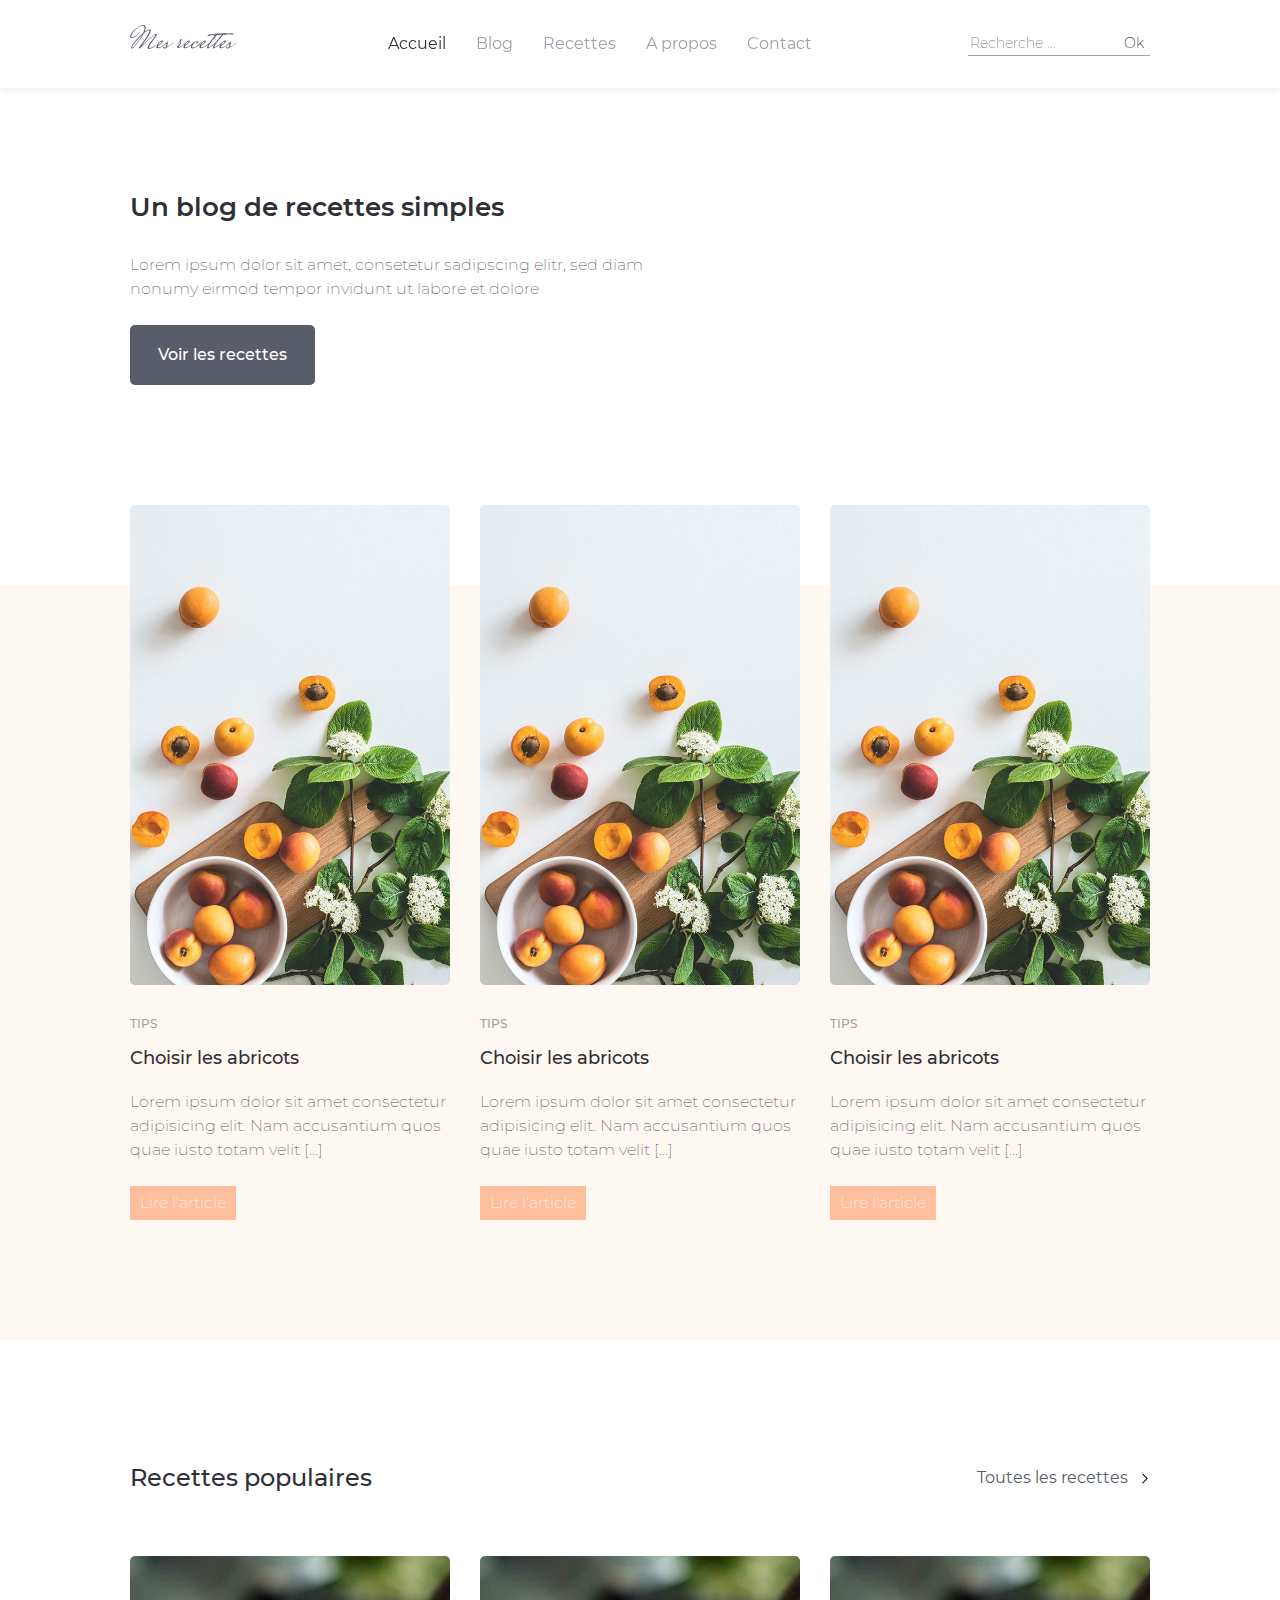
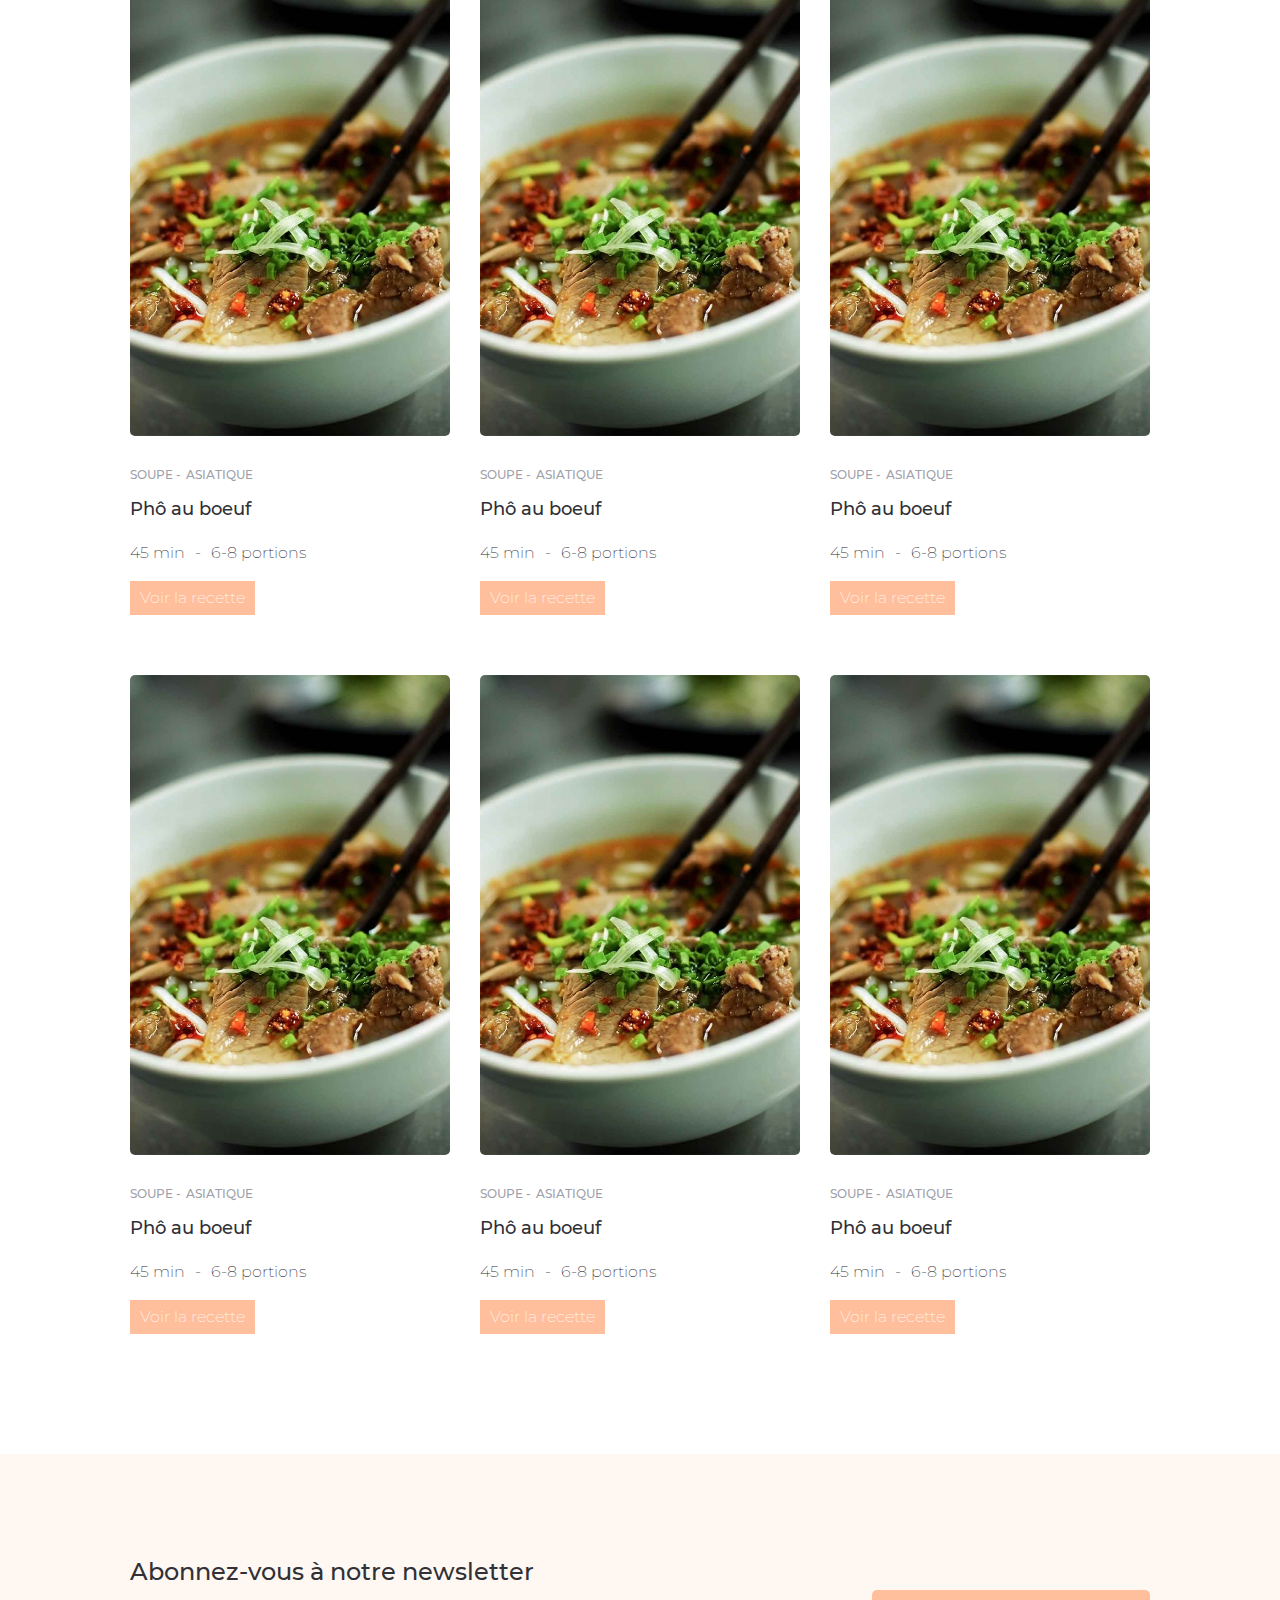
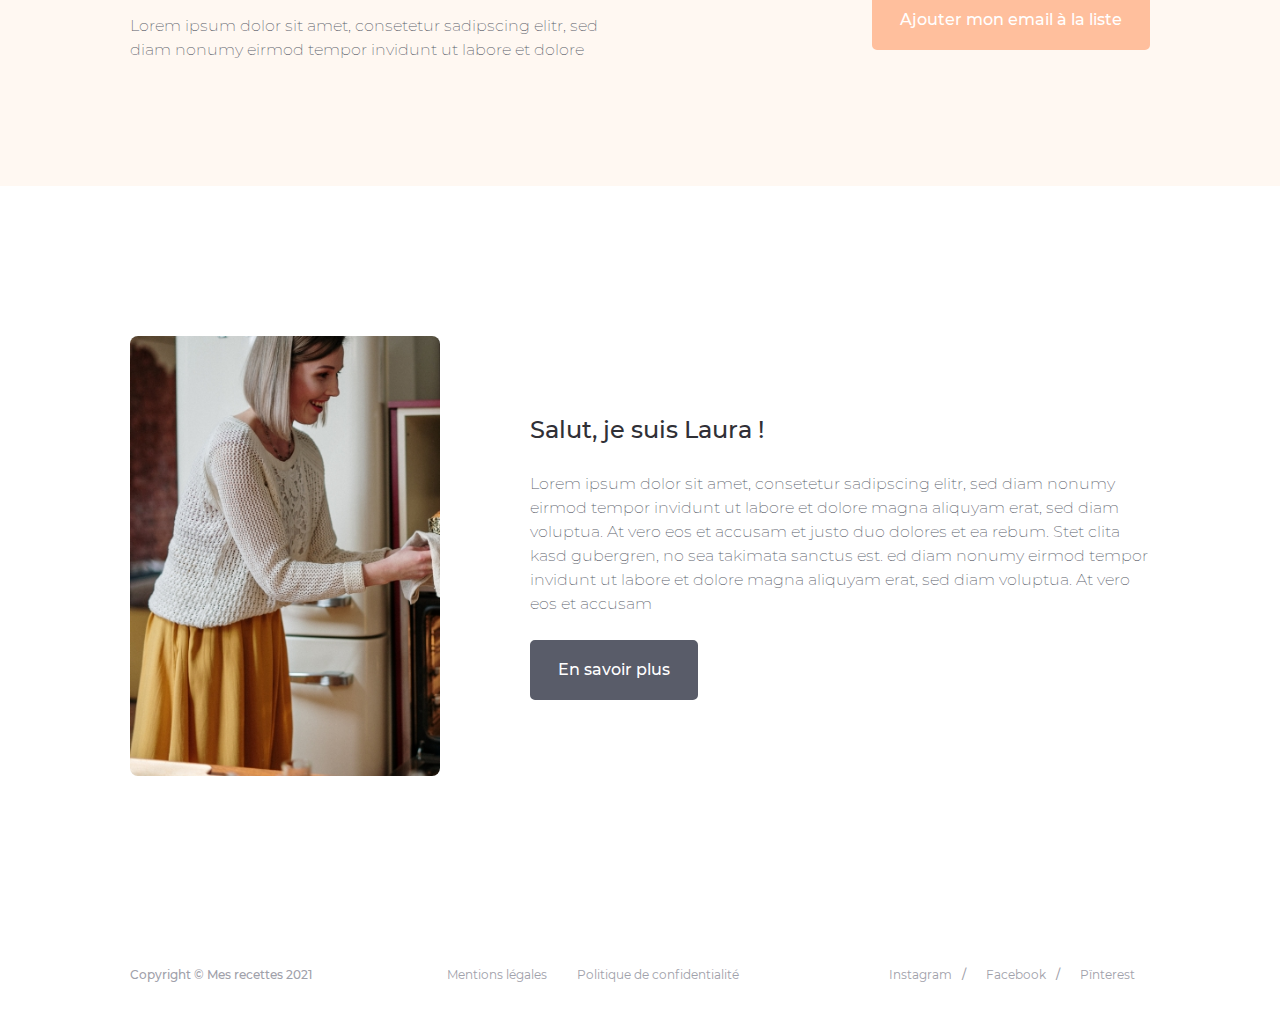
<file: wp-content/themes/mes_recettes/res/index.html>
<!DOCTYPE html>
<html lang="fr">
<head>
	<meta charset="UTF-8">
	<meta name="viewport" content="width=device-width, initial-scale=1.0">
	<title>Document</title>
	<link rel="stylesheet" href="css/reset.css">
	<link rel="stylesheet" href="css/style.css">
</head>
<body>

	<header class="main-header">
		<div class="container">
			<div class="logo">Mes recettes</div>
			<nav class="main-nav">
				<ul class="menu">
					<li class="menu-item"><a href="index.html" class="menu-link active">Accueil</a></li>
					<li class="menu-item"><a href="blog.html" class="menu-link">Blog</a></li>
					<li class="menu-item"><a href="recipe-list.html" class="menu-link">Recettes</a></li>
					<li class="menu-item"><a href="page.html" class="menu-link">A propos</a></li>
					<li class="menu-item"><a href="contact.html" class="menu-link">Contact</a></li>
				</ul>
			</nav>
			<form action="search.html" class="search-form">
				<label for="search" class="sr-only">Rechercher</label>
				<input type="search" id="search" placeholder="Recherche ...">
				<button type="submit">Ok</button>
			</form>
		</div>
	</header>
	<main class="main-content">
		<section class="about">
			<div class="container">
				<h1>Un blog de recettes simples</h1>
				<p>Lorem ipsum dolor sit amet, consetetur sadipscing elitr, sed diam nonumy eirmod tempor invidunt ut labore et dolore</p>
				<a href="recipe-list.html" class="btn">Voir les recettes</a>
			</div>
		</section>
		<section class="latest-news">
			<div class="container">
				<article class="card">
					<img src="img/perfect_peach_card.jpg" alt="Des abricots et de la menthe" class="card-illustration">
					<ul class="card-terms-list">
						<li class="card-terms-item">
							<a href="category.html" class="card-terms-link">Tips</a>
						</li>
					</ul>
					<h2 class="card-title">Choisir les abricots</h2>
					<p class="card-excerpt">Lorem ipsum dolor sit amet consectetur adipisicing elit. Nam accusantium quos quae iusto totam velit [...]</p>
					<a href="article.html" class="card-link">Lire l'article</a>
				</article>
				<article class="card">
					<img src="img/perfect_peach_card.jpg" alt="Des abricots et de la menthe" class="card-illustration">
					<ul class="card-terms-list">
						<li class="card-terms-item">
							<a href="category.html" class="card-terms-link">Tips</a>
						</li>
					</ul>
					<h2 class="card-title">Choisir les abricots</h2>
					<p class="card-excerpt">Lorem ipsum dolor sit amet consectetur adipisicing elit. Nam accusantium quos quae iusto totam velit [...]</p>
					<a href="article.html" class="card-link">Lire l'article</a>
				</article>
				<article class="card">
					<img src="img/perfect_peach_card.jpg" alt="Des abricots et de la menthe" class="card-illustration">
					<ul class="card-terms-list">
						<li class="card-terms-item">
							<a href="category.html" class="card-terms-link">Tips</a>
						</li>
					</ul>
					<h2 class="card-title">Choisir les abricots</h2>
					<p class="card-excerpt">Lorem ipsum dolor sit amet consectetur adipisicing elit. Nam accusantium quos quae iusto totam velit [...]</p>
					<a href="article.html" class="card-link">Lire l'article</a>
				</article>
			</div>
		</section>
		<section class="popular-recipes" id="popular-recipes">
			<div class="container">
				<h2>Recettes populaires</h2>
				<a href="recipe-list.html" class="see-more">Toutes les recettes</a>
				<article class="card">
					<img src="img/pho_boeuf_card.jpg" alt="Pho au boeuf" class="card-illustration">
					<ul class="card-terms-list">
						<li class="card-terms-item">
							<a href="recipe-list-category.html" class="card-terms-link">Soupe</a>
						</li>
						<li class="card-terms-item">
							<a href="recipe-list-category.html" class="card-terms-link">Asiatique</a>
						</li>
					</ul>
					<h3 class="card-title">Phô au boeuf </h3>
					<ul class="card-meta-list">
						<li class="card-meta-item">45 min</li>
						<li class="card-meta-item">6-8 portions</li>
					</ul>
					<a href="recipe.html" class="card-link">Voir la recette</a>
				</article>
				<article class="card">
					<img src="img/pho_boeuf_card.jpg" alt="Pho au boeuf" class="card-illustration">
					<ul class="card-terms-list">
						<li class="card-terms-item">
							<a href="recipe-list-category.html" class="card-terms-link">Soupe</a>
						</li>
						<li class="card-terms-item">
							<a href="recipe-list-category.html" class="card-terms-link">Asiatique</a>
						</li>
					</ul>
					<h3 class="card-title">Phô au boeuf </h3>
					<ul class="card-meta-list">
						<li class="card-meta-item">45 min</li>
						<li class="card-meta-item">6-8 portions</li>
					</ul>
					<a href="recipe.html" class="card-link">Voir la recette</a>
				</article>
				<article class="card">
					<img src="img/pho_boeuf_card.jpg" alt="Pho au boeuf" class="card-illustration">
					<ul class="card-terms-list">
						<li class="card-terms-item">
							<a href="recipe-list-category.html" class="card-terms-link">Soupe</a>
						</li>
						<li class="card-terms-item">
							<a href="recipe-list-category.html" class="card-terms-link">Asiatique</a>
						</li>
					</ul>
					<h3 class="card-title">Phô au boeuf </h3>
					<ul class="card-meta-list">
						<li class="card-meta-item">45 min</li>
						<li class="card-meta-item">6-8 portions</li>
					</ul>
					<a href="recipe.html" class="card-link">Voir la recette</a>
				</article>
				<article class="card">
					<img src="img/pho_boeuf_card.jpg" alt="Pho au boeuf" class="card-illustration">
					<ul class="card-terms-list">
						<li class="card-terms-item">
							<a href="recipe-list-category.html" class="card-terms-link">Soupe</a>
						</li>
						<li class="card-terms-item">
							<a href="recipe-list-category.html" class="card-terms-link">Asiatique</a>
						</li>
					</ul>
					<h3 class="card-title">Phô au boeuf </h3>
					<ul class="card-meta-list">
						<li class="card-meta-item">45 min</li>
						<li class="card-meta-item">6-8 portions</li>
					</ul>
					<a href="recipe.html" class="card-link">Voir la recette</a>
				</article>
				<article class="card">
					<img src="img/pho_boeuf_card.jpg" alt="Pho au boeuf" class="card-illustration">
					<ul class="card-terms-list">
						<li class="card-terms-item">
							<a href="recipe-list-category.html" class="card-terms-link">Soupe</a>
						</li>
						<li class="card-terms-item">
							<a href="recipe-list-category.html" class="card-terms-link">Asiatique</a>
						</li>
					</ul>
					<h3 class="card-title">Phô au boeuf </h3>
					<ul class="card-meta-list">
						<li class="card-meta-item">45 min</li>
						<li class="card-meta-item">6-8 portions</li>
					</ul>
					<a href="recipe.html" class="card-link">Voir la recette</a>
				</article>
				<article class="card">
					<img src="img/pho_boeuf_card.jpg" alt="Pho au boeuf" class="card-illustration">
					<ul class="card-terms-list">
						<li class="card-terms-item">
							<a href="recipe-list-category.html" class="card-terms-link">Soupe</a>
						</li>
						<li class="card-terms-item">
							<a href="recipe-list-category.html" class="card-terms-link">Asiatique</a>
						</li>
					</ul>
					<h3 class="card-title">Phô au boeuf </h3>
					<ul class="card-meta-list">
						<li class="card-meta-item">45 min</li>
						<li class="card-meta-item">6-8 portions</li>
					</ul>
					<a href="recipe.html" class="card-link">Voir la recette</a>
				</article>
			</div>
		</section>
		<section class="subscribe">
			<div class="container">
				<div class="subscribe-content">
					<h2>Abonnez-vous à notre newsletter</h2>
					<p>Lorem ipsum dolor sit amet, consetetur sadipscing elitr, sed diam nonumy eirmod tempor invidunt ut labore et dolore</p>
				</div>
				<div class="subscribe-link">
					<a href="#" class="btn btn-secondary">Ajouter mon email à la liste</a>
				</div>
			</div>
		</section>
		<section class="who-am-i">
			<div class="container">
				<figure class="who-am-i-illustration">
					<img src="img/laura.jpg" alt="Hi hi hi, je suis Laura">
				</figure>
				<div class="who-am-i-content">
					<h2>Salut, je suis Laura !</h2>
					<p>Lorem ipsum dolor sit amet, consetetur sadipscing elitr, sed diam nonumy eirmod tempor invidunt ut labore et dolore magna aliquyam erat, sed diam voluptua. At vero eos et accusam et justo duo dolores et ea rebum. Stet clita kasd gubergren, no sea takimata sanctus est. ed diam nonumy eirmod tempor invidunt ut labore et dolore magna aliquyam erat, sed diam voluptua. At vero eos et accusam</p>
					<a href="page.html" class="btn">En savoir plus</a>
				</div>
			</div>
		</section>
	</main>
	<footer class="main-footer">
		<div class="container">
			<div class="copyright">Copyright &copy; Mes recettes 2021</div>
			<nav class="footer-nav">
				<ul class="menu">
					<li class="menu-item"><a href="page.html" class="menu-link">Mentions légales</a></li>
					<li class="menu-item"><a href="page.html" class="menu-link">Politique de confidentialité</a></li>
				</ul>
			</nav>
			<nav class="social-nav">
				<ul class="menu">
					<li class="menu-item"><a href="#" class="menu-link">Instagram</a></li>
					<li class="menu-item"><a href="#" class="menu-link">Facebook</a></li>
					<li class="menu-item"><a href="#" class="menu-link">Pïnterest</a></li>
				</ul>
			</nav>
		</div>
	</footer>

</body>
</html>
</file>
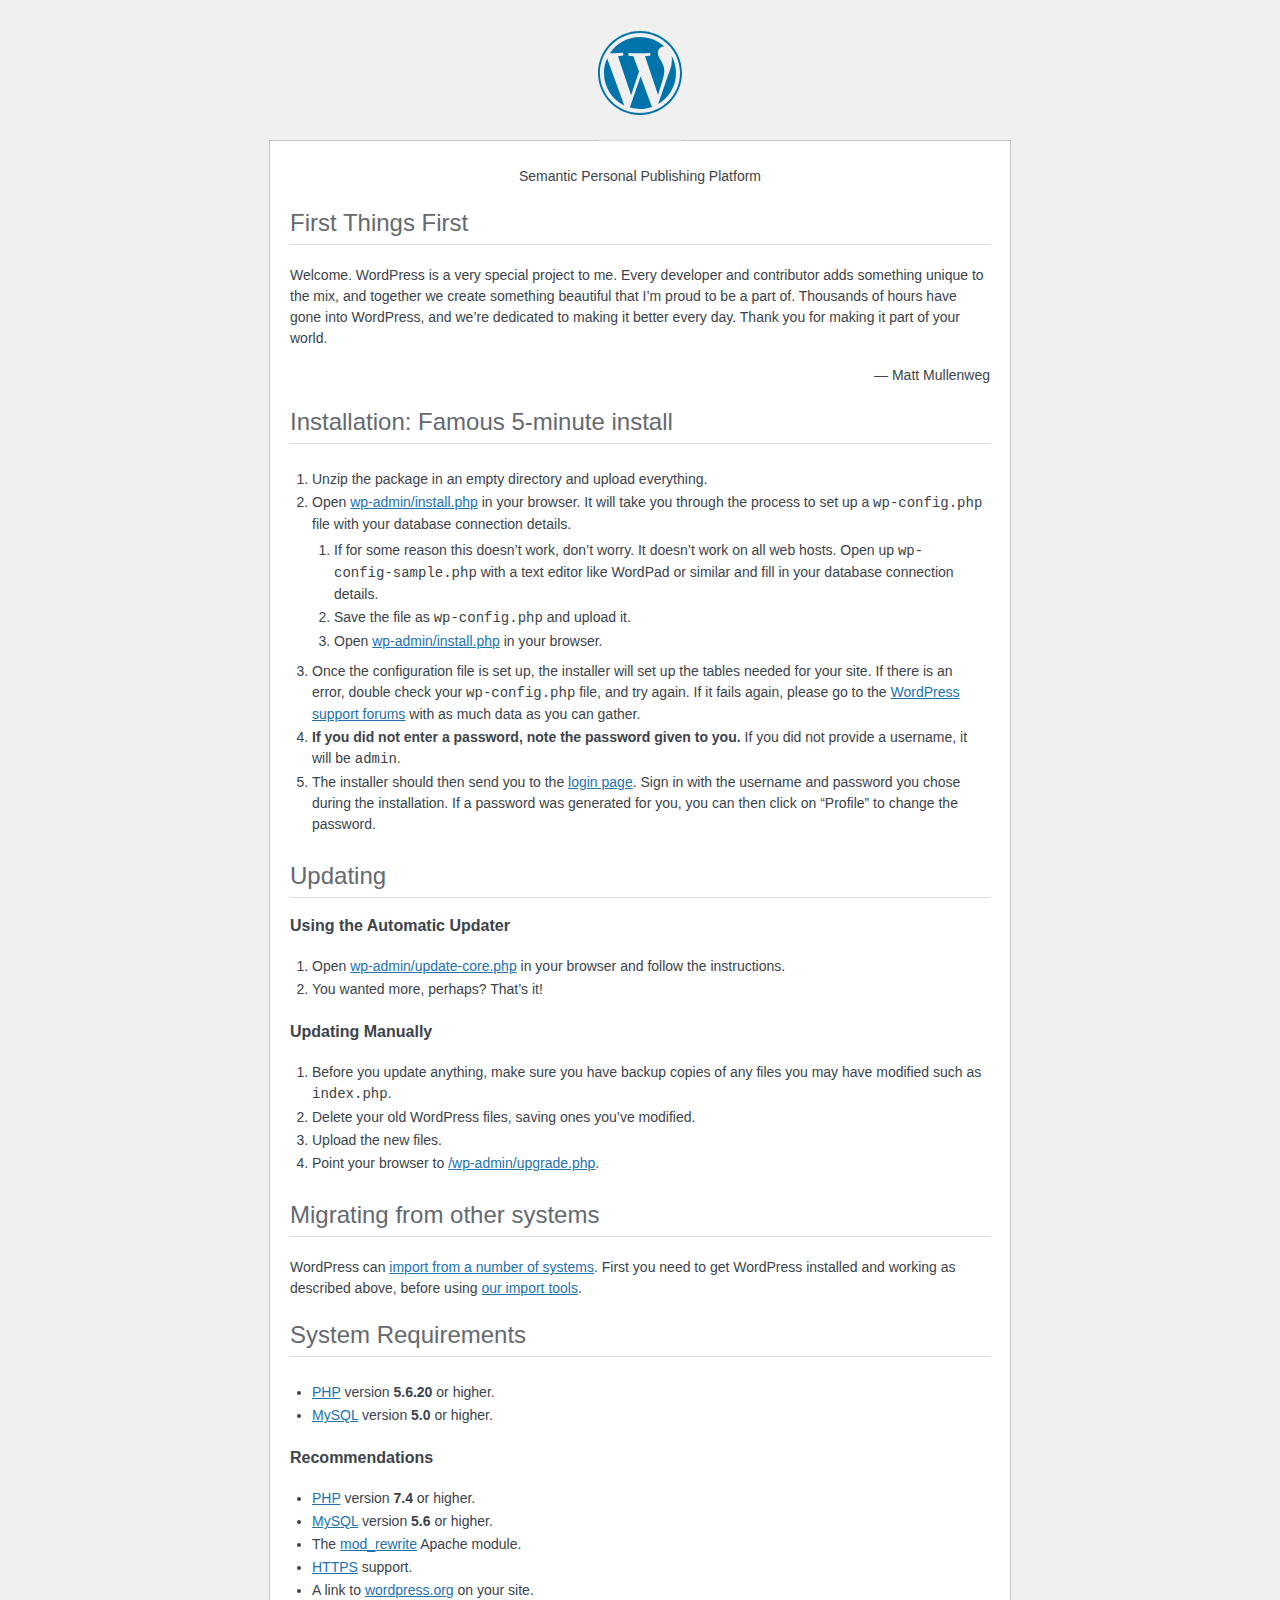
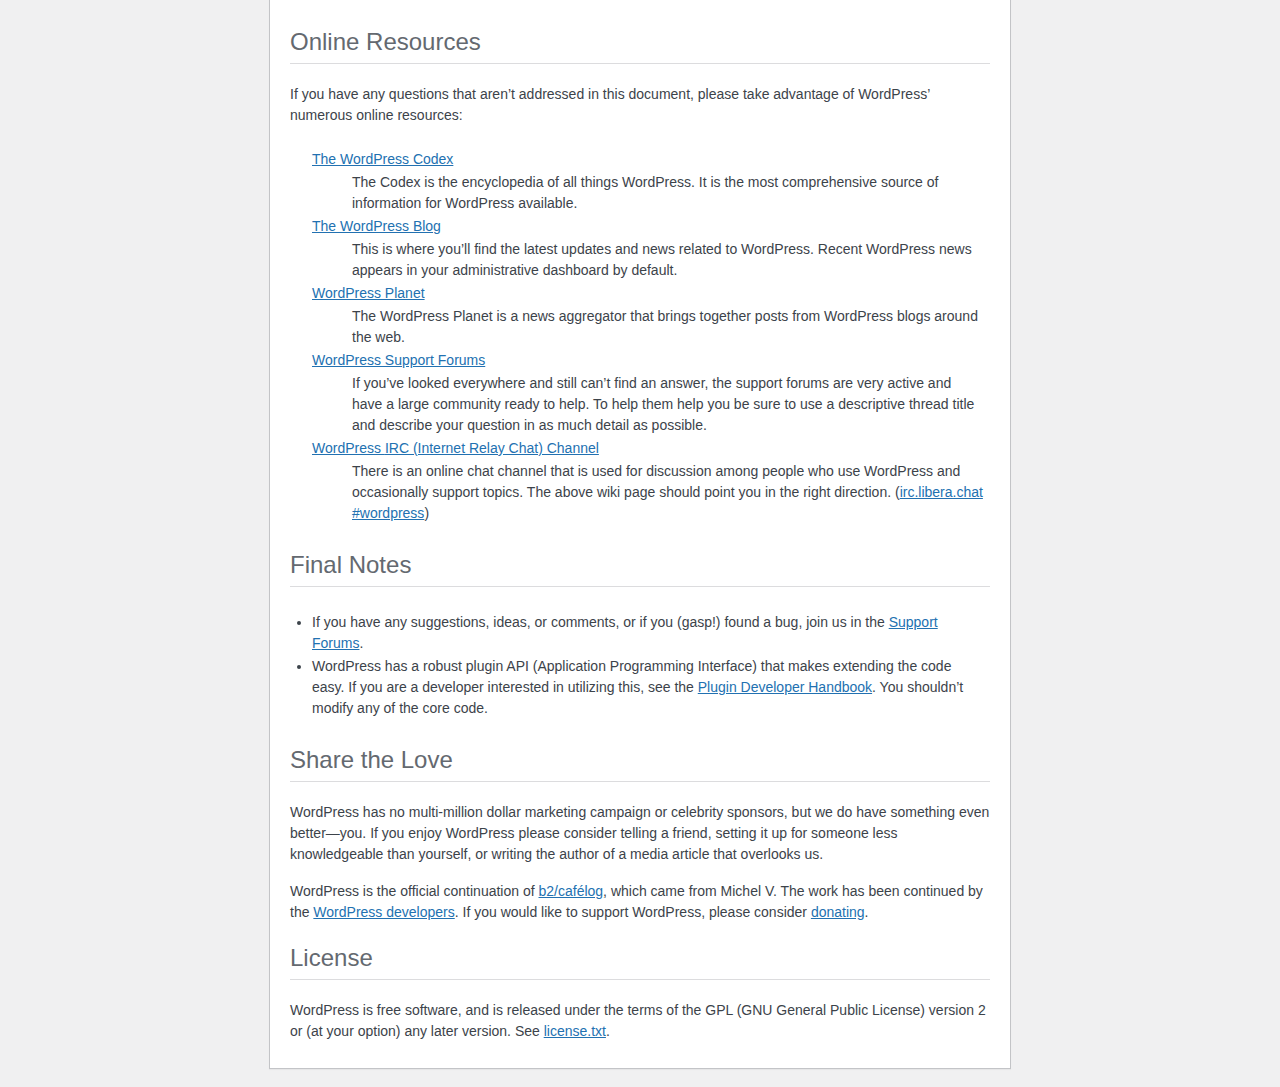
<file: readme.html>
<!DOCTYPE html>
<html lang="en">
<head>
	<meta name="viewport" content="width=device-width" />
	<meta http-equiv="Content-Type" content="text/html; charset=utf-8" />
	<title>WordPress &#8250; ReadMe</title>
	<link rel="stylesheet" href="wp-admin/css/install.css?ver=20100228" type="text/css" />
</head>
<body>
<h1 id="logo">
	<a href="https://wordpress.org/"><img alt="WordPress" src="wp-admin/images/wordpress-logo.png" /></a>
</h1>
<p style="text-align: center">Semantic Personal Publishing Platform</p>

<h2>First Things First</h2>
<p>Welcome. WordPress is a very special project to me. Every developer and contributor adds something unique to the mix, and together we create something beautiful that I&#8217;m proud to be a part of. Thousands of hours have gone into WordPress, and we&#8217;re dedicated to making it better every day. Thank you for making it part of your world.</p>
<p style="text-align: right">&#8212; Matt Mullenweg</p>

<h2>Installation: Famous 5-minute install</h2>
<ol>
	<li>Unzip the package in an empty directory and upload everything.</li>
	<li>Open <span class="file"><a href="wp-admin/install.php">wp-admin/install.php</a></span> in your browser. It will take you through the process to set up a <code>wp-config.php</code> file with your database connection details.
		<ol>
			<li>If for some reason this doesn&#8217;t work, don&#8217;t worry. It doesn&#8217;t work on all web hosts. Open up <code>wp-config-sample.php</code> with a text editor like WordPad or similar and fill in your database connection details.</li>
			<li>Save the file as <code>wp-config.php</code> and upload it.</li>
			<li>Open <span class="file"><a href="wp-admin/install.php">wp-admin/install.php</a></span> in your browser.</li>
		</ol>
	</li>
	<li>Once the configuration file is set up, the installer will set up the tables needed for your site. If there is an error, double check your <code>wp-config.php</code> file, and try again. If it fails again, please go to the <a href="https://wordpress.org/support/forums/">WordPress support forums</a> with as much data as you can gather.</li>
	<li><strong>If you did not enter a password, note the password given to you.</strong> If you did not provide a username, it will be <code>admin</code>.</li>
	<li>The installer should then send you to the <a href="wp-login.php">login page</a>. Sign in with the username and password you chose during the installation. If a password was generated for you, you can then click on &#8220;Profile&#8221; to change the password.</li>
</ol>

<h2>Updating</h2>
<h3>Using the Automatic Updater</h3>
<ol>
	<li>Open <span class="file"><a href="wp-admin/update-core.php">wp-admin/update-core.php</a></span> in your browser and follow the instructions.</li>
	<li>You wanted more, perhaps? That&#8217;s it!</li>
</ol>

<h3>Updating Manually</h3>
<ol>
	<li>Before you update anything, make sure you have backup copies of any files you may have modified such as <code>index.php</code>.</li>
	<li>Delete your old WordPress files, saving ones you&#8217;ve modified.</li>
	<li>Upload the new files.</li>
	<li>Point your browser to <span class="file"><a href="wp-admin/upgrade.php">/wp-admin/upgrade.php</a>.</span></li>
</ol>

<h2>Migrating from other systems</h2>
<p>WordPress can <a href="https://wordpress.org/support/article/importing-content/">import from a number of systems</a>. First you need to get WordPress installed and working as described above, before using <a href="wp-admin/import.php">our import tools</a>.</p>

<h2>System Requirements</h2>
<ul>
	<li><a href="https://secure.php.net/">PHP</a> version <strong>5.6.20</strong> or higher.</li>
	<li><a href="https://www.mysql.com/">MySQL</a> version <strong>5.0</strong> or higher.</li>
</ul>

<h3>Recommendations</h3>
<ul>
	<li><a href="https://secure.php.net/">PHP</a> version <strong>7.4</strong> or higher.</li>
	<li><a href="https://www.mysql.com/">MySQL</a> version <strong>5.6</strong> or higher.</li>
	<li>The <a href="https://httpd.apache.org/docs/2.2/mod/mod_rewrite.html">mod_rewrite</a> Apache module.</li>
	<li><a href="https://wordpress.org/news/2016/12/moving-toward-ssl/">HTTPS</a> support.</li>
	<li>A link to <a href="https://wordpress.org/">wordpress.org</a> on your site.</li>
</ul>

<h2>Online Resources</h2>
<p>If you have any questions that aren&#8217;t addressed in this document, please take advantage of WordPress&#8217; numerous online resources:</p>
<dl>
	<dt><a href="https://codex.wordpress.org/">The WordPress Codex</a></dt>
		<dd>The Codex is the encyclopedia of all things WordPress. It is the most comprehensive source of information for WordPress available.</dd>
	<dt><a href="https://wordpress.org/news/">The WordPress Blog</a></dt>
		<dd>This is where you&#8217;ll find the latest updates and news related to WordPress. Recent WordPress news appears in your administrative dashboard by default.</dd>
	<dt><a href="https://planet.wordpress.org/">WordPress Planet</a></dt>
		<dd>The WordPress Planet is a news aggregator that brings together posts from WordPress blogs around the web.</dd>
	<dt><a href="https://wordpress.org/support/forums/">WordPress Support Forums</a></dt>
		<dd>If you&#8217;ve looked everywhere and still can&#8217;t find an answer, the support forums are very active and have a large community ready to help. To help them help you be sure to use a descriptive thread title and describe your question in as much detail as possible.</dd>
	<dt><a href="https://make.wordpress.org/support/handbook/appendix/other-support-locations/introduction-to-irc/">WordPress <abbr>IRC</abbr> (Internet Relay Chat) Channel</a></dt>
		<dd>There is an online chat channel that is used for discussion among people who use WordPress and occasionally support topics. The above wiki page should point you in the right direction. (<a href="https://web.libera.chat/#wordpress">irc.libera.chat #wordpress</a>)</dd>
</dl>

<h2>Final Notes</h2>
<ul>
	<li>If you have any suggestions, ideas, or comments, or if you (gasp!) found a bug, join us in the <a href="https://wordpress.org/support/forums/">Support Forums</a>.</li>
	<li>WordPress has a robust plugin <abbr>API</abbr> (Application Programming Interface) that makes extending the code easy. If you are a developer interested in utilizing this, see the <a href="https://developer.wordpress.org/plugins/">Plugin Developer Handbook</a>. You shouldn&#8217;t modify any of the core code.</li>
</ul>

<h2>Share the Love</h2>
<p>WordPress has no multi-million dollar marketing campaign or celebrity sponsors, but we do have something even better&#8212;you. If you enjoy WordPress please consider telling a friend, setting it up for someone less knowledgeable than yourself, or writing the author of a media article that overlooks us.</p>

<p>WordPress is the official continuation of <a href="http://cafelog.com/">b2/caf&#233;log</a>, which came from Michel V. The work has been continued by the <a href="https://wordpress.org/about/">WordPress developers</a>. If you would like to support WordPress, please consider <a href="https://wordpress.org/donate/">donating</a>.</p>

<h2>License</h2>
<p>WordPress is free software, and is released under the terms of the <abbr>GPL</abbr> (GNU General Public License) version 2 or (at your option) any later version. See <a href="license.txt">license.txt</a>.</p>

</body>
</html>
</file>
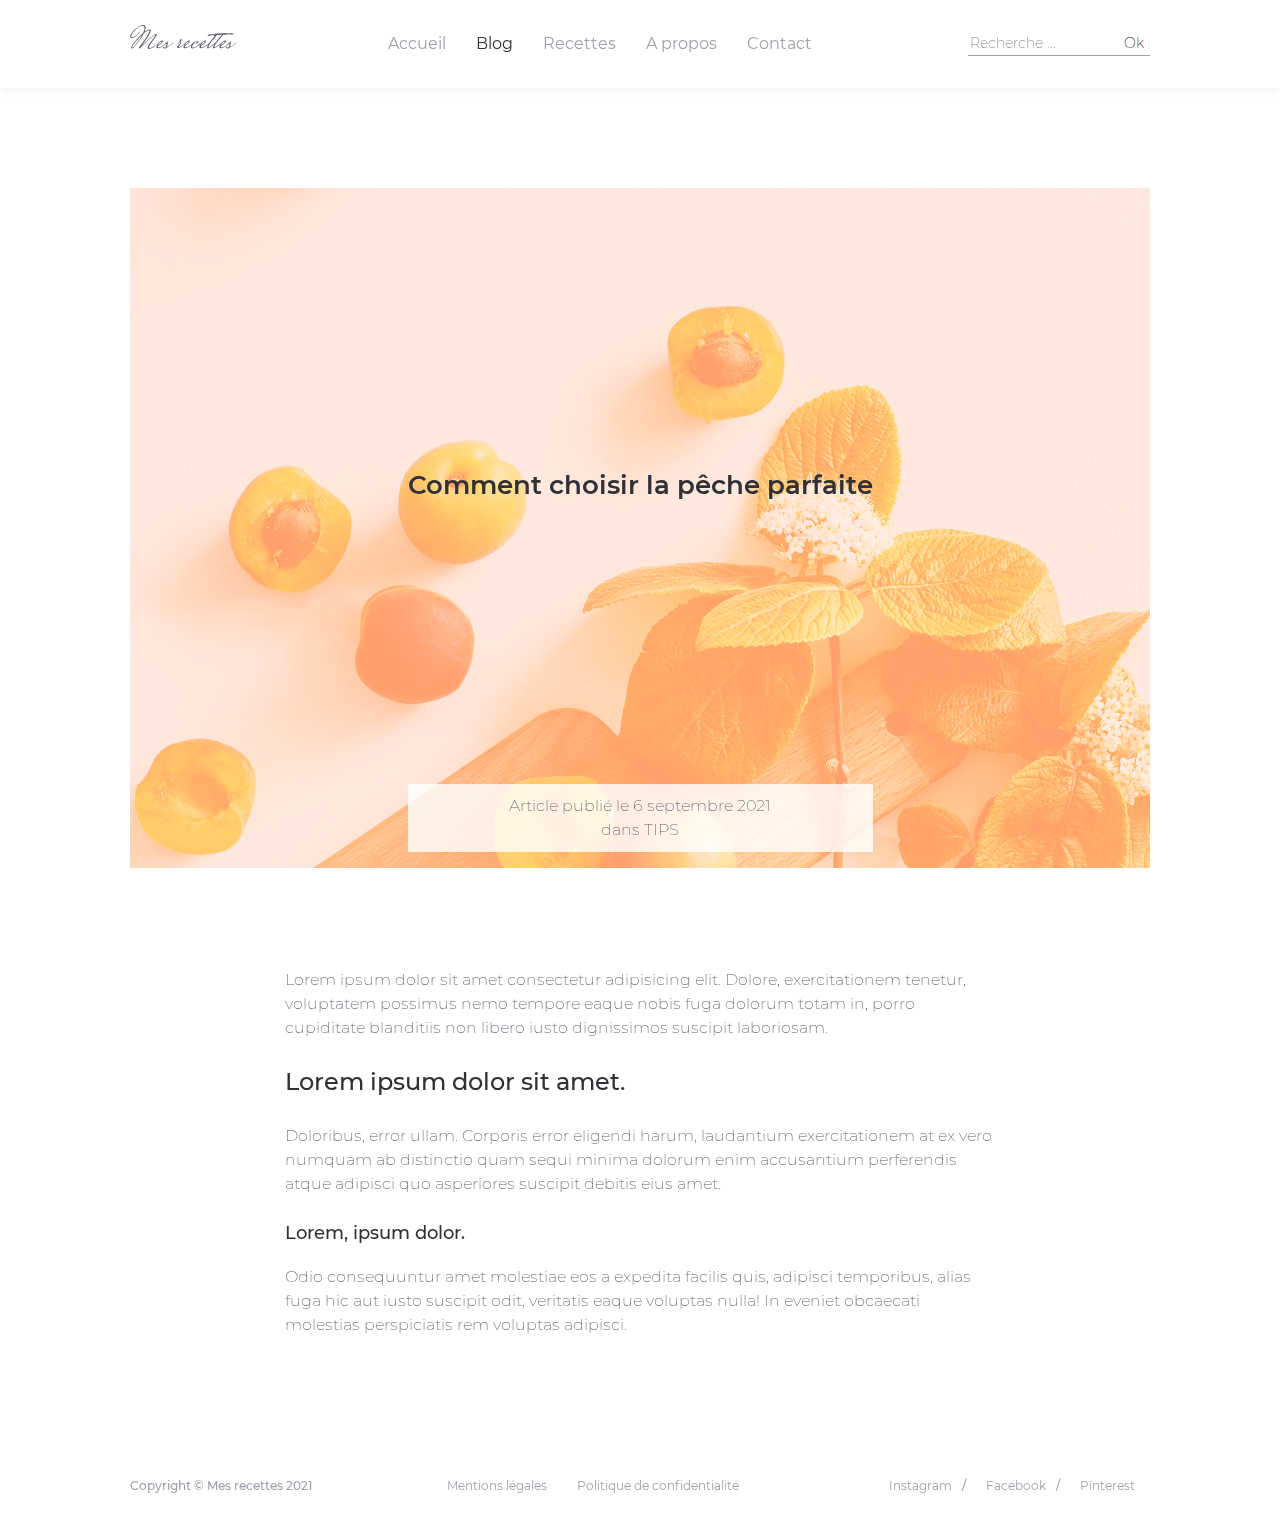
<file: wp-content/themes/mes_recettes/res/article.html>
<!DOCTYPE html>
<html lang="fr">
<head>
	<meta charset="UTF-8">
	<meta name="viewport" content="width=device-width, initial-scale=1.0">
	<title>Document</title>
	<link rel="stylesheet" href="css/reset.css">
	<link rel="stylesheet" href="css/style.css">
</head>
<body>

	<header class="main-header">
		<div class="container">
			<div class="logo">Mes recettes</div>
			<nav class="main-nav">
				<ul class="menu">
					<li class="menu-item"><a href="index.html" class="menu-link">Accueil</a></li>
					<li class="menu-item"><a href="blog.html" class="menu-link active">Blog</a></li>
					<li class="menu-item"><a href="recipe-list.html" class="menu-link">Recettes</a></li>
					<li class="menu-item"><a href="page.html" class="menu-link">A propos</a></li>
					<li class="menu-item"><a href="contact.html" class="menu-link">Contact</a></li>
				</ul>
			</nav>
			<form action="search.html" class="search-form">
				<label for="search" class="sr-only">Rechercher</label>
				<input type="search" id="search" placeholder="Recherche ...">
				<button type="submit">Ok</button>
			</form>
		</div>
	</header>
	<main class="main-content">
		<article class="post">
			<header class="post-header">
				<div class="container">
					<figure class="post-header-illustration">
						<img src="img/perfect_peach_full.jpg" alt="La pêche parfaite est-elle un abricot ?" class="post-header-img">
					</figure>
					<div class="post-header-content">
						<h1 class="post-title">Comment choisir la pêche parfaite</h1>
						<ul class="post-meta-list">
							<li class="post-meta-item date">Article publié le 6 septembre 2021</li>
							<li class="post-meta-item quantity">dans <a href="category.html">Tips</a></li>
						</ul>
					</div>

				</div>
			</header>
			<section class="post-content">
				<div class="container container-narrow">
					<p>Lorem ipsum dolor sit amet consectetur adipisicing elit. Dolore, exercitationem tenetur, voluptatem possimus nemo tempore eaque nobis fuga dolorum totam in, porro cupiditate blanditiis non libero iusto dignissimos suscipit laboriosam.</p>
					<h2>Lorem ipsum dolor sit amet.</h2>
					<p>Doloribus, error ullam. Corporis error eligendi harum, laudantium exercitationem at ex vero numquam ab distinctio quam sequi minima dolorum enim accusantium perferendis atque adipisci quo asperiores suscipit debitis eius amet.</p>
					<h3>Lorem, ipsum dolor.</h3>
					<p>Odio consequuntur amet molestiae eos a expedita facilis quis, adipisci temporibus, alias fuga hic aut iusto suscipit odit, veritatis eaque voluptas nulla! In eveniet obcaecati molestias perspiciatis rem voluptas adipisci.</p>
				</div>
			</section>
		</article>
	</main>
	<footer class="main-footer">
		<div class="container">
			<div class="copyright">Copyright &copy; Mes recettes 2021</div>
			<nav class="footer-nav">
				<ul class="menu">
					<li class="menu-item"><a href="page.html" class="menu-link">Mentions légales</a></li>
					<li class="menu-item"><a href="page.html" class="menu-link">Politique de confidentialité</a></li>
				</ul>
			</nav>
			<nav class="social-nav">
				<ul class="menu">
					<li class="menu-item"><a href="#" class="menu-link">Instagram</a></li>
					<li class="menu-item"><a href="#" class="menu-link">Facebook</a></li>
					<li class="menu-item"><a href="#" class="menu-link">Pïnterest</a></li>
				</ul>
			</nav>
		</div>
	</footer>

</body>
</html>
</file>
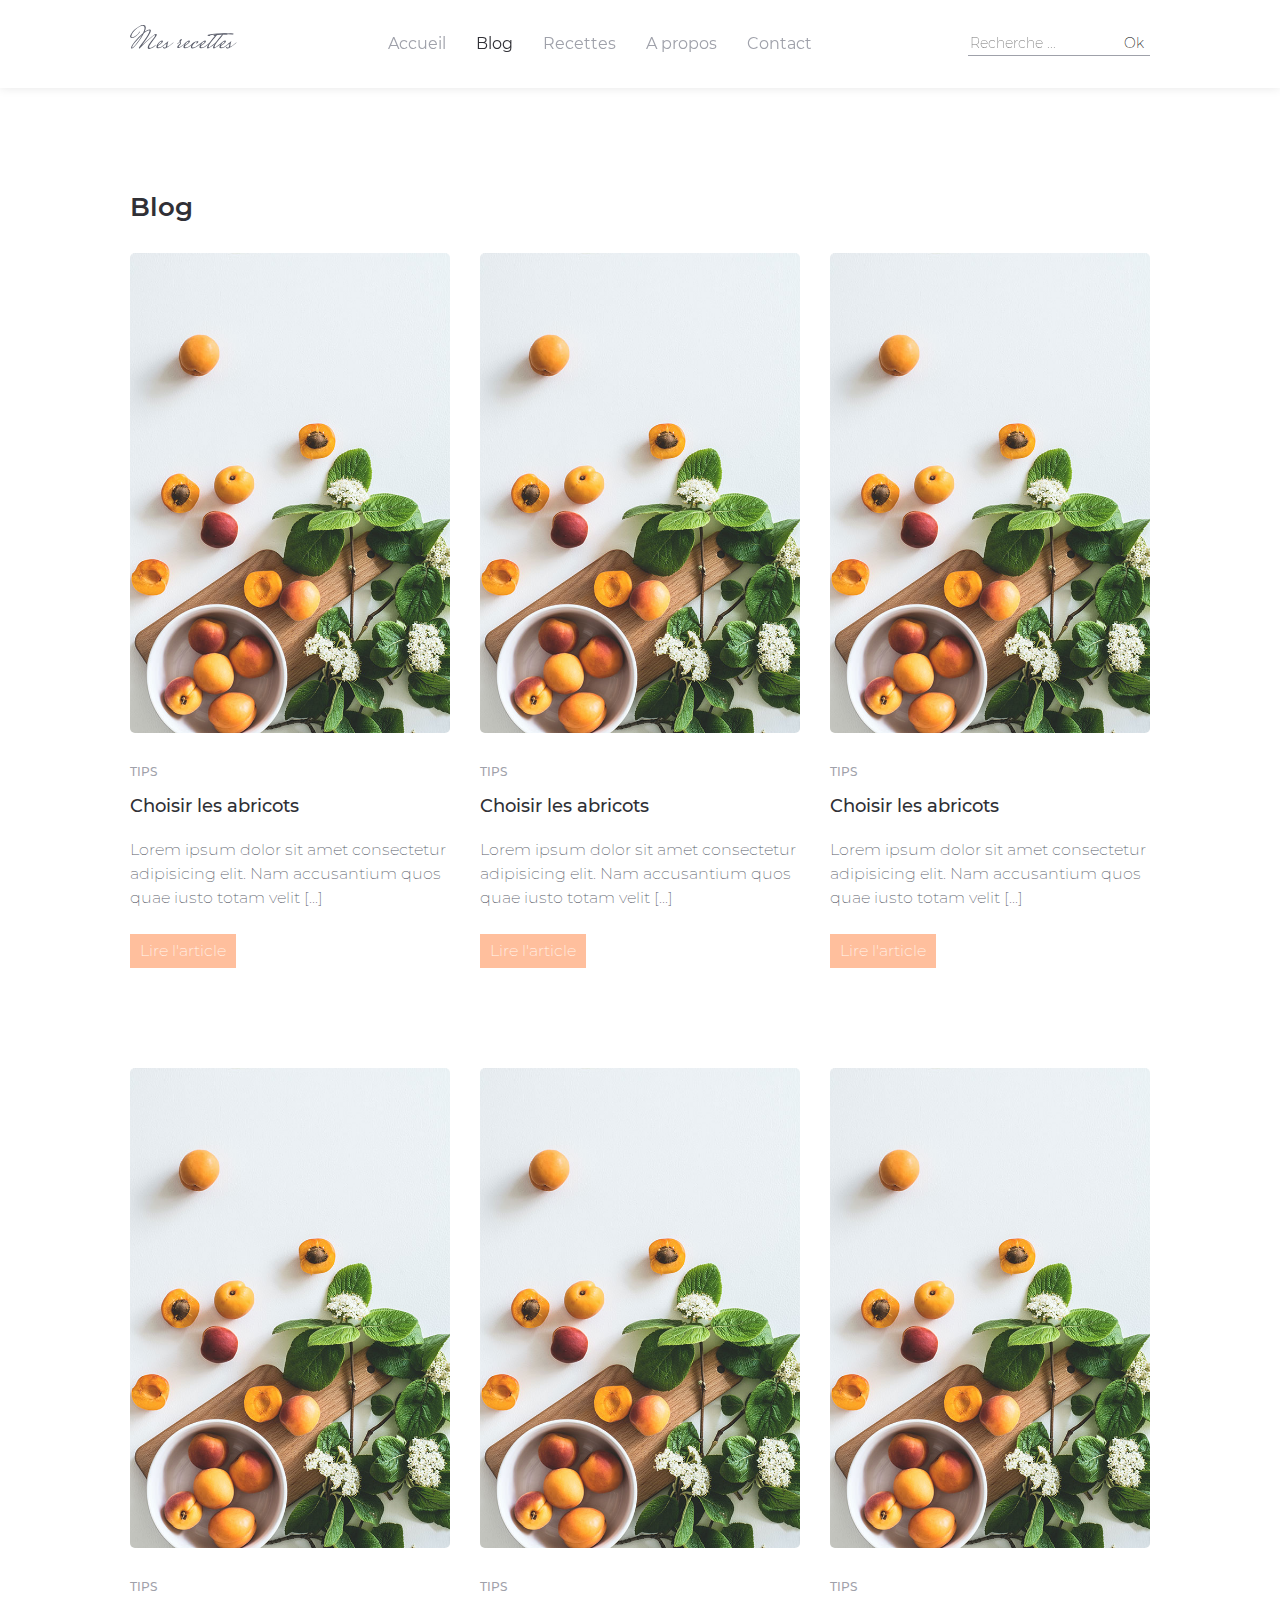
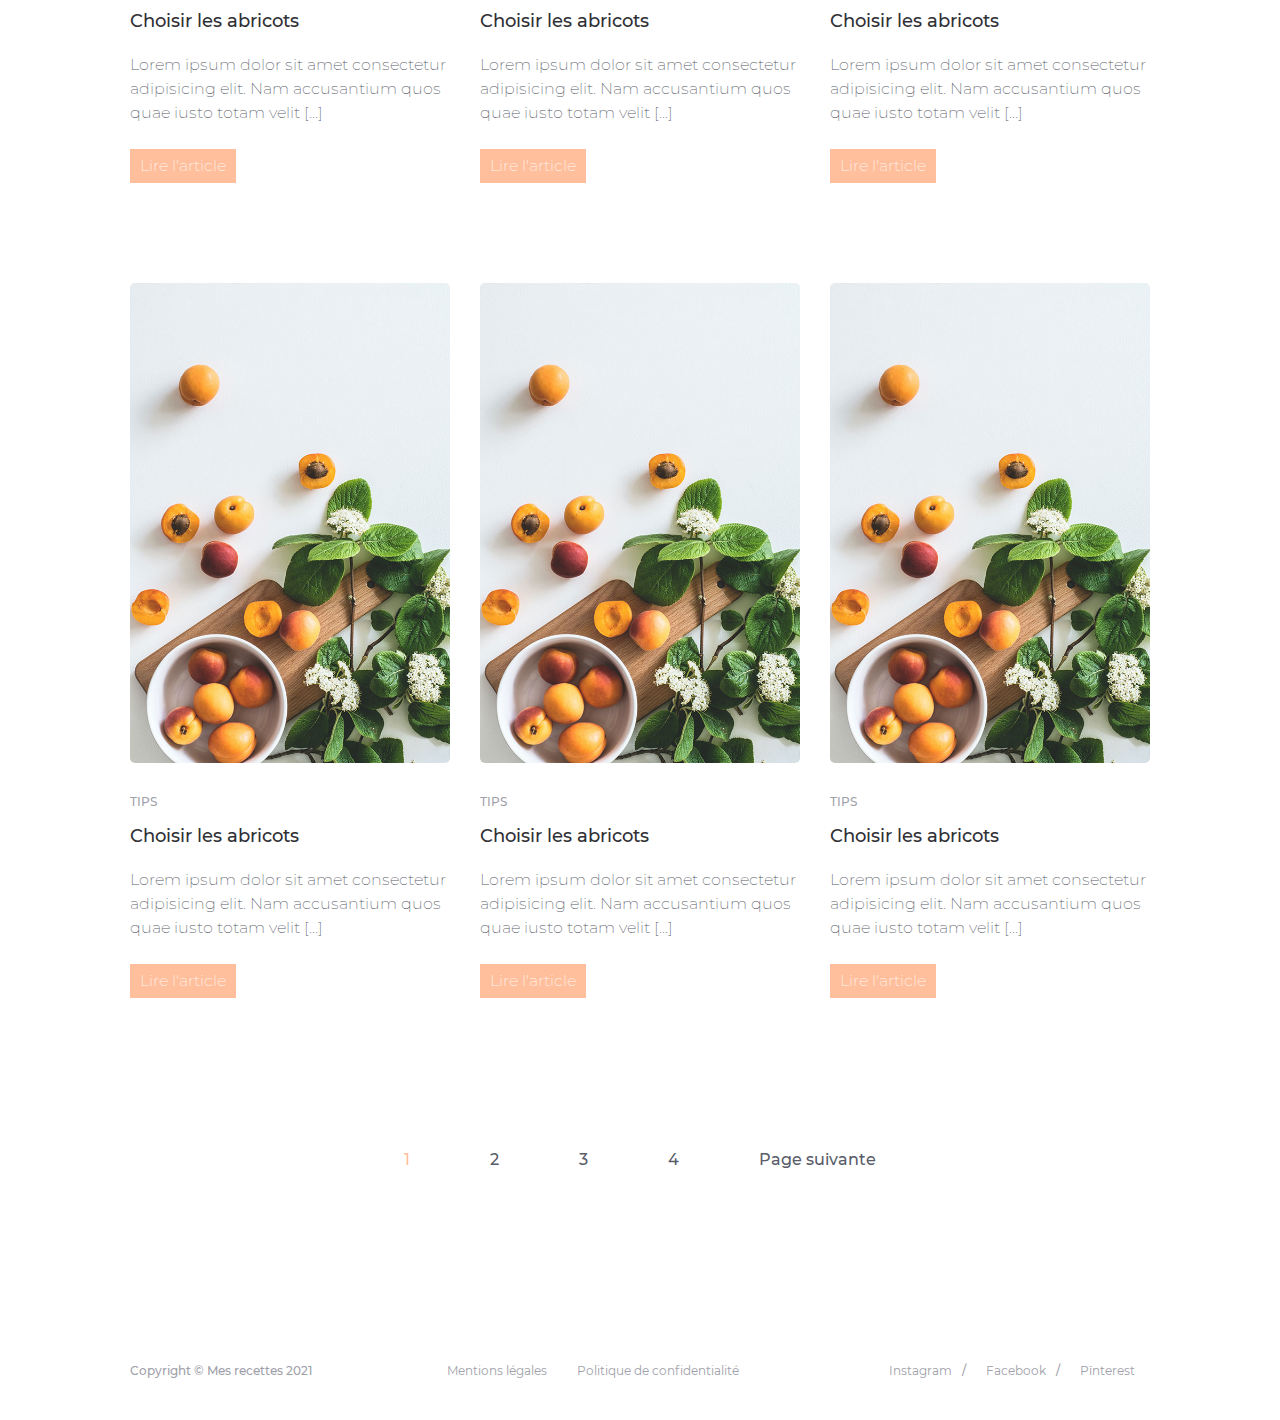
<file: wp-content/themes/mes_recettes/res/blog.html>
<!DOCTYPE html>
<html lang="fr">
<head>
	<meta charset="UTF-8">
	<meta name="viewport" content="width=device-width, initial-scale=1.0">
	<title>Document</title>
	<link rel="stylesheet" href="css/reset.css">
	<link rel="stylesheet" href="css/style.css">
</head>
<body>

	<header class="main-header">
		<div class="container">
			<div class="logo">Mes recettes</div>
			<nav class="main-nav">
				<ul class="menu">
					<li class="menu-item"><a href="index.html" class="menu-link">Accueil</a></li>
					<li class="menu-item"><a href="blog.html" class="menu-link active">Blog</a></li>
					<li class="menu-item"><a href="recipe-list.html" class="menu-link">Recettes</a></li>
					<li class="menu-item"><a href="page.html" class="menu-link">A propos</a></li>
					<li class="menu-item"><a href="contact.html" class="menu-link">Contact</a></li>
				</ul>
			</nav>
			<form action="search.html" class="search-form">
				<label for="search" class="sr-only">Rechercher</label>
				<input type="search" id="search" placeholder="Recherche ...">
				<button type="submit">Ok</button>
			</form>
		</div>
	</header>
	<main class="main-content">
		<div class="container">
			<h1>Blog</h1>
			<div class="blog-grid">
				<article class="card">
					<img src="img/perfect_peach_card.jpg" alt="Des abricots et de la menthe" class="card-illustration">
					<ul class="card-terms-list">
						<li class="card-terms-item">
							<a href="category.html" class="card-terms-link">Tips</a>
						</li>
					</ul>
					<h2 class="card-title">Choisir les abricots</h2>
					<p class="card-excerpt">Lorem ipsum dolor sit amet consectetur adipisicing elit. Nam accusantium quos quae iusto totam velit [...]</p>
					<a href="article.html" class="card-link">Lire l'article</a>
				</article>
				<article class="card">
					<img src="img/perfect_peach_card.jpg" alt="Des abricots et de la menthe" class="card-illustration">
					<ul class="card-terms-list">
						<li class="card-terms-item">
							<a href="category.html" class="card-terms-link">Tips</a>
						</li>
					</ul>
					<h2 class="card-title">Choisir les abricots</h2>
					<p class="card-excerpt">Lorem ipsum dolor sit amet consectetur adipisicing elit. Nam accusantium quos quae iusto totam velit [...]</p>
					<a href="article.html" class="card-link">Lire l'article</a>
				</article>
				<article class="card">
					<img src="img/perfect_peach_card.jpg" alt="Des abricots et de la menthe" class="card-illustration">
					<ul class="card-terms-list">
						<li class="card-terms-item">
							<a href="category.html" class="card-terms-link">Tips</a>
						</li>
					</ul>
					<h2 class="card-title">Choisir les abricots</h2>
					<p class="card-excerpt">Lorem ipsum dolor sit amet consectetur adipisicing elit. Nam accusantium quos quae iusto totam velit [...]</p>
					<a href="article.html" class="card-link">Lire l'article</a>
				</article>
				<article class="card">
					<img src="img/perfect_peach_card.jpg" alt="Des abricots et de la menthe" class="card-illustration">
					<ul class="card-terms-list">
						<li class="card-terms-item">
							<a href="category.html" class="card-terms-link">Tips</a>
						</li>
					</ul>
					<h2 class="card-title">Choisir les abricots</h2>
					<p class="card-excerpt">Lorem ipsum dolor sit amet consectetur adipisicing elit. Nam accusantium quos quae iusto totam velit [...]</p>
					<a href="article.html" class="card-link">Lire l'article</a>
				</article>
				<article class="card">
					<img src="img/perfect_peach_card.jpg" alt="Des abricots et de la menthe" class="card-illustration">
					<ul class="card-terms-list">
						<li class="card-terms-item">
							<a href="category.html" class="card-terms-link">Tips</a>
						</li>
					</ul>
					<h2 class="card-title">Choisir les abricots</h2>
					<p class="card-excerpt">Lorem ipsum dolor sit amet consectetur adipisicing elit. Nam accusantium quos quae iusto totam velit [...]</p>
					<a href="article.html" class="card-link">Lire l'article</a>
				</article>
				<article class="card">
					<img src="img/perfect_peach_card.jpg" alt="Des abricots et de la menthe" class="card-illustration">
					<ul class="card-terms-list">
						<li class="card-terms-item">
							<a href="category.html" class="card-terms-link">Tips</a>
						</li>
					</ul>
					<h2 class="card-title">Choisir les abricots</h2>
					<p class="card-excerpt">Lorem ipsum dolor sit amet consectetur adipisicing elit. Nam accusantium quos quae iusto totam velit [...]</p>
					<a href="article.html" class="card-link">Lire l'article</a>
				</article>
				<article class="card">
					<img src="img/perfect_peach_card.jpg" alt="Des abricots et de la menthe" class="card-illustration">
					<ul class="card-terms-list">
						<li class="card-terms-item">
							<a href="category.html" class="card-terms-link">Tips</a>
						</li>
					</ul>
					<h2 class="card-title">Choisir les abricots</h2>
					<p class="card-excerpt">Lorem ipsum dolor sit amet consectetur adipisicing elit. Nam accusantium quos quae iusto totam velit [...]</p>
					<a href="article.html" class="card-link">Lire l'article</a>
				</article>
				<article class="card">
					<img src="img/perfect_peach_card.jpg" alt="Des abricots et de la menthe" class="card-illustration">
					<ul class="card-terms-list">
						<li class="card-terms-item">
							<a href="category.html" class="card-terms-link">Tips</a>
						</li>
					</ul>
					<h2 class="card-title">Choisir les abricots</h2>
					<p class="card-excerpt">Lorem ipsum dolor sit amet consectetur adipisicing elit. Nam accusantium quos quae iusto totam velit [...]</p>
					<a href="article.html" class="card-link">Lire l'article</a>
				</article>
				<article class="card">
					<img src="img/perfect_peach_card.jpg" alt="Des abricots et de la menthe" class="card-illustration">
					<ul class="card-terms-list">
						<li class="card-terms-item">
							<a href="category.html" class="card-terms-link">Tips</a>
						</li>
					</ul>
					<h2 class="card-title">Choisir les abricots</h2>
					<p class="card-excerpt">Lorem ipsum dolor sit amet consectetur adipisicing elit. Nam accusantium quos quae iusto totam velit [...]</p>
					<a href="article.html" class="card-link">Lire l'article</a>
				</article>
			</div>
			<nav class="pagination">
				<span class="page-numbers current">1</span>
				<a href="#" class="page-numbers">2</a>
				<a href="#" class="page-numbers">3</a>
				<a href="#" class="page-numbers">4</a>
				<a href="#" class="next page-numbers">Page suivante</a>
			</nav>
		</div>
	</main>
	<footer class="main-footer">
		<div class="container">
			<div class="copyright">Copyright &copy; Mes recettes 2021</div>
			<nav class="footer-nav">
				<ul class="menu">
					<li class="menu-item"><a href="page.html" class="menu-link">Mentions légales</a></li>
					<li class="menu-item"><a href="page.html" class="menu-link">Politique de confidentialité</a></li>
				</ul>
			</nav>
			<nav class="social-nav">
				<ul class="menu">
					<li class="menu-item"><a href="#" class="menu-link">Instagram</a></li>
					<li class="menu-item"><a href="#" class="menu-link">Facebook</a></li>
					<li class="menu-item"><a href="#" class="menu-link">Pïnterest</a></li>
				</ul>
			</nav>
		</div>
	</footer>

</body>
</html>
</file>
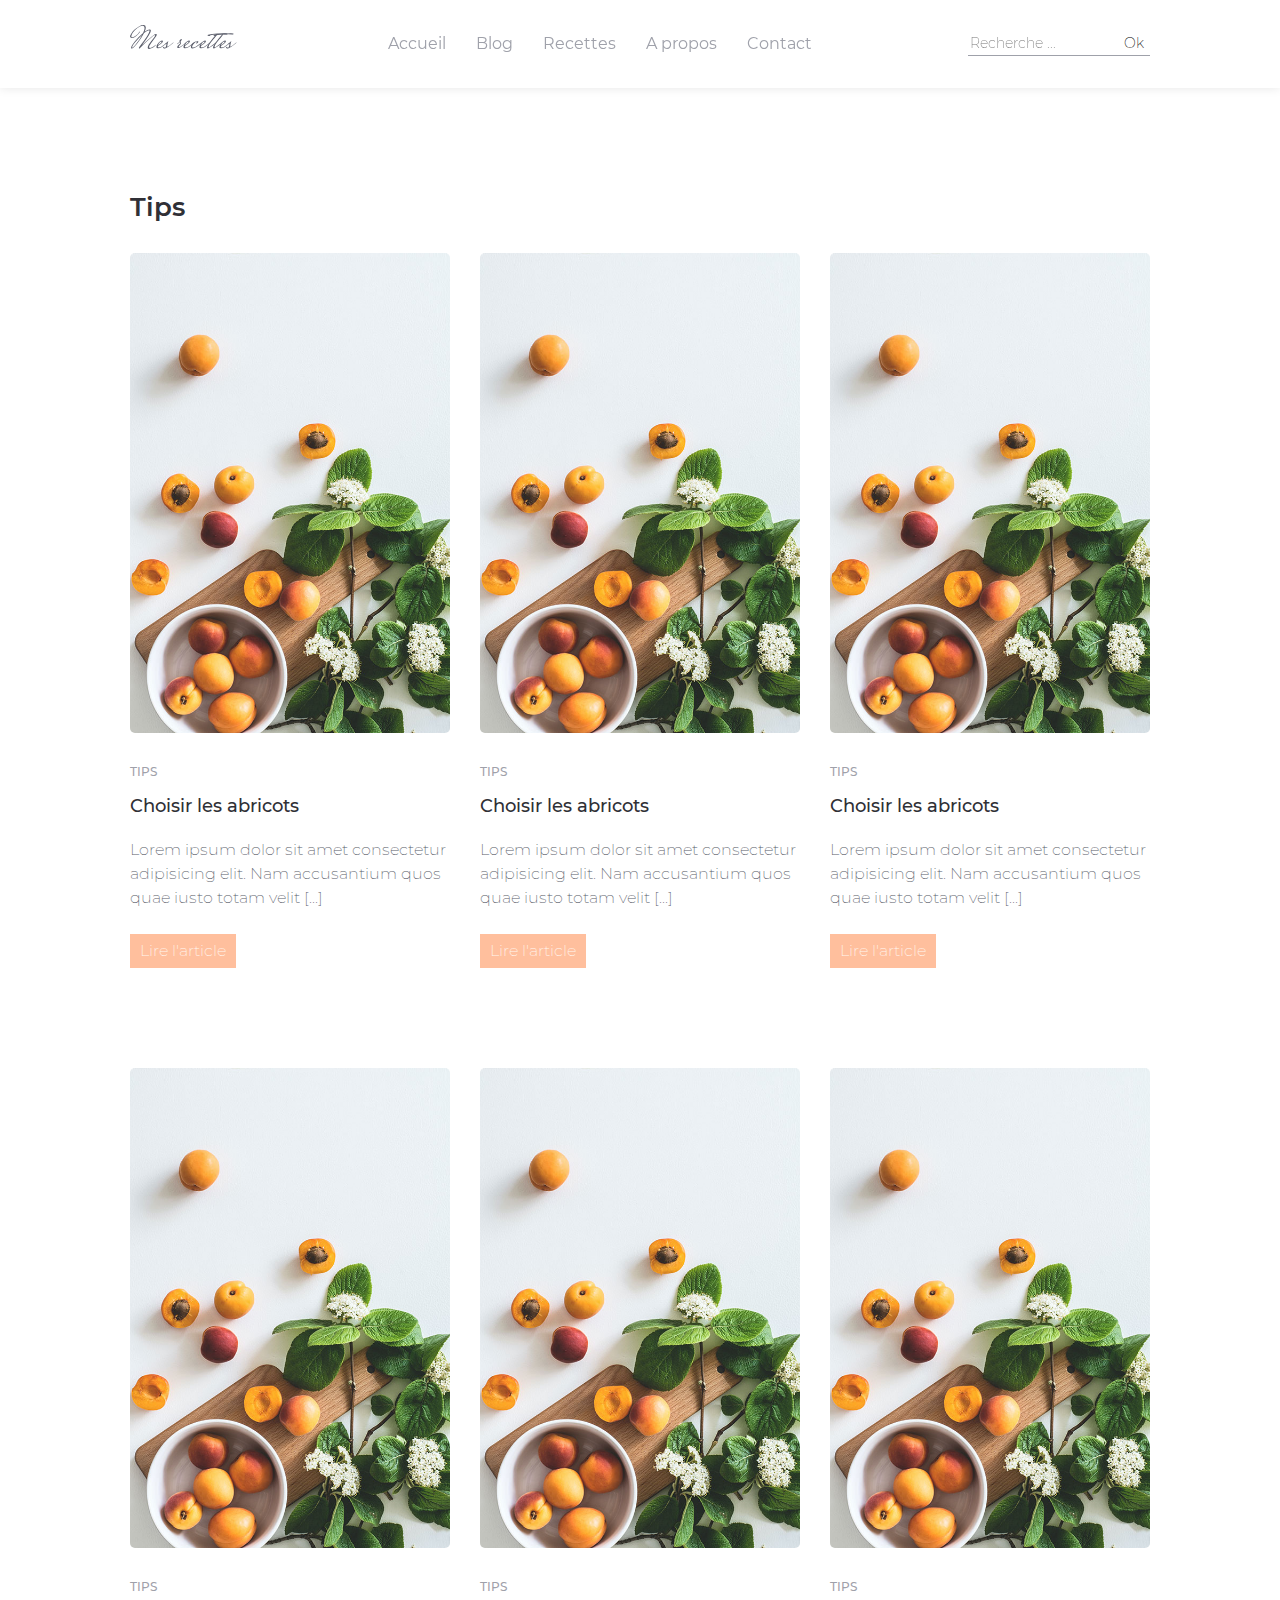
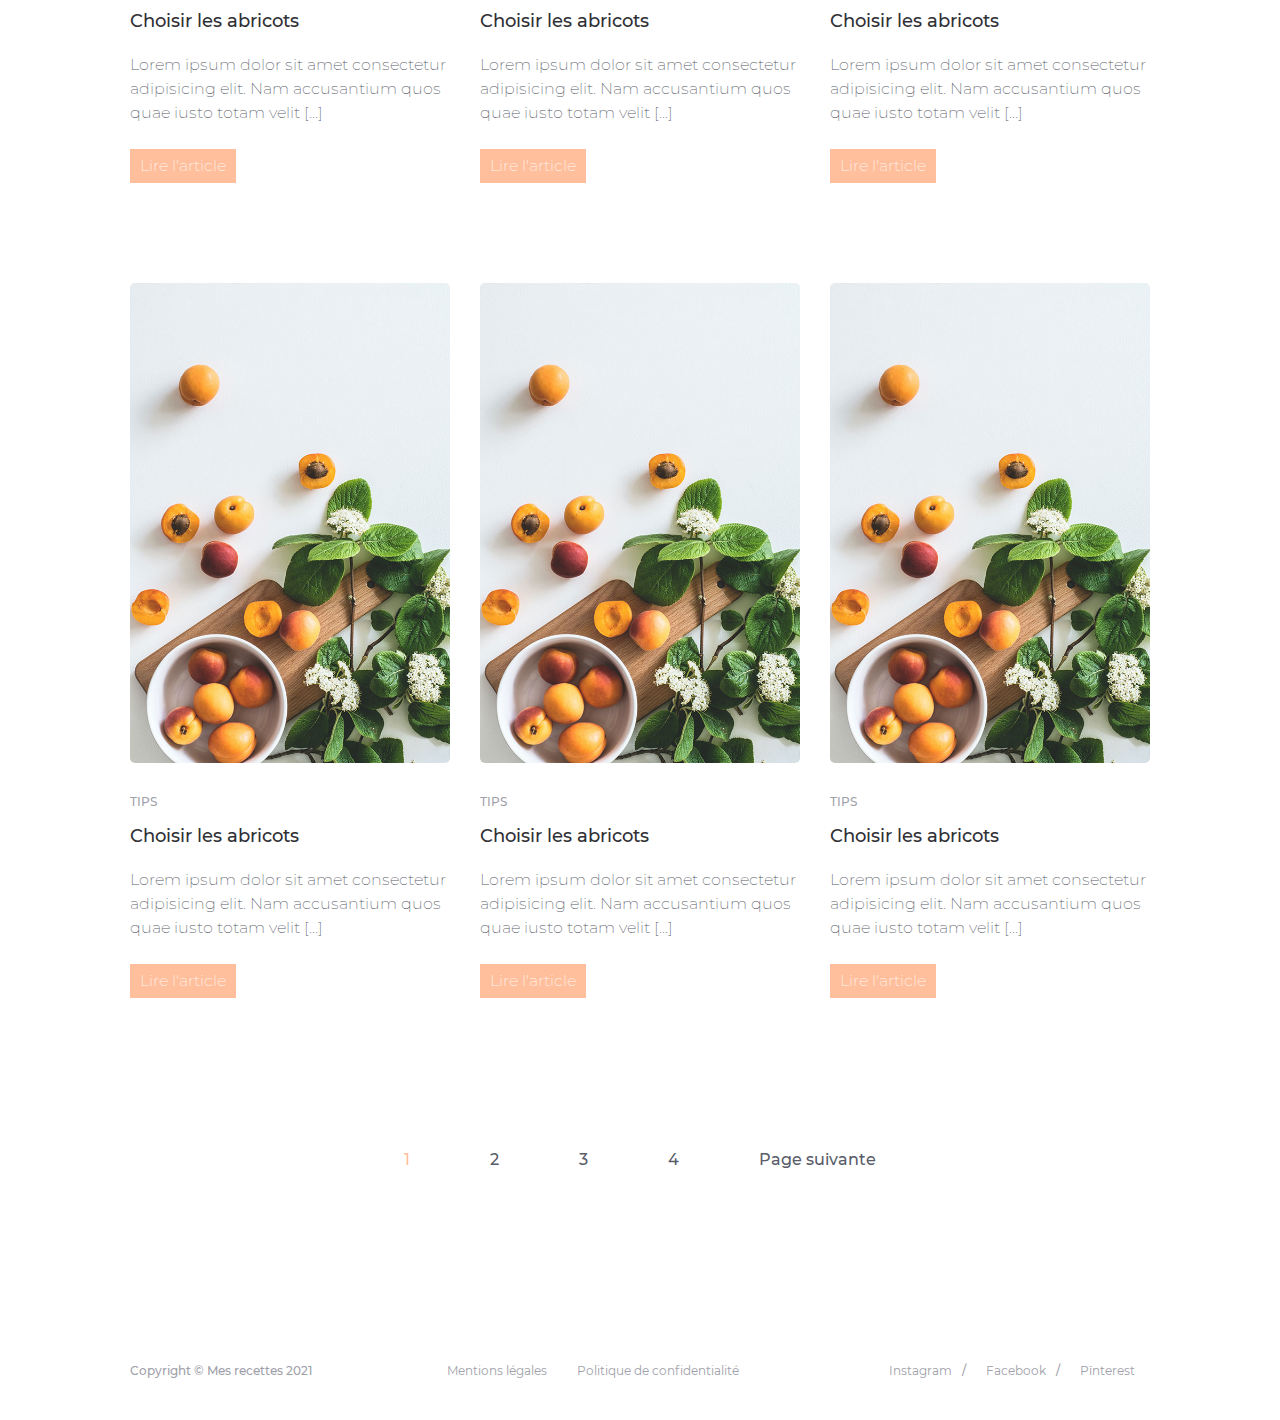
<file: wp-content/themes/mes_recettes/res/category.html>
<!DOCTYPE html>
<html lang="fr">
<head>
	<meta charset="UTF-8">
	<meta name="viewport" content="width=device-width, initial-scale=1.0">
	<title>Document</title>
	<link rel="stylesheet" href="css/reset.css">
	<link rel="stylesheet" href="css/style.css">
</head>
<body>

	<header class="main-header">
		<div class="container">
			<div class="logo">Mes recettes</div>
			<nav class="main-nav">
				<ul class="menu">
					<li class="menu-item"><a href="index.html" class="menu-link">Accueil</a></li>
					<li class="menu-item"><a href="blog.html" class="menu-link">Blog</a></li>
					<li class="menu-item"><a href="recipe-list.html" class="menu-link">Recettes</a></li>
					<li class="menu-item"><a href="page.html" class="menu-link">A propos</a></li>
					<li class="menu-item"><a href="contact.html" class="menu-link">Contact</a></li>
				</ul>
			</nav>
			<form action="search.html" class="search-form">
				<label for="search" class="sr-only">Rechercher</label>
				<input type="search" id="search" placeholder="Recherche ...">
				<button type="submit">Ok</button>
			</form>
		</div>
	</header>
	<main class="main-content">
		<div class="container">
			<h1>Tips</h1>
			<div class="blog-grid">
				<article class="card">
					<img src="img/perfect_peach_card.jpg" alt="Des abricots et de la menthe" class="card-illustration">
					<ul class="card-terms-list">
						<li class="card-terms-item">
							<a href="category.html" class="card-terms-link">Tips</a>
						</li>
					</ul>
					<h2 class="card-title">Choisir les abricots</h2>
					<p class="card-excerpt">Lorem ipsum dolor sit amet consectetur adipisicing elit. Nam accusantium quos quae iusto totam velit [...]</p>
					<a href="article.html" class="card-link">Lire l'article</a>
				</article>
				<article class="card">
					<img src="img/perfect_peach_card.jpg" alt="Des abricots et de la menthe" class="card-illustration">
					<ul class="card-terms-list">
						<li class="card-terms-item">
							<a href="category.html" class="card-terms-link">Tips</a>
						</li>
					</ul>
					<h2 class="card-title">Choisir les abricots</h2>
					<p class="card-excerpt">Lorem ipsum dolor sit amet consectetur adipisicing elit. Nam accusantium quos quae iusto totam velit [...]</p>
					<a href="article.html" class="card-link">Lire l'article</a>
				</article>
				<article class="card">
					<img src="img/perfect_peach_card.jpg" alt="Des abricots et de la menthe" class="card-illustration">
					<ul class="card-terms-list">
						<li class="card-terms-item">
							<a href="category.html" class="card-terms-link">Tips</a>
						</li>
					</ul>
					<h2 class="card-title">Choisir les abricots</h2>
					<p class="card-excerpt">Lorem ipsum dolor sit amet consectetur adipisicing elit. Nam accusantium quos quae iusto totam velit [...]</p>
					<a href="article.html" class="card-link">Lire l'article</a>
				</article>
				<article class="card">
					<img src="img/perfect_peach_card.jpg" alt="Des abricots et de la menthe" class="card-illustration">
					<ul class="card-terms-list">
						<li class="card-terms-item">
							<a href="category.html" class="card-terms-link">Tips</a>
						</li>
					</ul>
					<h2 class="card-title">Choisir les abricots</h2>
					<p class="card-excerpt">Lorem ipsum dolor sit amet consectetur adipisicing elit. Nam accusantium quos quae iusto totam velit [...]</p>
					<a href="article.html" class="card-link">Lire l'article</a>
				</article>
				<article class="card">
					<img src="img/perfect_peach_card.jpg" alt="Des abricots et de la menthe" class="card-illustration">
					<ul class="card-terms-list">
						<li class="card-terms-item">
							<a href="category.html" class="card-terms-link">Tips</a>
						</li>
					</ul>
					<h2 class="card-title">Choisir les abricots</h2>
					<p class="card-excerpt">Lorem ipsum dolor sit amet consectetur adipisicing elit. Nam accusantium quos quae iusto totam velit [...]</p>
					<a href="article.html" class="card-link">Lire l'article</a>
				</article>
				<article class="card">
					<img src="img/perfect_peach_card.jpg" alt="Des abricots et de la menthe" class="card-illustration">
					<ul class="card-terms-list">
						<li class="card-terms-item">
							<a href="category.html" class="card-terms-link">Tips</a>
						</li>
					</ul>
					<h2 class="card-title">Choisir les abricots</h2>
					<p class="card-excerpt">Lorem ipsum dolor sit amet consectetur adipisicing elit. Nam accusantium quos quae iusto totam velit [...]</p>
					<a href="article.html" class="card-link">Lire l'article</a>
				</article>
				<article class="card">
					<img src="img/perfect_peach_card.jpg" alt="Des abricots et de la menthe" class="card-illustration">
					<ul class="card-terms-list">
						<li class="card-terms-item">
							<a href="category.html" class="card-terms-link">Tips</a>
						</li>
					</ul>
					<h2 class="card-title">Choisir les abricots</h2>
					<p class="card-excerpt">Lorem ipsum dolor sit amet consectetur adipisicing elit. Nam accusantium quos quae iusto totam velit [...]</p>
					<a href="article.html" class="card-link">Lire l'article</a>
				</article>
				<article class="card">
					<img src="img/perfect_peach_card.jpg" alt="Des abricots et de la menthe" class="card-illustration">
					<ul class="card-terms-list">
						<li class="card-terms-item">
							<a href="category.html" class="card-terms-link">Tips</a>
						</li>
					</ul>
					<h2 class="card-title">Choisir les abricots</h2>
					<p class="card-excerpt">Lorem ipsum dolor sit amet consectetur adipisicing elit. Nam accusantium quos quae iusto totam velit [...]</p>
					<a href="article.html" class="card-link">Lire l'article</a>
				</article>
				<article class="card">
					<img src="img/perfect_peach_card.jpg" alt="Des abricots et de la menthe" class="card-illustration">
					<ul class="card-terms-list">
						<li class="card-terms-item">
							<a href="category.html" class="card-terms-link">Tips</a>
						</li>
					</ul>
					<h2 class="card-title">Choisir les abricots</h2>
					<p class="card-excerpt">Lorem ipsum dolor sit amet consectetur adipisicing elit. Nam accusantium quos quae iusto totam velit [...]</p>
					<a href="article.html" class="card-link">Lire l'article</a>
				</article>
			</div>
			<nav class="pagination">
				<span class="page-numbers current">1</span>
				<a href="#" class="page-numbers">2</a>
				<a href="#" class="page-numbers">3</a>
				<a href="#" class="page-numbers">4</a>
				<a href="#" class="next page-numbers">Page suivante</a>
			</nav>
		</div>
	</main>
	<footer class="main-footer">
		<div class="container">
			<div class="copyright">Copyright &copy; Mes recettes 2021</div>
			<nav class="footer-nav">
				<ul class="menu">
					<li class="menu-item"><a href="page.html" class="menu-link">Mentions légales</a></li>
					<li class="menu-item"><a href="page.html" class="menu-link">Politique de confidentialité</a></li>
				</ul>
			</nav>
			<nav class="social-nav">
				<ul class="menu">
					<li class="menu-item"><a href="#" class="menu-link">Instagram</a></li>
					<li class="menu-item"><a href="#" class="menu-link">Facebook</a></li>
					<li class="menu-item"><a href="#" class="menu-link">Pïnterest</a></li>
				</ul>
			</nav>
		</div>
	</footer>

</body>
</html>
</file>
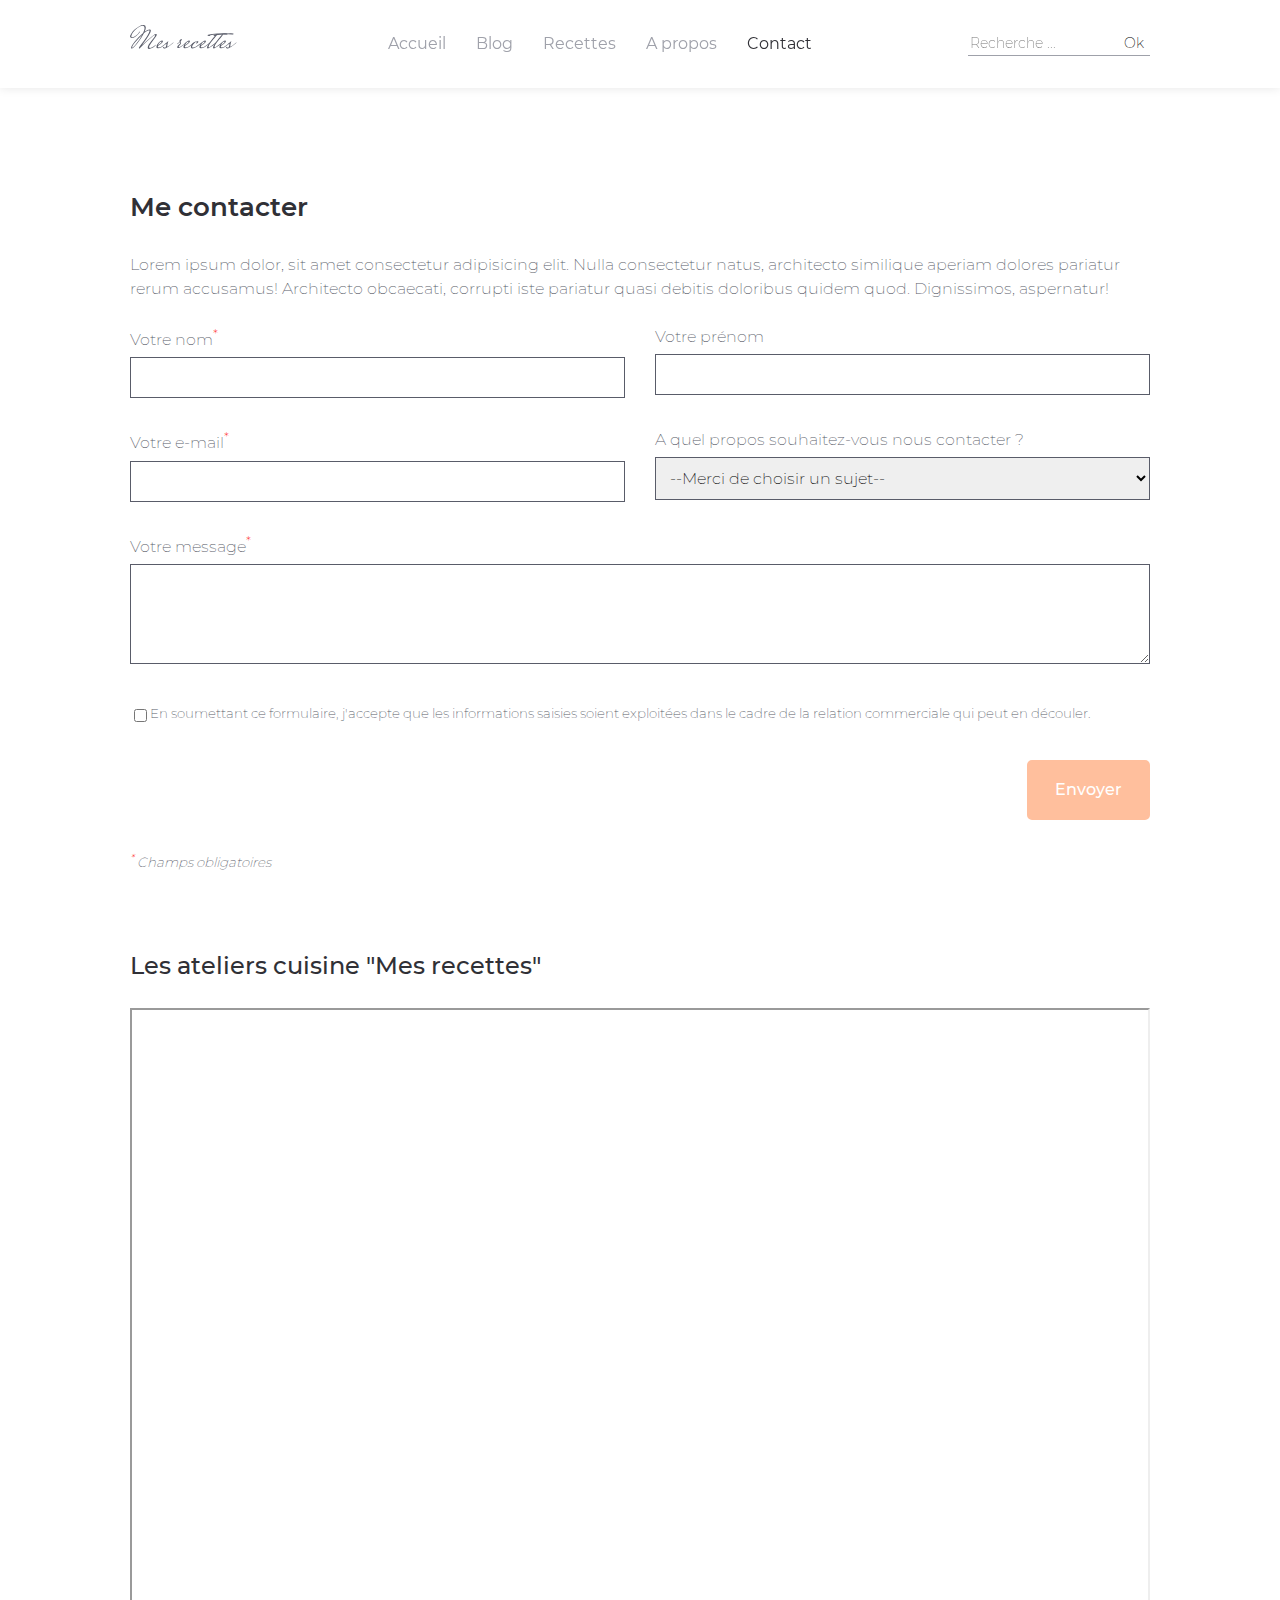
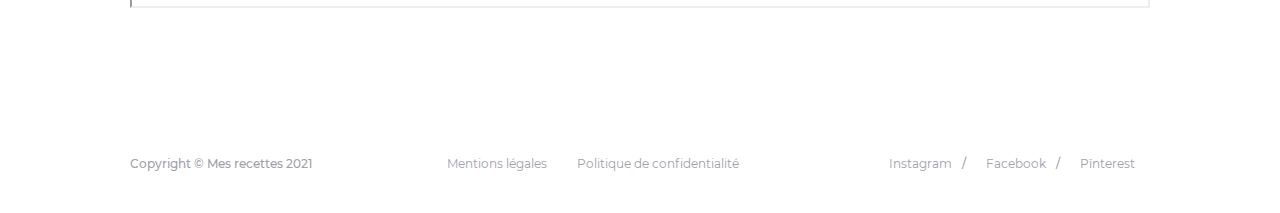
<file: wp-content/themes/mes_recettes/res/contact.html>
<!DOCTYPE html>
<html lang="fr">
<head>
	<meta charset="UTF-8">
	<meta name="viewport" content="width=device-width, initial-scale=1.0">
	<title>Document</title>
	<link rel="stylesheet" href="css/reset.css">
	<link rel="stylesheet" href="css/style.css">
</head>
<body>

	<header class="main-header">
		<div class="container">
			<div class="logo">Mes recettes</div>
			<nav class="main-nav">
				<ul class="menu">
					<li class="menu-item"><a href="index.html" class="menu-link">Accueil</a></li>
					<li class="menu-item"><a href="blog.html" class="menu-link">Blog</a></li>
					<li class="menu-item"><a href="recipe-list.html" class="menu-link">Recettes</a></li>
					<li class="menu-item"><a href="page.html" class="menu-link">A propos</a></li>
					<li class="menu-item"><a href="contact.html" class="menu-link active">Contact</a></li>
				</ul>
			</nav>
			<form action="search.html" class="search-form">
				<label for="search" class="sr-only">Rechercher</label>
				<input type="search" id="search" placeholder="Recherche ...">
				<button type="submit">Ok</button>
			</form>
		</div>
	</header>
	<main class="main-content">
		<div class="container">
			<h1>Me contacter</h1>
			<p>Lorem ipsum dolor, sit amet consectetur adipisicing elit. Nulla consectetur natus, architecto similique aperiam dolores pariatur rerum accusamus! Architecto obcaecati, corrupti iste pariatur quasi debitis doloribus quidem quod. Dignissimos, aspernatur!</p>
			<form action="" class="contact-form">
				<div class="form-group">
					<label for="lastname">Votre nom<sup>*</sup></label>
					<input type="text" id="lastname" required>
				</div>
				<div class="form-group">
					<label for="firstname">Votre prénom</label>
					<input type="text" id="firstname">
				</div>
				<div class="form-group">
					<label for="email">Votre e-mail<sup>*</sup></label>
					<input type="email" id="email" required>
				</div>
				<div class="form-group">
					<label for="subject">A quel propos souhaitez-vous nous contacter ?</label>
					<select id="subject">
						<option value="">--Merci de choisir un sujet--</option>
						<option value="recipe">Proposer une recette</option>
						<option value="workshop">Participer à un atelier cuisine</option>
						<option value="other">Autre</option>
					</select>
				</div>
				<div class="form-group full-width">
					<label for="msg">Votre message<sup>*</sup></label>
					<textarea id="msg" required></textarea>
				</div>
				<div class="form-group full-width acceptance">
					<input type="checkbox" id="acceptance" required><label for="acceptance"><small>En soumettant ce formulaire, j'accepte que les informations saisies soient exploitées dans le cadre de la relation commerciale qui peut en découler.</small></label>
				</div>
				<div class="form-group full-width submit">
					<button type="submit" class="btn btn-secondary">Envoyer</button>
				</div>
				<div class="form-group full-width">
					<p><small><em><sup>*</sup> Champs obligatoires</em></small></p>
				</div>
			</form>
			<h2>Les ateliers cuisine "Mes recettes"</h2>
			<div class="map">
				<iframe src="https://www.google.com/maps/d/embed?mid=1fnTwOQf45oRK9HtIli--aFCZ1DPu86eC"></iframe>
			</div>
		</div>
	</main>
	<footer class="main-footer">
		<div class="container">
			<div class="copyright">Copyright &copy; Mes recettes 2021</div>
			<nav class="footer-nav">
				<ul class="menu">
					<li class="menu-item"><a href="page.html" class="menu-link">Mentions légales</a></li>
					<li class="menu-item"><a href="page.html" class="menu-link">Politique de confidentialité</a></li>
				</ul>
			</nav>
			<nav class="social-nav">
				<ul class="menu">
					<li class="menu-item"><a href="#" class="menu-link">Instagram</a></li>
					<li class="menu-item"><a href="#" class="menu-link">Facebook</a></li>
					<li class="menu-item"><a href="#" class="menu-link">Pïnterest</a></li>
				</ul>
			</nav>
		</div>
	</footer>

</body>
</html>
</file>
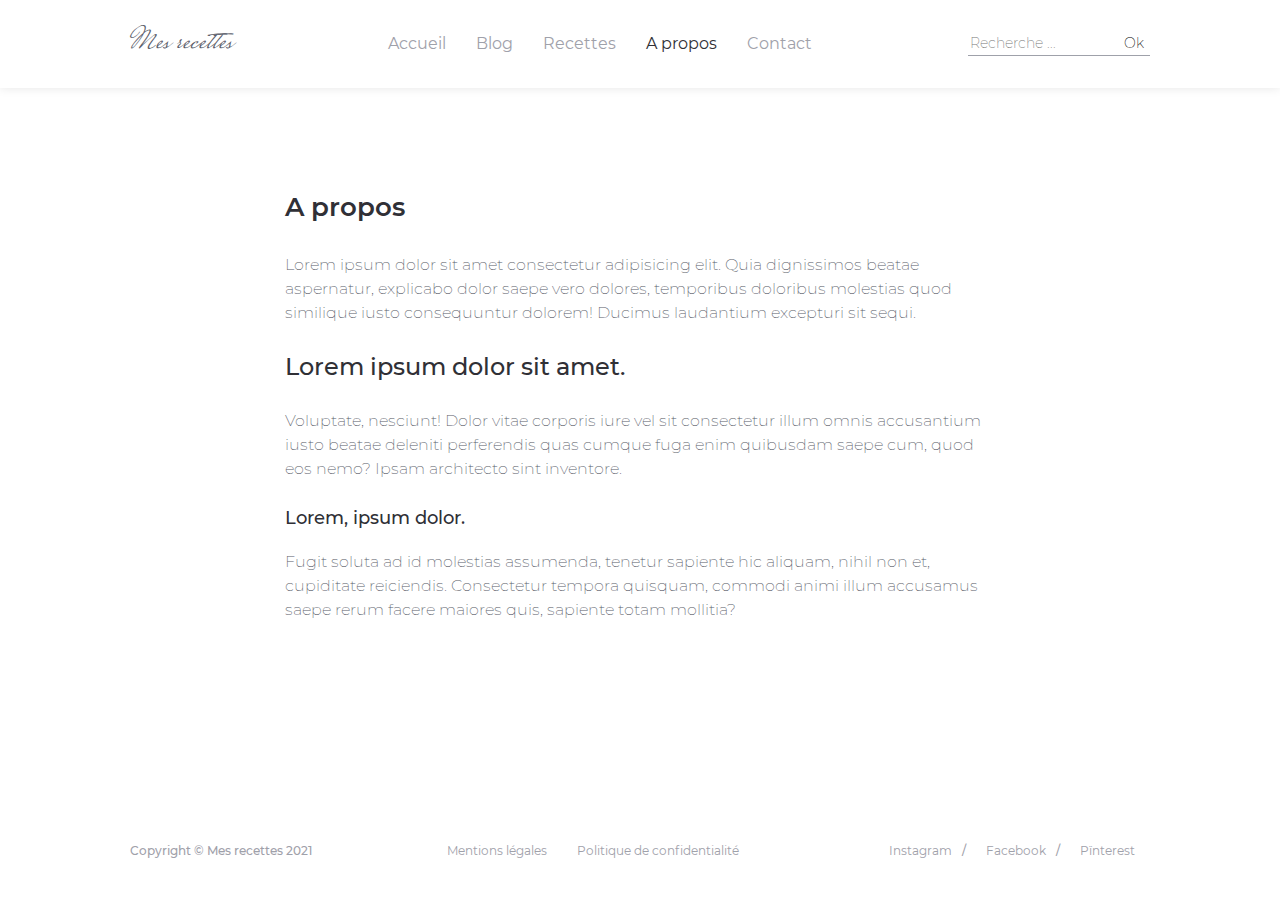
<file: wp-content/themes/mes_recettes/res/page.html>
<!DOCTYPE html>
<html lang="fr">
<head>
	<meta charset="UTF-8">
	<meta name="viewport" content="width=device-width, initial-scale=1.0">
	<title>Document</title>
	<link rel="stylesheet" href="css/reset.css">
	<link rel="stylesheet" href="css/style.css">
</head>
<body>

	<header class="main-header">
		<div class="container">
			<div class="logo">Mes recettes</div>
			<nav class="main-nav">
				<ul class="menu">
					<li class="menu-item"><a href="index.html" class="menu-link">Accueil</a></li>
					<li class="menu-item"><a href="blog.html" class="menu-link">Blog</a></li>
					<li class="menu-item"><a href="recipe-list.html" class="menu-link">Recettes</a></li>
					<li class="menu-item"><a href="page.html" class="menu-link active">A propos</a></li>
					<li class="menu-item"><a href="contact.html" class="menu-link">Contact</a></li>
				</ul>
			</nav>
			<form action="search.html" class="search-form">
				<label for="search" class="sr-only">Rechercher</label>
				<input type="search" id="search" placeholder="Recherche ...">
				<button type="submit">Ok</button>
			</form>
		</div>
	</header>
	<main class="main-content">
		<div class="container container-narrow">
			<h1>A propos</h1>
			<p>Lorem ipsum dolor sit amet consectetur adipisicing elit. Quia dignissimos beatae aspernatur, explicabo dolor saepe vero dolores, temporibus doloribus molestias quod similique iusto consequuntur dolorem! Ducimus laudantium excepturi sit sequi.</p>
			<h2>Lorem ipsum dolor sit amet.</h2>
			<p>Voluptate, nesciunt! Dolor vitae corporis iure vel sit consectetur illum omnis accusantium iusto beatae deleniti perferendis quas cumque fuga enim quibusdam saepe cum, quod eos nemo? Ipsam architecto sint inventore.</p>
			<h3>Lorem, ipsum dolor.</h3>
			<p>Fugit soluta ad id molestias assumenda, tenetur sapiente hic aliquam, nihil non et, cupiditate reiciendis. Consectetur tempora quisquam, commodi animi illum accusamus saepe rerum facere maiores quis, sapiente totam mollitia?</p>
		</div>
	</main>
	<footer class="main-footer">
		<div class="container">
			<div class="copyright">Copyright &copy; Mes recettes 2021</div>
			<nav class="footer-nav">
				<ul class="menu">
					<li class="menu-item"><a href="page.html" class="menu-link">Mentions légales</a></li>
					<li class="menu-item"><a href="page.html" class="menu-link">Politique de confidentialité</a></li>
				</ul>
			</nav>
			<nav class="social-nav">
				<ul class="menu">
					<li class="menu-item"><a href="#" class="menu-link">Instagram</a></li>
					<li class="menu-item"><a href="#" class="menu-link">Facebook</a></li>
					<li class="menu-item"><a href="#" class="menu-link">Pïnterest</a></li>
				</ul>
			</nav>
		</div>
	</footer>

</body>
</html>
</file>
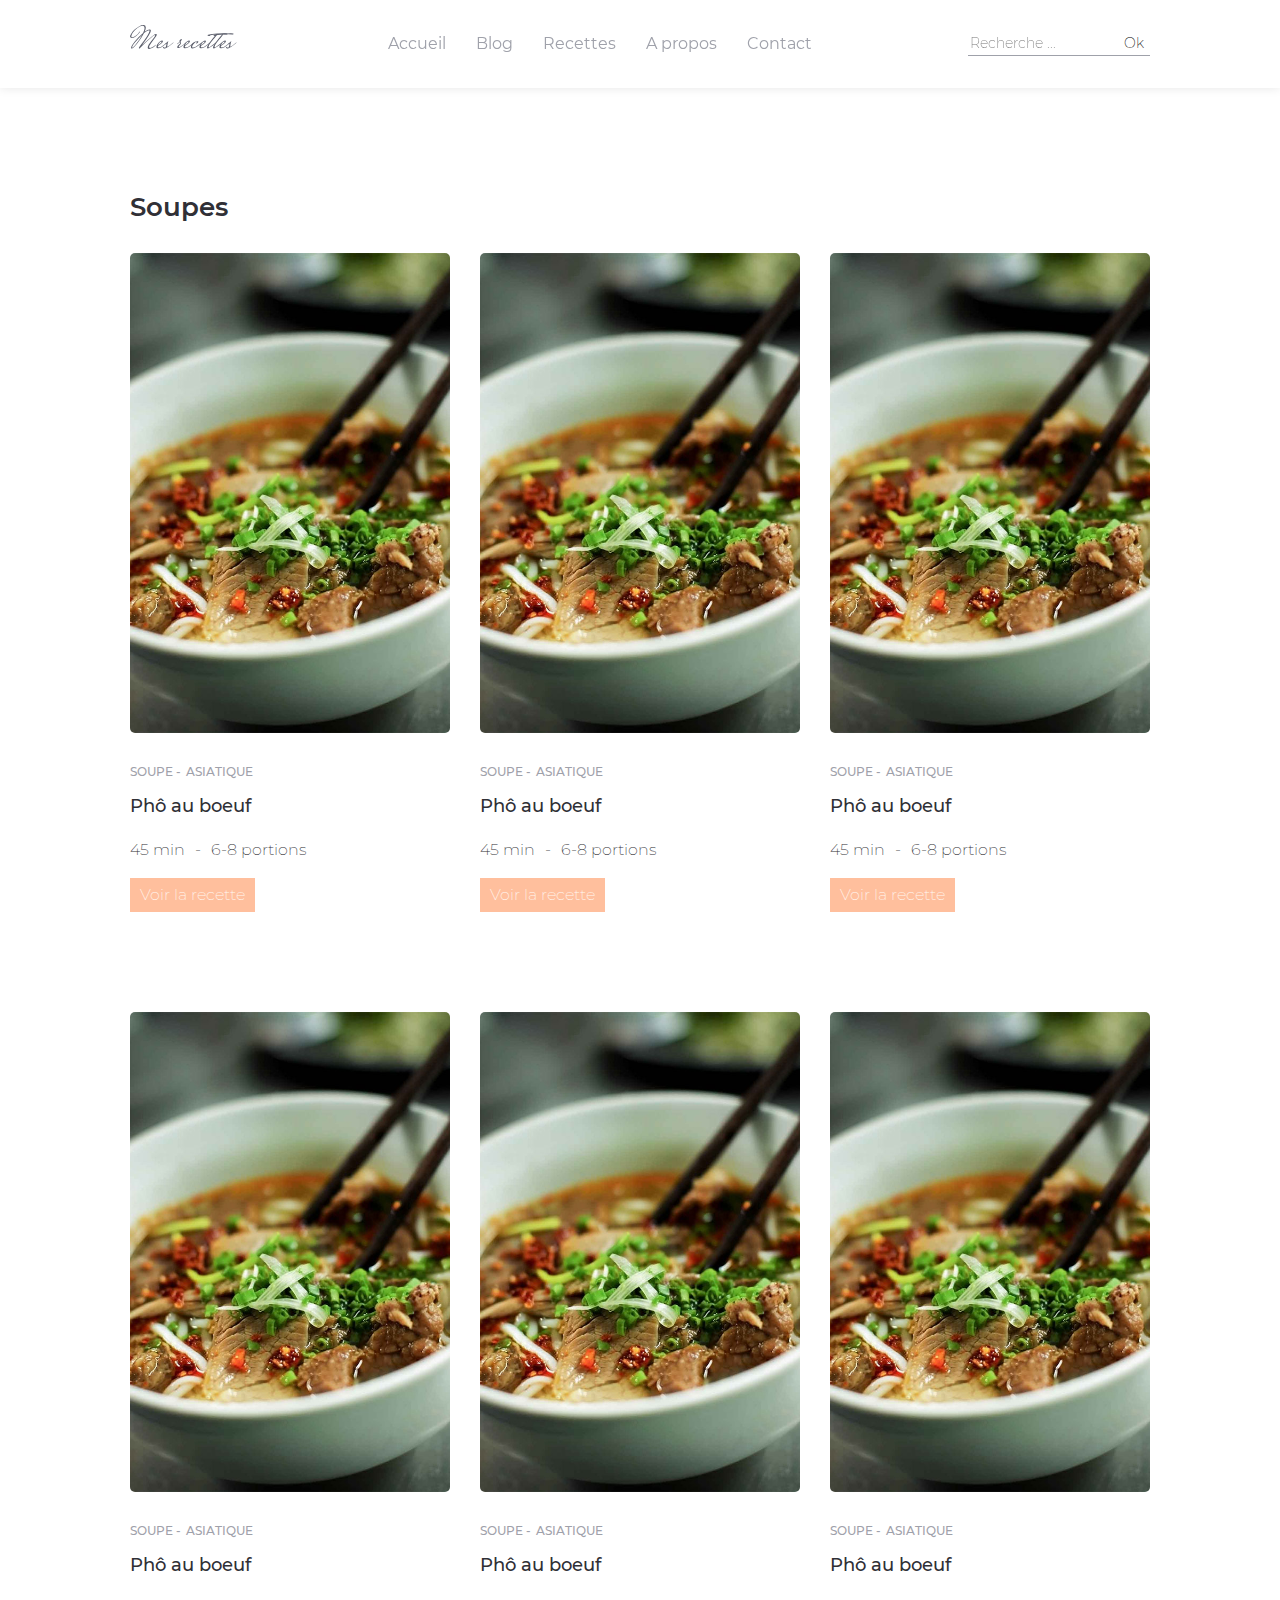
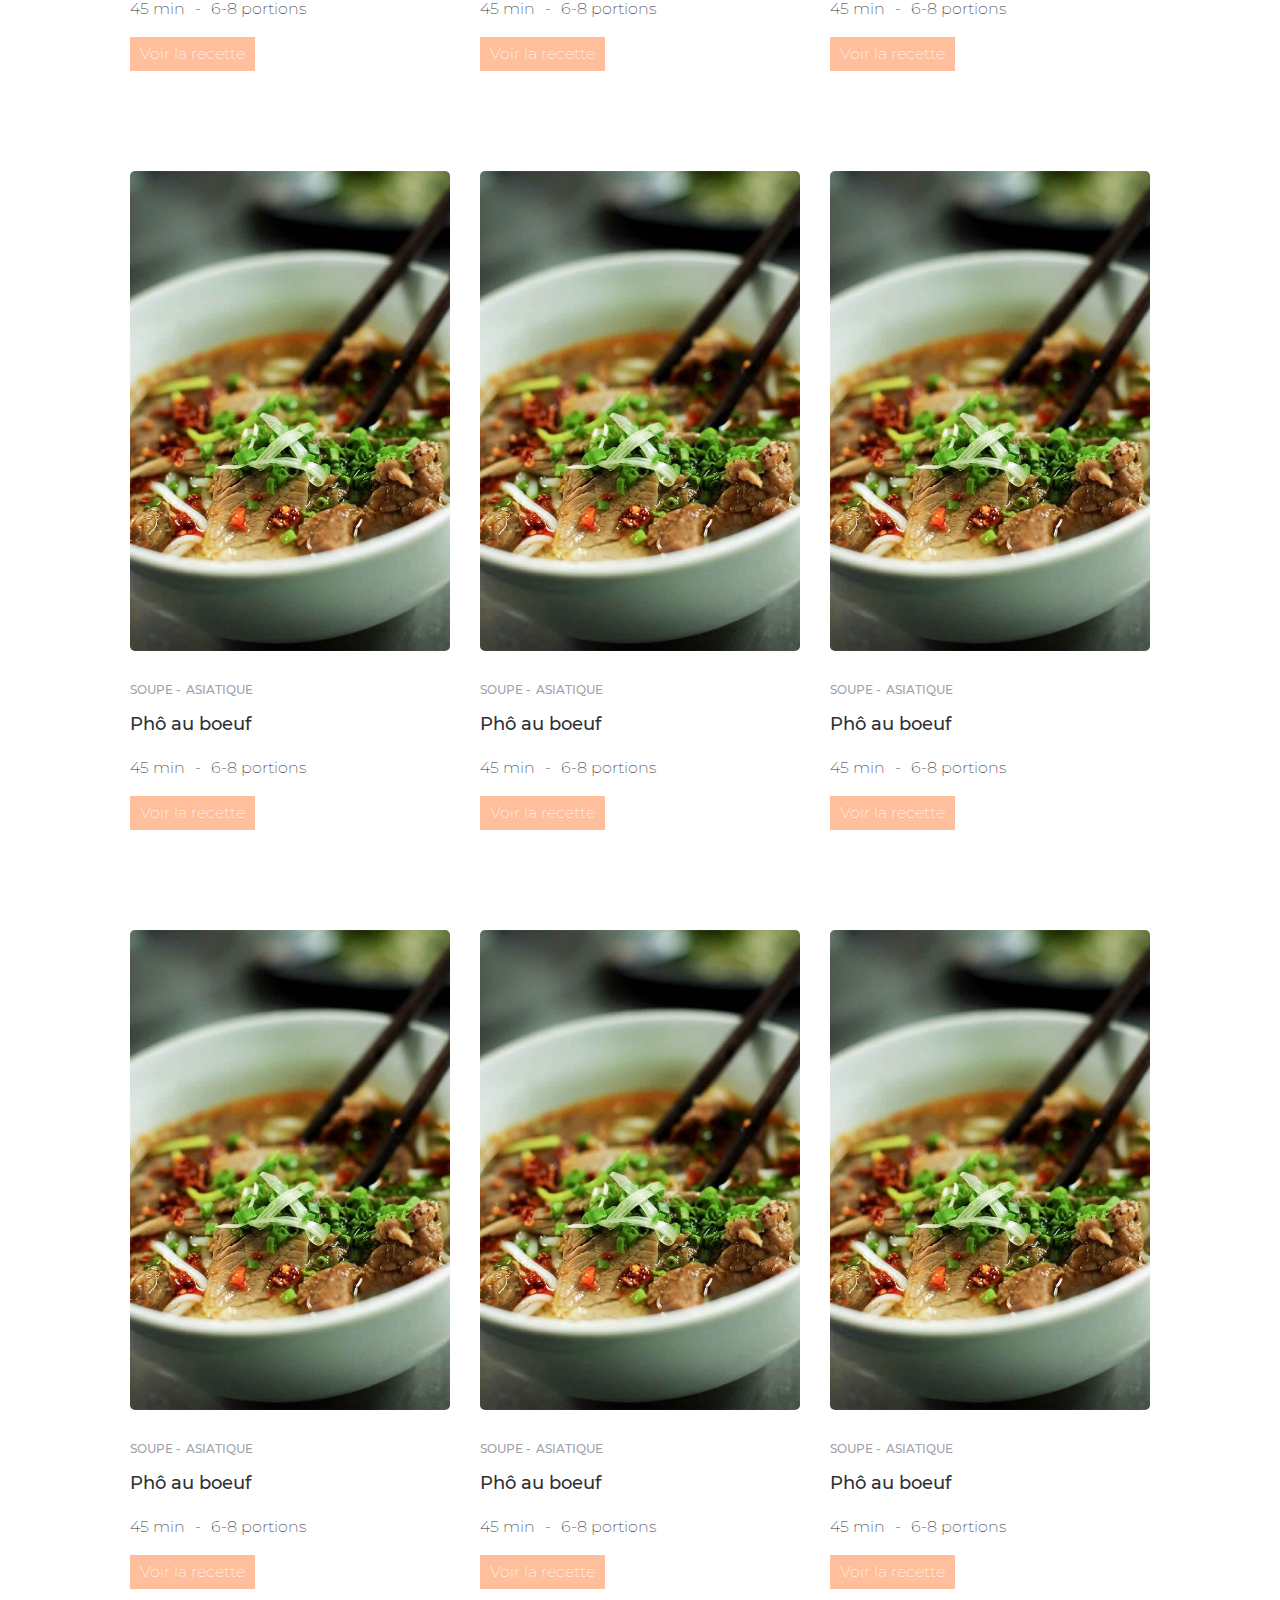
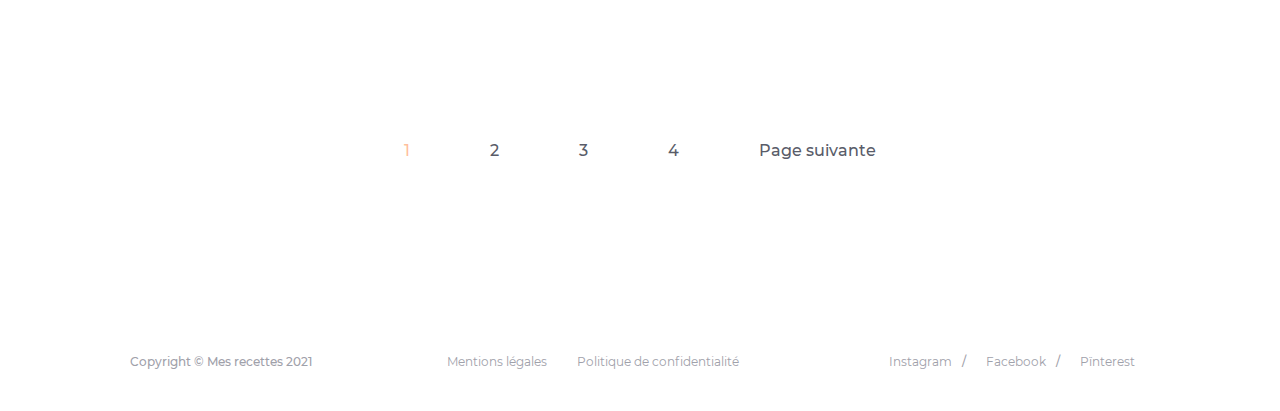
<file: wp-content/themes/mes_recettes/res/recipe-list-category.html>
<!DOCTYPE html>
<html lang="fr">
<head>
	<meta charset="UTF-8">
	<meta name="viewport" content="width=device-width, initial-scale=1.0">
	<title>Document</title>
	<link rel="stylesheet" href="css/reset.css">
	<link rel="stylesheet" href="css/style.css">
</head>
<body>

	<header class="main-header">
		<div class="container">
			<div class="logo">Mes recettes</div>
			<nav class="main-nav">
				<ul class="menu">
					<li class="menu-item"><a href="index.html" class="menu-link">Accueil</a></li>
					<li class="menu-item"><a href="blog.html" class="menu-link">Blog</a></li>
					<li class="menu-item"><a href="recipe-list.html" class="menu-link">Recettes</a></li>
					<li class="menu-item"><a href="page.html" class="menu-link">A propos</a></li>
					<li class="menu-item"><a href="contact.html" class="menu-link">Contact</a></li>
				</ul>
			</nav>
			<form action="search.html" class="search-form">
				<label for="search" class="sr-only">Rechercher</label>
				<input type="search" id="search" placeholder="Recherche ...">
				<button type="submit">Ok</button>
			</form>
		</div>
	</header>
	<main class="main-content">
		<div class="container">
			<h1>Soupes</h1>
			<div class="blog-grid">
				<article class="card">
					<img src="img/pho_boeuf_card.jpg" alt="Pho au boeuf" class="card-illustration">
					<ul class="card-terms-list">
						<li class="card-terms-item">
							<a href="recipe-list-category.html" class="card-terms-link">Soupe</a>
						</li>
						<li class="card-terms-item">
							<a href="recipe-list-category.html" class="card-terms-link">Asiatique</a>
						</li>
					</ul>
					<h2 class="card-title">Phô au boeuf </h2>
					<ul class="card-meta-list">
						<li class="card-meta-item">45 min</li>
						<li class="card-meta-item">6-8 portions</li>
					</ul>
					<a href="recipe.html" class="card-link">Voir la recette</a>
				</article>
				<article class="card">
					<img src="img/pho_boeuf_card.jpg" alt="Pho au boeuf" class="card-illustration">
					<ul class="card-terms-list">
						<li class="card-terms-item">
							<a href="recipe-list-category.html" class="card-terms-link">Soupe</a>
						</li>
						<li class="card-terms-item">
							<a href="recipe-list-category.html" class="card-terms-link">Asiatique</a>
						</li>
					</ul>
					<h2 class="card-title">Phô au boeuf </h2>
					<ul class="card-meta-list">
						<li class="card-meta-item">45 min</li>
						<li class="card-meta-item">6-8 portions</li>
					</ul>
					<a href="recipe.html" class="card-link">Voir la recette</a>
				</article>
				<article class="card">
					<img src="img/pho_boeuf_card.jpg" alt="Pho au boeuf" class="card-illustration">
					<ul class="card-terms-list">
						<li class="card-terms-item">
							<a href="recipe-list-category.html" class="card-terms-link">Soupe</a>
						</li>
						<li class="card-terms-item">
							<a href="recipe-list-category.html" class="card-terms-link">Asiatique</a>
						</li>
					</ul>
					<h2 class="card-title">Phô au boeuf </h2>
					<ul class="card-meta-list">
						<li class="card-meta-item">45 min</li>
						<li class="card-meta-item">6-8 portions</li>
					</ul>
					<a href="recipe.html" class="card-link">Voir la recette</a>
				</article>
				<article class="card">
					<img src="img/pho_boeuf_card.jpg" alt="Pho au boeuf" class="card-illustration">
					<ul class="card-terms-list">
						<li class="card-terms-item">
							<a href="recipe-list-category.html" class="card-terms-link">Soupe</a>
						</li>
						<li class="card-terms-item">
							<a href="recipe-list-category.html" class="card-terms-link">Asiatique</a>
						</li>
					</ul>
					<h2 class="card-title">Phô au boeuf </h2>
					<ul class="card-meta-list">
						<li class="card-meta-item">45 min</li>
						<li class="card-meta-item">6-8 portions</li>
					</ul>
					<a href="recipe.html" class="card-link">Voir la recette</a>
				</article>
				<article class="card">
					<img src="img/pho_boeuf_card.jpg" alt="Pho au boeuf" class="card-illustration">
					<ul class="card-terms-list">
						<li class="card-terms-item">
							<a href="recipe-list-category.html" class="card-terms-link">Soupe</a>
						</li>
						<li class="card-terms-item">
							<a href="recipe-list-category.html" class="card-terms-link">Asiatique</a>
						</li>
					</ul>
					<h2 class="card-title">Phô au boeuf </h2>
					<ul class="card-meta-list">
						<li class="card-meta-item">45 min</li>
						<li class="card-meta-item">6-8 portions</li>
					</ul>
					<a href="recipe.html" class="card-link">Voir la recette</a>
				</article>
				<article class="card">
					<img src="img/pho_boeuf_card.jpg" alt="Pho au boeuf" class="card-illustration">
					<ul class="card-terms-list">
						<li class="card-terms-item">
							<a href="recipe-list-category.html" class="card-terms-link">Soupe</a>
						</li>
						<li class="card-terms-item">
							<a href="recipe-list-category.html" class="card-terms-link">Asiatique</a>
						</li>
					</ul>
					<h2 class="card-title">Phô au boeuf </h2>
					<ul class="card-meta-list">
						<li class="card-meta-item">45 min</li>
						<li class="card-meta-item">6-8 portions</li>
					</ul>
					<a href="recipe.html" class="card-link">Voir la recette</a>
				</article>
				<article class="card">
					<img src="img/pho_boeuf_card.jpg" alt="Pho au boeuf" class="card-illustration">
					<ul class="card-terms-list">
						<li class="card-terms-item">
							<a href="recipe-list-category.html" class="card-terms-link">Soupe</a>
						</li>
						<li class="card-terms-item">
							<a href="recipe-list-category.html" class="card-terms-link">Asiatique</a>
						</li>
					</ul>
					<h2 class="card-title">Phô au boeuf </h2>
					<ul class="card-meta-list">
						<li class="card-meta-item">45 min</li>
						<li class="card-meta-item">6-8 portions</li>
					</ul>
					<a href="recipe.html" class="card-link">Voir la recette</a>
				</article>
				<article class="card">
					<img src="img/pho_boeuf_card.jpg" alt="Pho au boeuf" class="card-illustration">
					<ul class="card-terms-list">
						<li class="card-terms-item">
							<a href="recipe-list-category.html" class="card-terms-link">Soupe</a>
						</li>
						<li class="card-terms-item">
							<a href="recipe-list-category.html" class="card-terms-link">Asiatique</a>
						</li>
					</ul>
					<h2 class="card-title">Phô au boeuf </h2>
					<ul class="card-meta-list">
						<li class="card-meta-item">45 min</li>
						<li class="card-meta-item">6-8 portions</li>
					</ul>
					<a href="recipe.html" class="card-link">Voir la recette</a>
				</article>
				<article class="card">
					<img src="img/pho_boeuf_card.jpg" alt="Pho au boeuf" class="card-illustration">
					<ul class="card-terms-list">
						<li class="card-terms-item">
							<a href="recipe-list-category.html" class="card-terms-link">Soupe</a>
						</li>
						<li class="card-terms-item">
							<a href="recipe-list-category.html" class="card-terms-link">Asiatique</a>
						</li>
					</ul>
					<h2 class="card-title">Phô au boeuf </h2>
					<ul class="card-meta-list">
						<li class="card-meta-item">45 min</li>
						<li class="card-meta-item">6-8 portions</li>
					</ul>
					<a href="recipe.html" class="card-link">Voir la recette</a>
				</article>
				<article class="card">
					<img src="img/pho_boeuf_card.jpg" alt="Pho au boeuf" class="card-illustration">
					<ul class="card-terms-list">
						<li class="card-terms-item">
							<a href="recipe-list-category.html" class="card-terms-link">Soupe</a>
						</li>
						<li class="card-terms-item">
							<a href="recipe-list-category.html" class="card-terms-link">Asiatique</a>
						</li>
					</ul>
					<h2 class="card-title">Phô au boeuf </h2>
					<ul class="card-meta-list">
						<li class="card-meta-item">45 min</li>
						<li class="card-meta-item">6-8 portions</li>
					</ul>
					<a href="recipe.html" class="card-link">Voir la recette</a>
				</article>
				<article class="card">
					<img src="img/pho_boeuf_card.jpg" alt="Pho au boeuf" class="card-illustration">
					<ul class="card-terms-list">
						<li class="card-terms-item">
							<a href="recipe-list-category.html" class="card-terms-link">Soupe</a>
						</li>
						<li class="card-terms-item">
							<a href="recipe-list-category.html" class="card-terms-link">Asiatique</a>
						</li>
					</ul>
					<h2 class="card-title">Phô au boeuf </h2>
					<ul class="card-meta-list">
						<li class="card-meta-item">45 min</li>
						<li class="card-meta-item">6-8 portions</li>
					</ul>
					<a href="recipe.html" class="card-link">Voir la recette</a>
				</article>
				<article class="card">
					<img src="img/pho_boeuf_card.jpg" alt="Pho au boeuf" class="card-illustration">
					<ul class="card-terms-list">
						<li class="card-terms-item">
							<a href="recipe-list-category.html" class="card-terms-link">Soupe</a>
						</li>
						<li class="card-terms-item">
							<a href="recipe-list-category.html" class="card-terms-link">Asiatique</a>
						</li>
					</ul>
					<h2 class="card-title">Phô au boeuf </h2>
					<ul class="card-meta-list">
						<li class="card-meta-item">45 min</li>
						<li class="card-meta-item">6-8 portions</li>
					</ul>
					<a href="recipe.html" class="card-link">Voir la recette</a>
				</article>
			</div>
			<nav class="pagination">
				<span class="page-numbers current">1</span>
				<a href="#" class="page-numbers">2</a>
				<a href="#" class="page-numbers">3</a>
				<a href="#" class="page-numbers">4</a>
				<a href="#" class="next page-numbers">Page suivante</a>
			</nav>
		</div>
	</main>
	<footer class="main-footer">
		<div class="container">
			<div class="copyright">Copyright &copy; Mes recettes 2021</div>
			<nav class="footer-nav">
				<ul class="menu">
					<li class="menu-item"><a href="page.html" class="menu-link">Mentions légales</a></li>
					<li class="menu-item"><a href="page.html" class="menu-link">Politique de confidentialité</a></li>
				</ul>
			</nav>
			<nav class="social-nav">
				<ul class="menu">
					<li class="menu-item"><a href="#" class="menu-link">Instagram</a></li>
					<li class="menu-item"><a href="#" class="menu-link">Facebook</a></li>
					<li class="menu-item"><a href="#" class="menu-link">Pïnterest</a></li>
				</ul>
			</nav>
		</div>
	</footer>

</body>
</html>
</file>
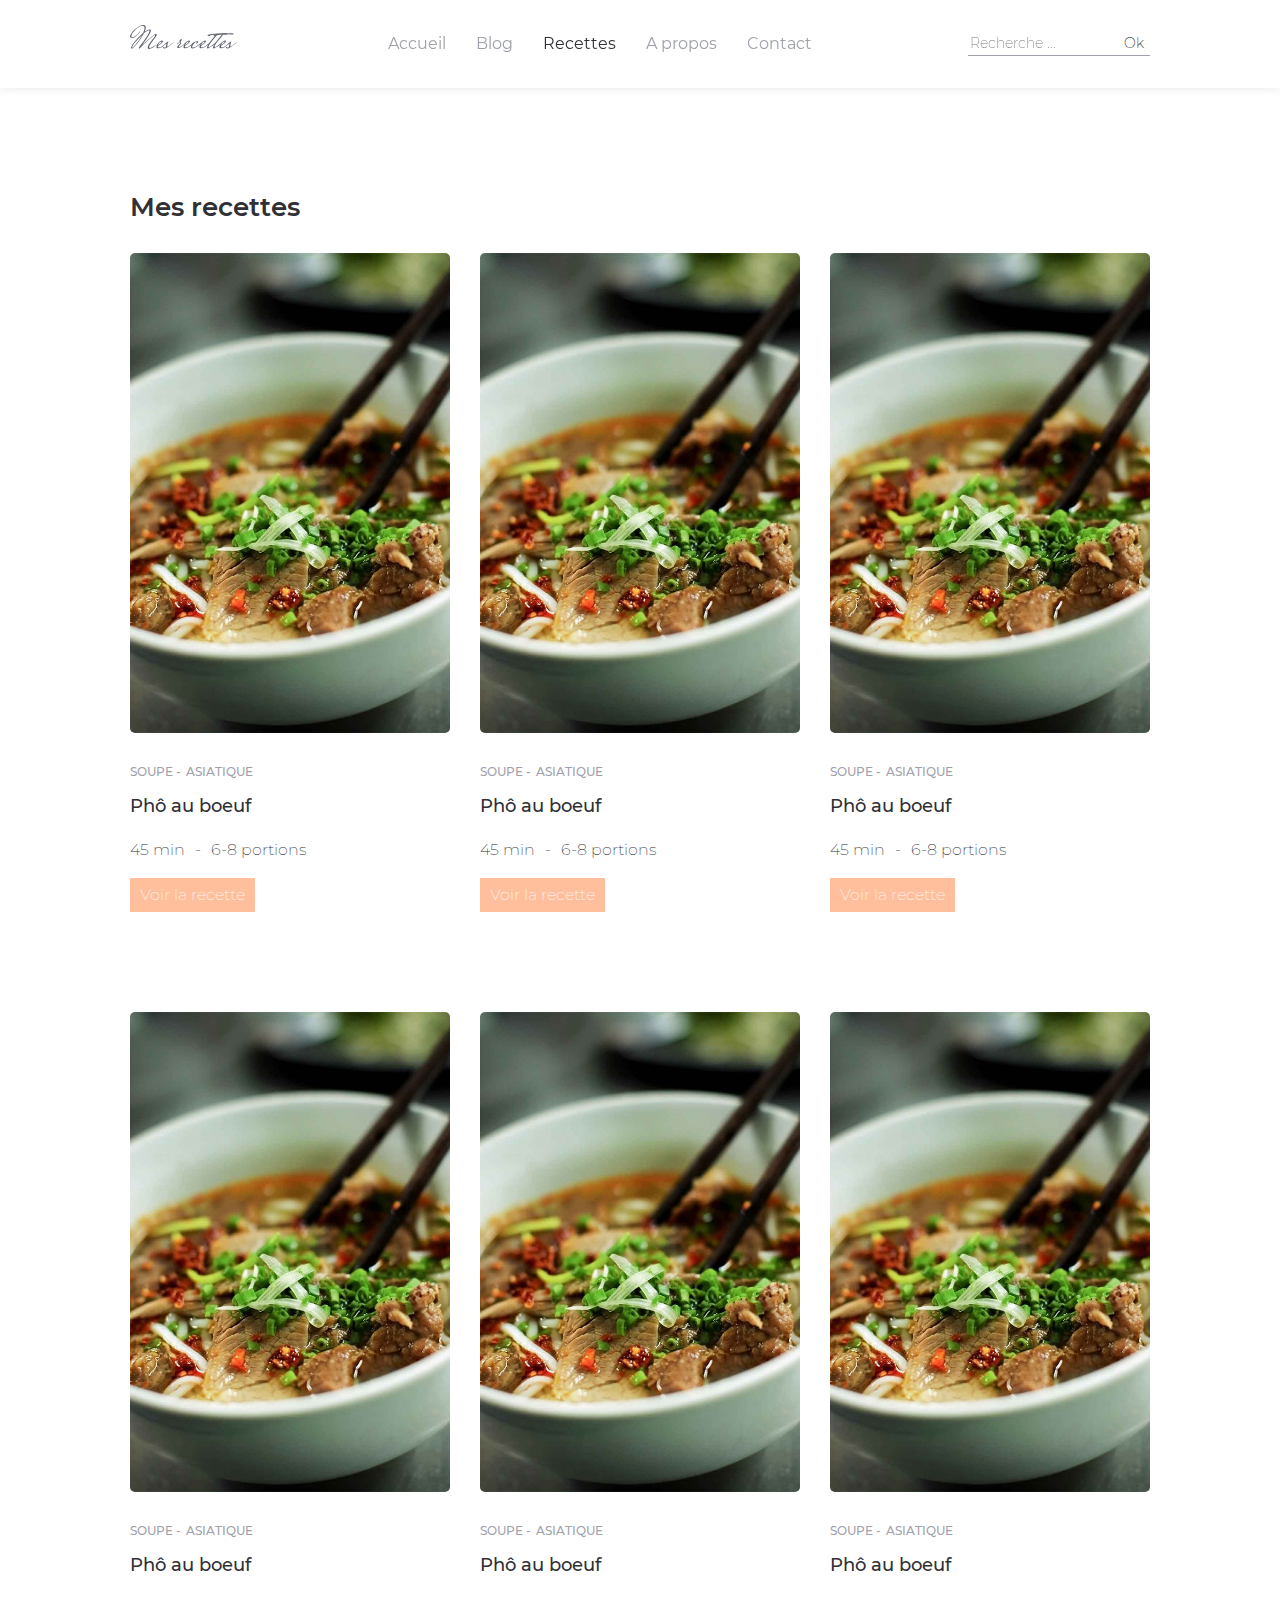
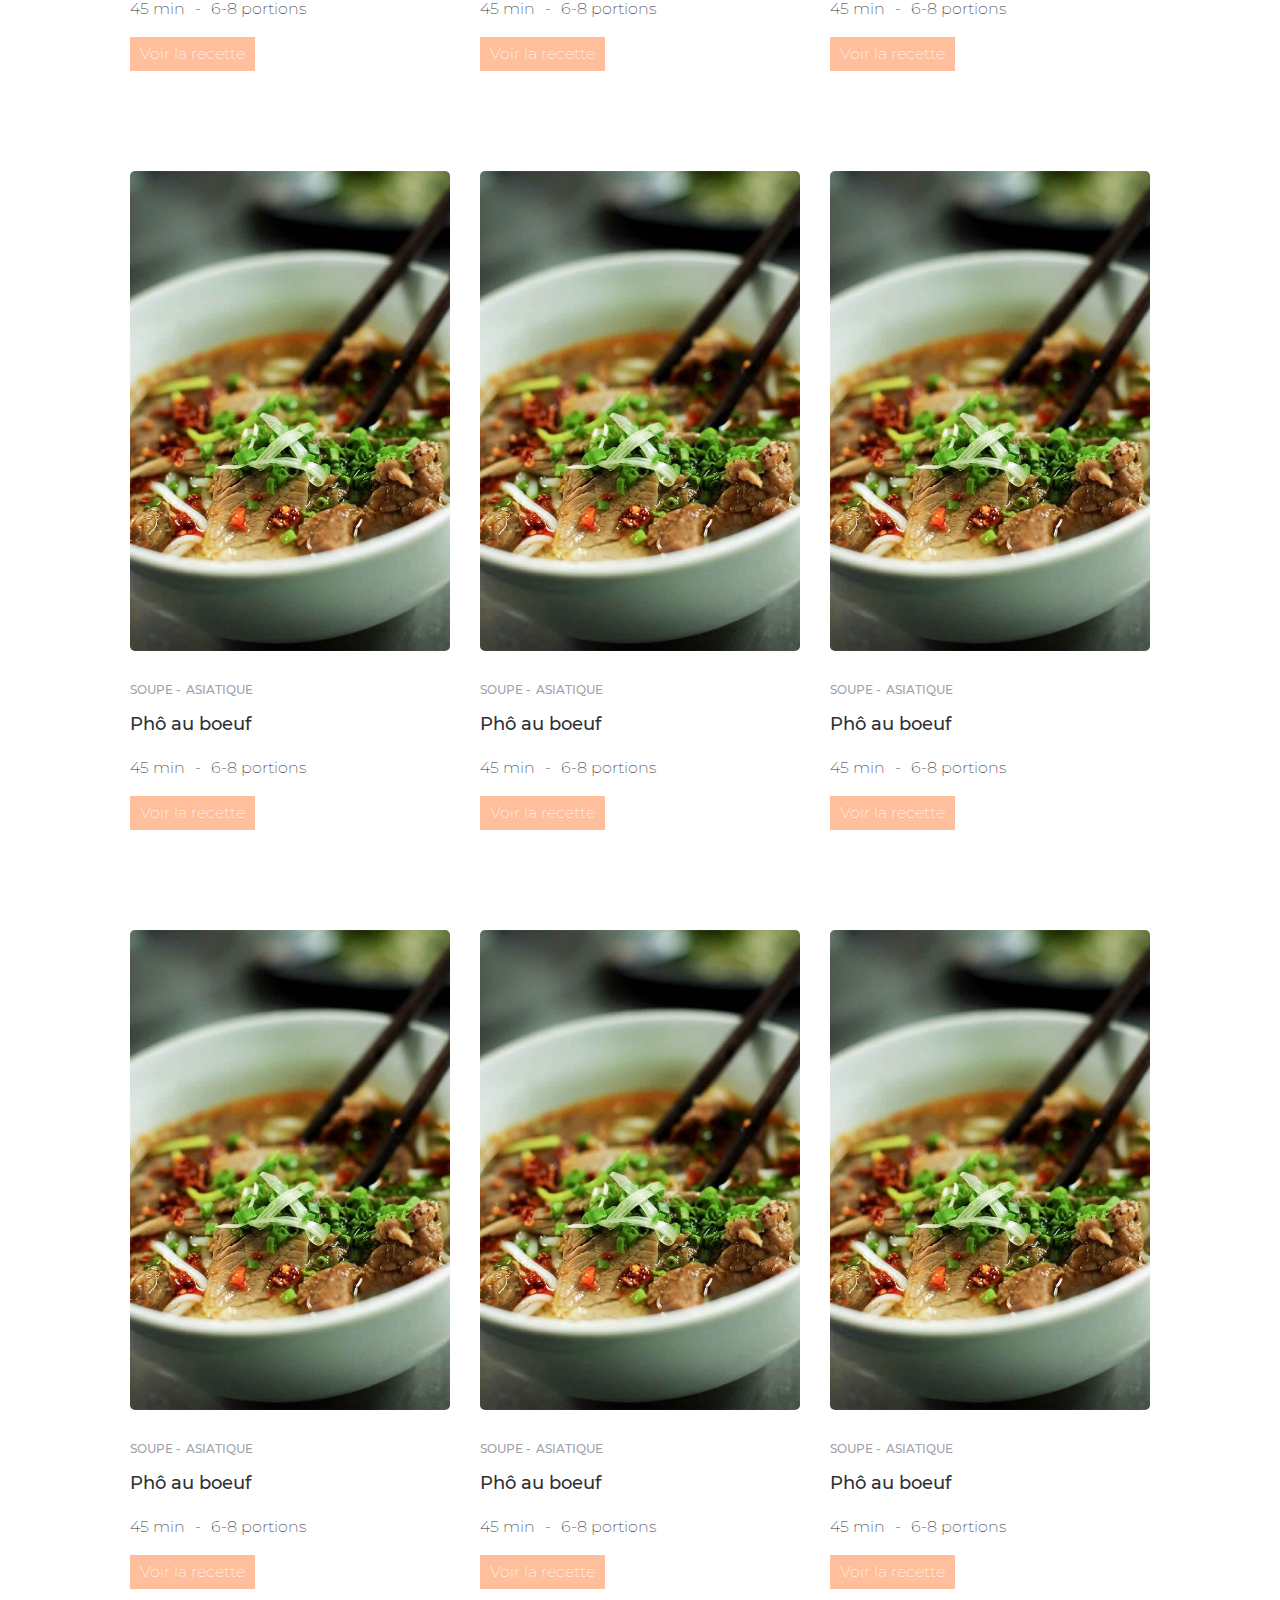
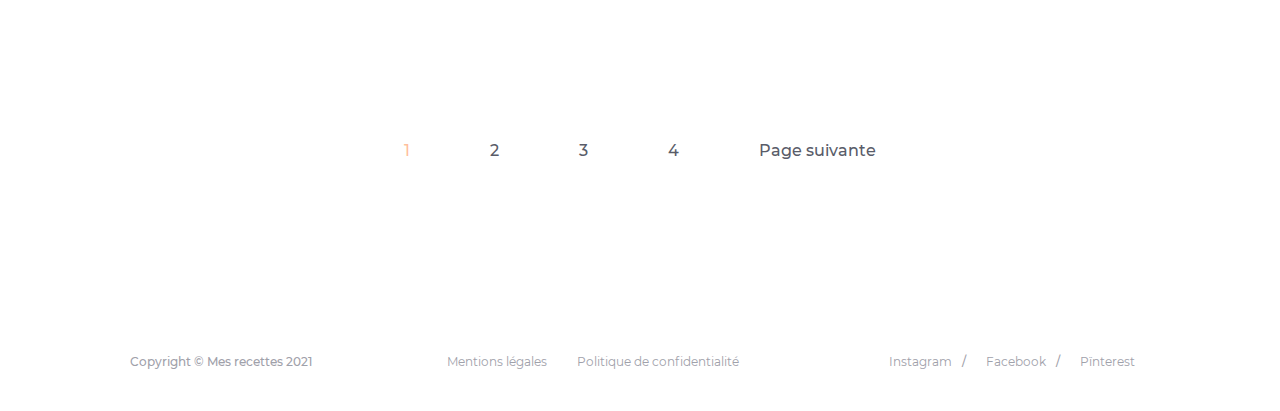
<file: wp-content/themes/mes_recettes/res/recipe-list.html>
<!DOCTYPE html>
<html lang="fr">
<head>
	<meta charset="UTF-8">
	<meta name="viewport" content="width=device-width, initial-scale=1.0">
	<title>Document</title>
	<link rel="stylesheet" href="css/reset.css">
	<link rel="stylesheet" href="css/style.css">
</head>
<body>

	<header class="main-header">
		<div class="container">
			<div class="logo">Mes recettes</div>
			<nav class="main-nav">
				<ul class="menu">
					<li class="menu-item"><a href="index.html" class="menu-link">Accueil</a></li>
					<li class="menu-item"><a href="blog.html" class="menu-link">Blog</a></li>
					<li class="menu-item"><a href="recipe-list.html" class="menu-link active">Recettes</a></li>
					<li class="menu-item"><a href="page.html" class="menu-link">A propos</a></li>
					<li class="menu-item"><a href="contact.html" class="menu-link">Contact</a></li>
				</ul>
			</nav>
			<form action="search.html" class="search-form">
				<label for="search" class="sr-only">Rechercher</label>
				<input type="search" id="search" placeholder="Recherche ...">
				<button type="submit">Ok</button>
			</form>
		</div>
	</header>
	<main class="main-content">
		<div class="container">
			<h1>Mes recettes</h1>
			<div class="blog-grid">
				<article class="card">
					<img src="img/pho_boeuf_card.jpg" alt="Pho au boeuf" class="card-illustration">
					<ul class="card-terms-list">
						<li class="card-terms-item">
							<a href="recipe-list-category.html" class="card-terms-link">Soupe</a>
						</li>
						<li class="card-terms-item">
							<a href="recipe-list-category.html" class="card-terms-link">Asiatique</a>
						</li>
					</ul>
					<h3 class="card-title">Phô au boeuf </h3>
					<ul class="card-meta-list">
						<li class="card-meta-item">45 min</li>
						<li class="card-meta-item">6-8 portions</li>
					</ul>
					<a href="recipe.html" class="card-link">Voir la recette</a>
				</article>
				<article class="card">
					<img src="img/pho_boeuf_card.jpg" alt="Pho au boeuf" class="card-illustration">
					<ul class="card-terms-list">
						<li class="card-terms-item">
							<a href="recipe-list-category.html" class="card-terms-link">Soupe</a>
						</li>
						<li class="card-terms-item">
							<a href="recipe-list-category.html" class="card-terms-link">Asiatique</a>
						</li>
					</ul>
					<h2 class="card-title">Phô au boeuf </h2>
					<ul class="card-meta-list">
						<li class="card-meta-item">45 min</li>
						<li class="card-meta-item">6-8 portions</li>
					</ul>
					<a href="recipe.html" class="card-link">Voir la recette</a>
				</article>
				<article class="card">
					<img src="img/pho_boeuf_card.jpg" alt="Pho au boeuf" class="card-illustration">
					<ul class="card-terms-list">
						<li class="card-terms-item">
							<a href="recipe-list-category.html" class="card-terms-link">Soupe</a>
						</li>
						<li class="card-terms-item">
							<a href="recipe-list-category.html" class="card-terms-link">Asiatique</a>
						</li>
					</ul>
					<h2 class="card-title">Phô au boeuf </h2>
					<ul class="card-meta-list">
						<li class="card-meta-item">45 min</li>
						<li class="card-meta-item">6-8 portions</li>
					</ul>
					<a href="recipe.html" class="card-link">Voir la recette</a>
				</article>
				<article class="card">
					<img src="img/pho_boeuf_card.jpg" alt="Pho au boeuf" class="card-illustration">
					<ul class="card-terms-list">
						<li class="card-terms-item">
							<a href="recipe-list-category.html" class="card-terms-link">Soupe</a>
						</li>
						<li class="card-terms-item">
							<a href="recipe-list-category.html" class="card-terms-link">Asiatique</a>
						</li>
					</ul>
					<h2 class="card-title">Phô au boeuf </h2>
					<ul class="card-meta-list">
						<li class="card-meta-item">45 min</li>
						<li class="card-meta-item">6-8 portions</li>
					</ul>
					<a href="recipe.html" class="card-link">Voir la recette</a>
				</article>
				<article class="card">
					<img src="img/pho_boeuf_card.jpg" alt="Pho au boeuf" class="card-illustration">
					<ul class="card-terms-list">
						<li class="card-terms-item">
							<a href="recipe-list-category.html" class="card-terms-link">Soupe</a>
						</li>
						<li class="card-terms-item">
							<a href="recipe-list-category.html" class="card-terms-link">Asiatique</a>
						</li>
					</ul>
					<h2 class="card-title">Phô au boeuf </h2>
					<ul class="card-meta-list">
						<li class="card-meta-item">45 min</li>
						<li class="card-meta-item">6-8 portions</li>
					</ul>
					<a href="recipe.html" class="card-link">Voir la recette</a>
				</article>
				<article class="card">
					<img src="img/pho_boeuf_card.jpg" alt="Pho au boeuf" class="card-illustration">
					<ul class="card-terms-list">
						<li class="card-terms-item">
							<a href="recipe-list-category.html" class="card-terms-link">Soupe</a>
						</li>
						<li class="card-terms-item">
							<a href="recipe-list-category.html" class="card-terms-link">Asiatique</a>
						</li>
					</ul>
					<h2 class="card-title">Phô au boeuf </h2>
					<ul class="card-meta-list">
						<li class="card-meta-item">45 min</li>
						<li class="card-meta-item">6-8 portions</li>
					</ul>
					<a href="recipe.html" class="card-link">Voir la recette</a>
				</article>
				<article class="card">
					<img src="img/pho_boeuf_card.jpg" alt="Pho au boeuf" class="card-illustration">
					<ul class="card-terms-list">
						<li class="card-terms-item">
							<a href="recipe-list-category.html" class="card-terms-link">Soupe</a>
						</li>
						<li class="card-terms-item">
							<a href="recipe-list-category.html" class="card-terms-link">Asiatique</a>
						</li>
					</ul>
					<h2 class="card-title">Phô au boeuf </h2>
					<ul class="card-meta-list">
						<li class="card-meta-item">45 min</li>
						<li class="card-meta-item">6-8 portions</li>
					</ul>
					<a href="recipe.html" class="card-link">Voir la recette</a>
				</article>
				<article class="card">
					<img src="img/pho_boeuf_card.jpg" alt="Pho au boeuf" class="card-illustration">
					<ul class="card-terms-list">
						<li class="card-terms-item">
							<a href="recipe-list-category.html" class="card-terms-link">Soupe</a>
						</li>
						<li class="card-terms-item">
							<a href="recipe-list-category.html" class="card-terms-link">Asiatique</a>
						</li>
					</ul>
					<h2 class="card-title">Phô au boeuf </h2>
					<ul class="card-meta-list">
						<li class="card-meta-item">45 min</li>
						<li class="card-meta-item">6-8 portions</li>
					</ul>
					<a href="recipe.html" class="card-link">Voir la recette</a>
				</article>
				<article class="card">
					<img src="img/pho_boeuf_card.jpg" alt="Pho au boeuf" class="card-illustration">
					<ul class="card-terms-list">
						<li class="card-terms-item">
							<a href="recipe-list-category.html" class="card-terms-link">Soupe</a>
						</li>
						<li class="card-terms-item">
							<a href="recipe-list-category.html" class="card-terms-link">Asiatique</a>
						</li>
					</ul>
					<h2 class="card-title">Phô au boeuf </h2>
					<ul class="card-meta-list">
						<li class="card-meta-item">45 min</li>
						<li class="card-meta-item">6-8 portions</li>
					</ul>
					<a href="recipe.html" class="card-link">Voir la recette</a>
				</article>
				<article class="card">
					<img src="img/pho_boeuf_card.jpg" alt="Pho au boeuf" class="card-illustration">
					<ul class="card-terms-list">
						<li class="card-terms-item">
							<a href="recipe-list-category.html" class="card-terms-link">Soupe</a>
						</li>
						<li class="card-terms-item">
							<a href="recipe-list-category.html" class="card-terms-link">Asiatique</a>
						</li>
					</ul>
					<h2 class="card-title">Phô au boeuf </h2>
					<ul class="card-meta-list">
						<li class="card-meta-item">45 min</li>
						<li class="card-meta-item">6-8 portions</li>
					</ul>
					<a href="recipe.html" class="card-link">Voir la recette</a>
				</article>
				<article class="card">
					<img src="img/pho_boeuf_card.jpg" alt="Pho au boeuf" class="card-illustration">
					<ul class="card-terms-list">
						<li class="card-terms-item">
							<a href="recipe-list-category.html" class="card-terms-link">Soupe</a>
						</li>
						<li class="card-terms-item">
							<a href="recipe-list-category.html" class="card-terms-link">Asiatique</a>
						</li>
					</ul>
					<h2 class="card-title">Phô au boeuf </h2>
					<ul class="card-meta-list">
						<li class="card-meta-item">45 min</li>
						<li class="card-meta-item">6-8 portions</li>
					</ul>
					<a href="recipe.html" class="card-link">Voir la recette</a>
				</article>
				<article class="card">
					<img src="img/pho_boeuf_card.jpg" alt="Pho au boeuf" class="card-illustration">
					<ul class="card-terms-list">
						<li class="card-terms-item">
							<a href="recipe-list-category.html" class="card-terms-link">Soupe</a>
						</li>
						<li class="card-terms-item">
							<a href="recipe-list-category.html" class="card-terms-link">Asiatique</a>
						</li>
					</ul>
					<h2 class="card-title">Phô au boeuf </h2>
					<ul class="card-meta-list">
						<li class="card-meta-item">45 min</li>
						<li class="card-meta-item">6-8 portions</li>
					</ul>
					<a href="recipe.html" class="card-link">Voir la recette</a>
				</article>
			</div>
			<nav class="pagination">
				<span class="page-numbers current">1</span>
				<a href="#" class="page-numbers">2</a>
				<a href="#" class="page-numbers">3</a>
				<a href="#" class="page-numbers">4</a>
				<a href="#" class="next page-numbers">Page suivante</a>
			</nav>
		</div>
	</main>
	<footer class="main-footer">
		<div class="container">
			<div class="copyright">Copyright &copy; Mes recettes 2021</div>
			<nav class="footer-nav">
				<ul class="menu">
					<li class="menu-item"><a href="page.html" class="menu-link">Mentions légales</a></li>
					<li class="menu-item"><a href="page.html" class="menu-link">Politique de confidentialité</a></li>
				</ul>
			</nav>
			<nav class="social-nav">
				<ul class="menu">
					<li class="menu-item"><a href="#" class="menu-link">Instagram</a></li>
					<li class="menu-item"><a href="#" class="menu-link">Facebook</a></li>
					<li class="menu-item"><a href="#" class="menu-link">Pïnterest</a></li>
				</ul>
			</nav>
		</div>
	</footer>

</body>
</html>
</file>
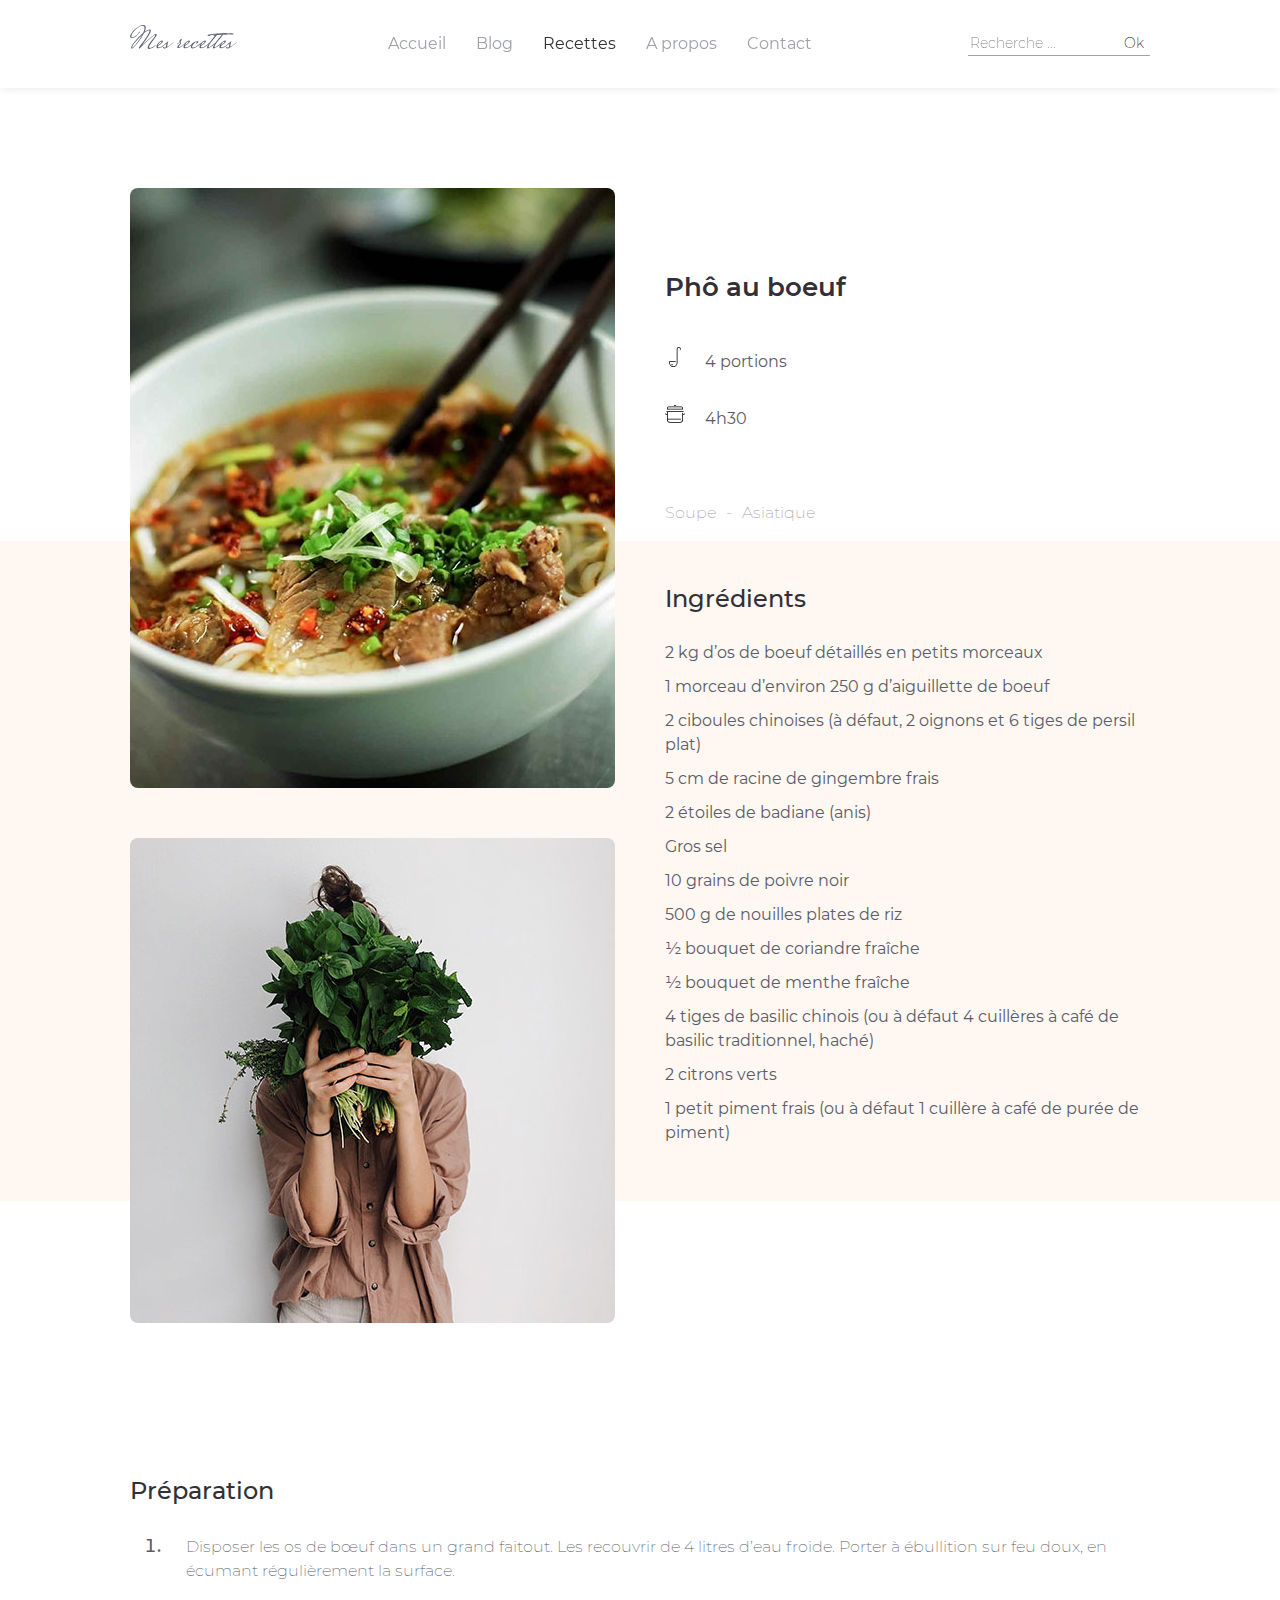
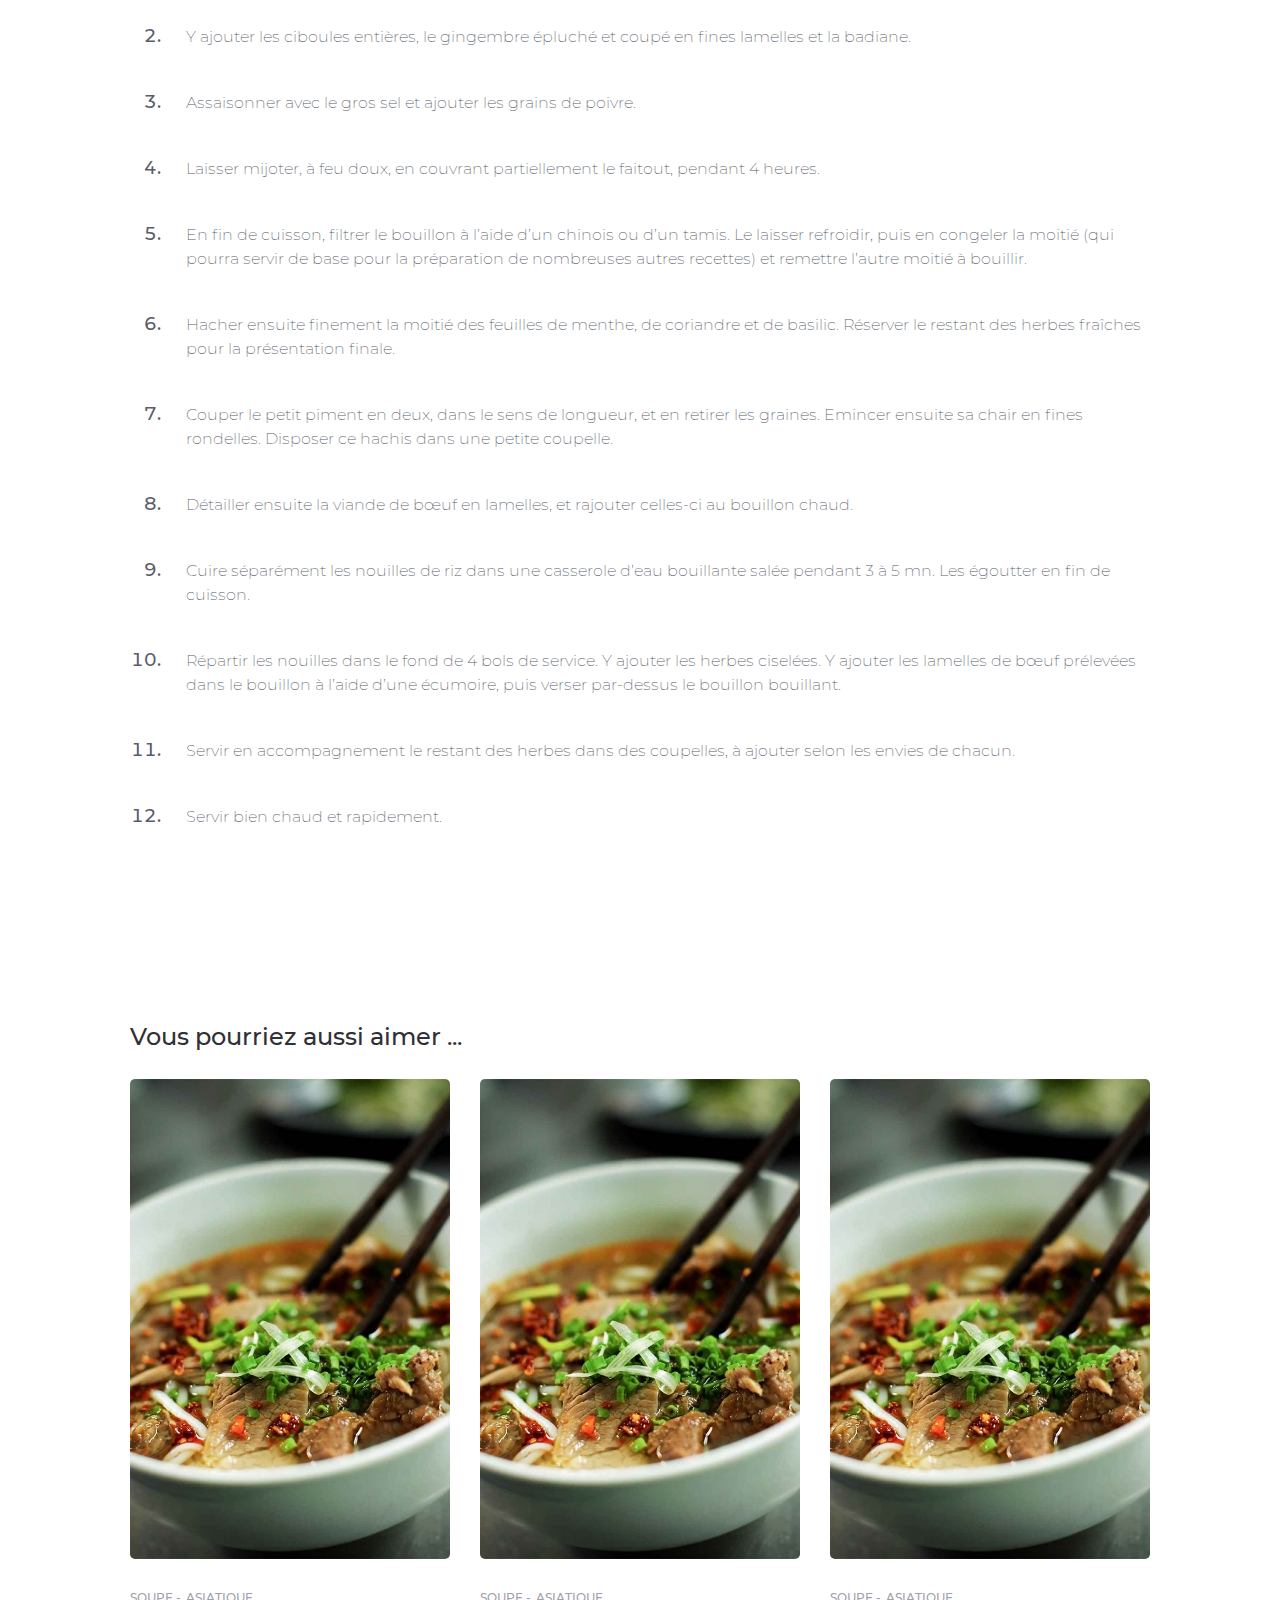
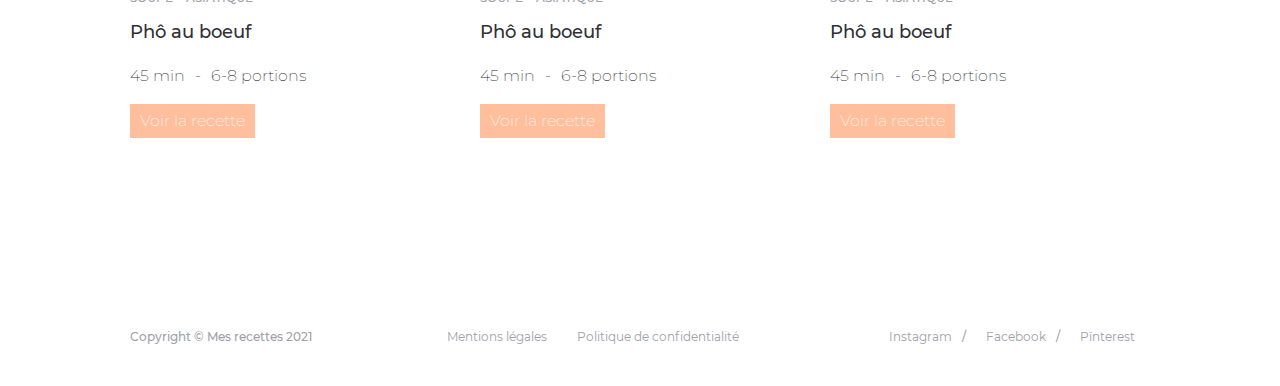
<file: wp-content/themes/mes_recettes/res/recipe.html>
<!DOCTYPE html>
<html lang="fr">
<head>
	<meta charset="UTF-8">
	<meta name="viewport" content="width=device-width, initial-scale=1.0">
	<title>Document</title>
	<link rel="stylesheet" href="css/reset.css">
	<link rel="stylesheet" href="css/style.css">
</head>
<body>

	<header class="main-header">
		<div class="container">
			<div class="logo">Mes recettes</div>
			<nav class="main-nav">
				<ul class="menu">
					<li class="menu-item"><a href="index.html" class="menu-link">Accueil</a></li>
					<li class="menu-item"><a href="blog.html" class="menu-link">Blog</a></li>
					<li class="menu-item"><a href="recipe-list.html" class="menu-link active">Recettes</a></li>
					<li class="menu-item"><a href="page.html" class="menu-link">A propos</a></li>
					<li class="menu-item"><a href="contact.html" class="menu-link">Contact</a></li>
				</ul>
			</nav>
			<form action="search.html" class="search-form">
				<label for="search" class="sr-only">Rechercher</label>
				<input type="search" id="search" placeholder="Recherche ...">
				<button type="submit">Ok</button>
			</form>
		</div>
	</header>
	<main class="main-content">
		<article class="recipe">
			<header class="recipe-header">
				<div class="container">
					<div class="recipe-header-img">
						<img src="img/pho_boeuf_header.jpg" alt="Pho au boeuf" class="recipe-illustration">
					</div>
					<div class="recipe-header-img">
						<img src="img/hidden-laura.jpg" alt="Hihihi, je me suis cachée" class="recipe-illustration">
					</div>
					<div class="recipe-header-content">
						<h1 class="recipe-title">Phô au boeuf </h1>
						<ul class="recipe-meta-list">
							<li class="recipe-meta-item quantity">4 portions</li>
							<li class="recipe-meta-item duration">4h30</li>
						</ul>
						<ul class="recipe-terms-list">
							<li class="recipe-terms-item"><a href="recipe-list-category.html" class="recipe-terms-link">Soupe</a></li>
							<li class="recipe-terms-item"><a href="recipe-list-category.html" class="recipe-terms-link">Asiatique</a></li>
						</ul>
						<div class="recipe-ingredients-content">
							<h2>Ingrédients</h2>
							<ul class="recipe-ingredients-list">
								<li class="recipe-ingredients-item">2 kg d’os de boeuf détaillés en petits morceaux</li>
								<li class="recipe-ingredients-item">1 morceau d’environ 250 g d’aiguillette de boeuf</li>
								<li class="recipe-ingredients-item">2 ciboules chinoises (à défaut, 2 oignons et 6 tiges de persil plat)</li>
								<li class="recipe-ingredients-item">5 cm de racine de gingembre frais</li>
								<li class="recipe-ingredients-item">2 étoiles de badiane (anis)</li>
								<li class="recipe-ingredients-item">Gros sel</li>
								<li class="recipe-ingredients-item">10 grains de poivre noir</li>
								<li class="recipe-ingredients-item">500 g de nouilles plates de riz</li>
								<li class="recipe-ingredients-item">½ bouquet de coriandre fraîche</li>
								<li class="recipe-ingredients-item">½ bouquet de menthe fraîche</li>
								<li class="recipe-ingredients-item">4 tiges de basilic chinois (ou à défaut 4 cuillères à café de basilic traditionnel, haché)</li>
								<li class="recipe-ingredients-item">2 citrons verts</li>
								<li class="recipe-ingredients-item">1 petit piment frais (ou à défaut 1 cuillère à café de purée de piment)</li>
							</ul>
						</div>
					</div>
				</div>
			</header>
			<section class="recipe-steps">
				<div class="container">
					<h2>Préparation</h2>
					<ol class="recipe-steps-list">
						<li class="recipe-steps-item">Disposer les os de bœuf dans un grand faitout. Les recouvrir de 4 litres d’eau froide. Porter à ébullition sur feu doux, en écumant régulièrement la surface.</li>
						<li class="recipe-steps-item">Y ajouter les ciboules entières, le gingembre épluché et coupé en fines lamelles et la badiane.</li>
						<li class="recipe-steps-item">Assaisonner avec le gros sel et ajouter les grains de poivre.</li>
						<li class="recipe-steps-item">Laisser mijoter, à feu doux, en couvrant partiellement le faitout, pendant 4 heures.</li>
						<li class="recipe-steps-item">En fin de cuisson, filtrer le bouillon à l’aide d’un chinois ou d’un tamis. Le laisser refroidir, puis en congeler la moitié (qui pourra servir de base pour la préparation de nombreuses autres recettes) et remettre l’autre moitié à bouillir.</li>
						<li class="recipe-steps-item">Hacher ensuite finement la moitié des feuilles de menthe, de coriandre et de basilic. Réserver le restant des herbes fraîches pour la présentation finale.</li>
						<li class="recipe-steps-item">Couper le petit piment en deux, dans le sens de longueur, et en retirer les graines. Emincer ensuite sa chair en fines rondelles. Disposer ce hachis dans une petite coupelle.</li>
						<li class="recipe-steps-item">Détailler ensuite la viande de bœuf en lamelles, et rajouter celles-ci au bouillon chaud.</li>
						<li class="recipe-steps-item">Cuire séparément les nouilles de riz dans une casserole d’eau bouillante salée pendant 3 à 5 mn. Les égoutter en fin de cuisson.</li>
						<li class="recipe-steps-item">Répartir les nouilles dans le fond de 4 bols de service. Y ajouter les herbes ciselées. Y ajouter les lamelles de bœuf prélevées dans le bouillon à l’aide d’une écumoire, puis verser par-dessus le bouillon bouillant.</li>
						<li class="recipe-steps-item">Servir en accompagnement le restant des herbes dans des coupelles, à ajouter selon les envies de chacun.</li>
						<li class="recipe-steps-item">Servir bien chaud et rapidement.</li>
					</ol>
				</div>
			</section>
			<footer class="related-recipes">
				<div class="container">
					<h2>Vous pourriez aussi aimer ...</h2>
					<div class="blog-grid">
						<article class="card">
							<img src="img/pho_boeuf_card.jpg" alt="Pho au boeuf" class="card-illustration">
							<ul class="card-terms-list">
								<li class="card-terms-item">
									<a href="recipe-list-category.html" class="card-terms-link">Soupe</a>
								</li>
								<li class="card-terms-item">
									<a href="recipe-list-category.html" class="card-terms-link">Asiatique</a>
								</li>
							</ul>
							<h3 class="card-title">Phô au boeuf </h3>
							<ul class="card-meta-list">
								<li class="card-meta-item">45 min</li>
								<li class="card-meta-item">6-8 portions</li>
							</ul>
							<a href="recipe.html" class="card-link">Voir la recette</a>
						</article>
						<article class="card">
							<img src="img/pho_boeuf_card.jpg" alt="Pho au boeuf" class="card-illustration">
							<ul class="card-terms-list">
								<li class="card-terms-item">
									<a href="recipe-list-category.html" class="card-terms-link">Soupe</a>
								</li>
								<li class="card-terms-item">
									<a href="recipe-list-category.html" class="card-terms-link">Asiatique</a>
								</li>
							</ul>
							<h3 class="card-title">Phô au boeuf </h3>
							<ul class="card-meta-list">
								<li class="card-meta-item">45 min</li>
								<li class="card-meta-item">6-8 portions</li>
							</ul>
							<a href="recipe.html" class="card-link">Voir la recette</a>
						</article>
						<article class="card">
							<img src="img/pho_boeuf_card.jpg" alt="Pho au boeuf" class="card-illustration">
							<ul class="card-terms-list">
								<li class="card-terms-item">
									<a href="recipe-list-category.html" class="card-terms-link">Soupe</a>
								</li>
								<li class="card-terms-item">
									<a href="recipe-list-category.html" class="card-terms-link">Asiatique</a>
								</li>
							</ul>
							<h3 class="card-title">Phô au boeuf </h3>
							<ul class="card-meta-list">
								<li class="card-meta-item">45 min</li>
								<li class="card-meta-item">6-8 portions</li>
							</ul>
							<a href="recipe.html" class="card-link">Voir la recette</a>
						</article>
					</div>
				</div>
			</footer>

		</article>
	</main>
	<footer class="main-footer">
		<div class="container">
			<div class="copyright">Copyright &copy; Mes recettes 2021</div>
			<nav class="footer-nav">
				<ul class="menu">
					<li class="menu-item"><a href="page.html" class="menu-link">Mentions légales</a></li>
					<li class="menu-item"><a href="page.html" class="menu-link">Politique de confidentialité</a></li>
				</ul>
			</nav>
			<nav class="social-nav">
				<ul class="menu">
					<li class="menu-item"><a href="#" class="menu-link">Instagram</a></li>
					<li class="menu-item"><a href="#" class="menu-link">Facebook</a></li>
					<li class="menu-item"><a href="#" class="menu-link">Pïnterest</a></li>
				</ul>
			</nav>
		</div>
	</footer>

</body>
</html>
</file>
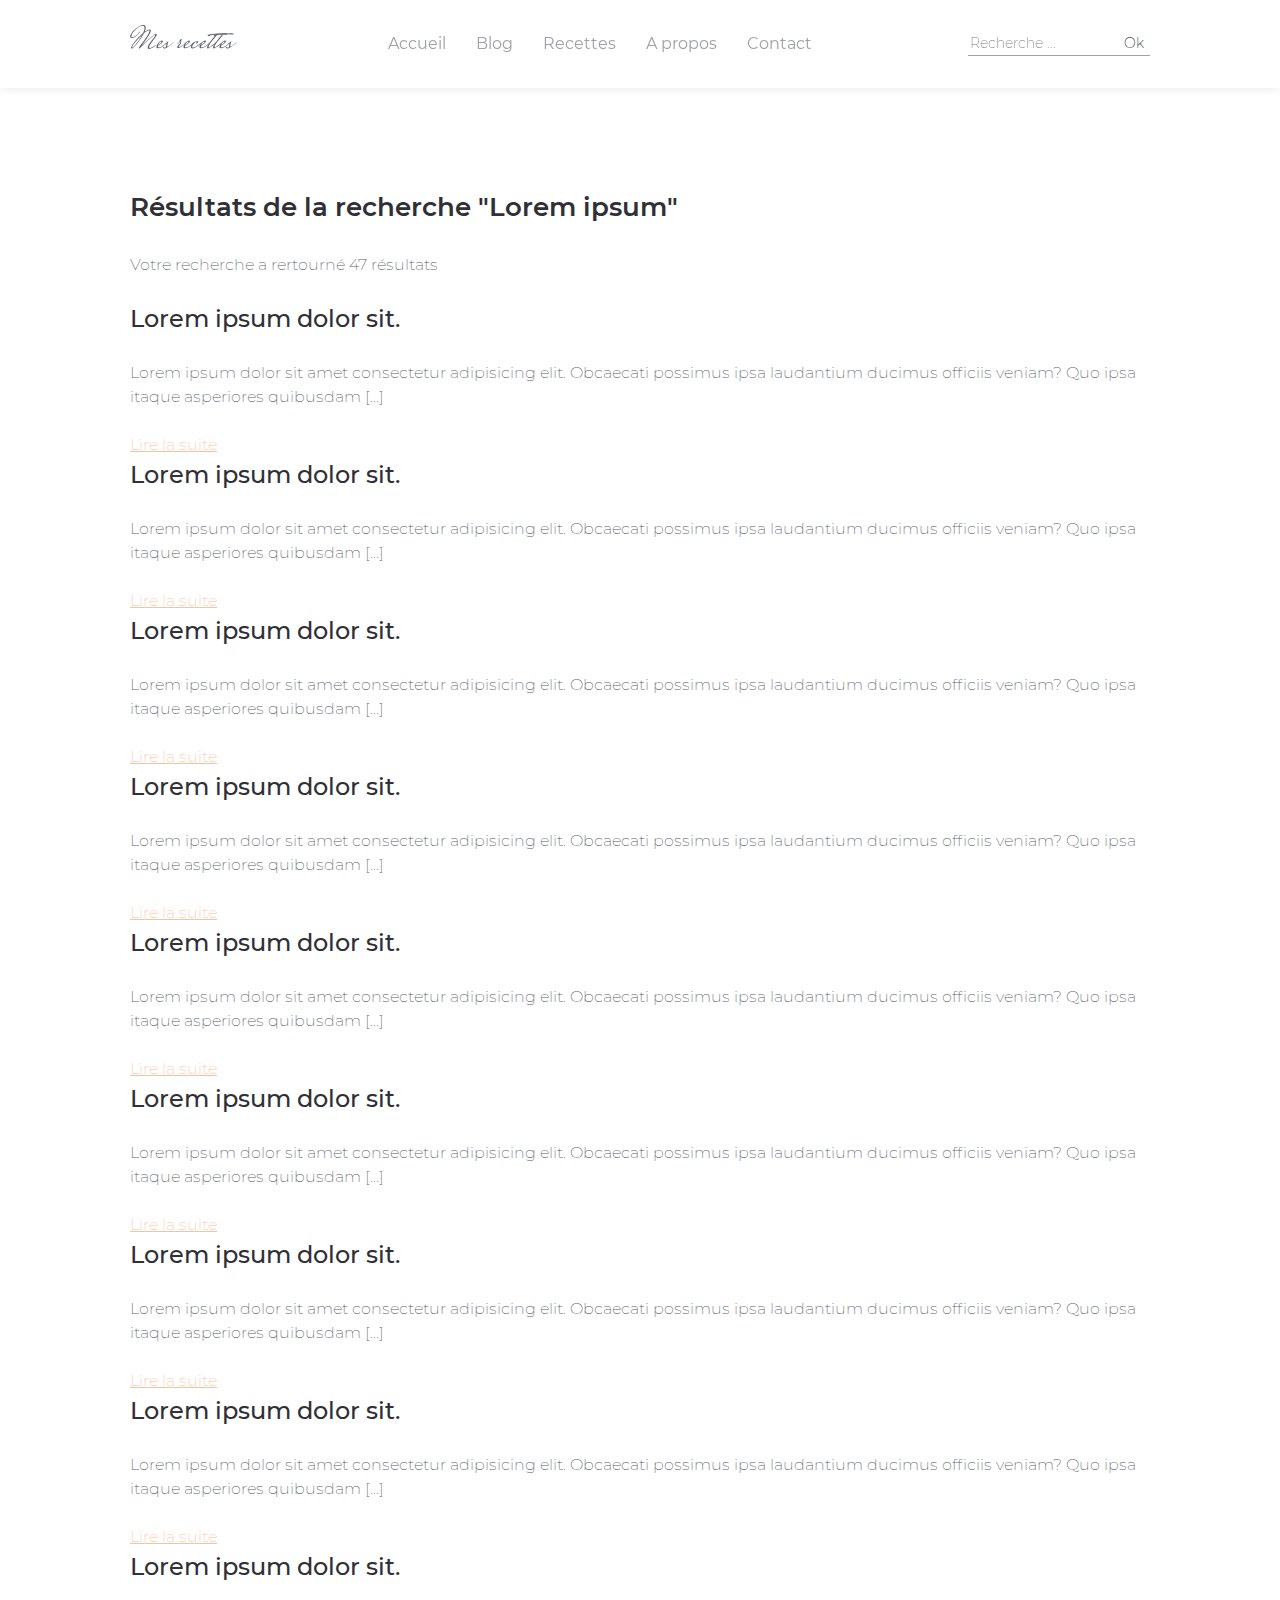
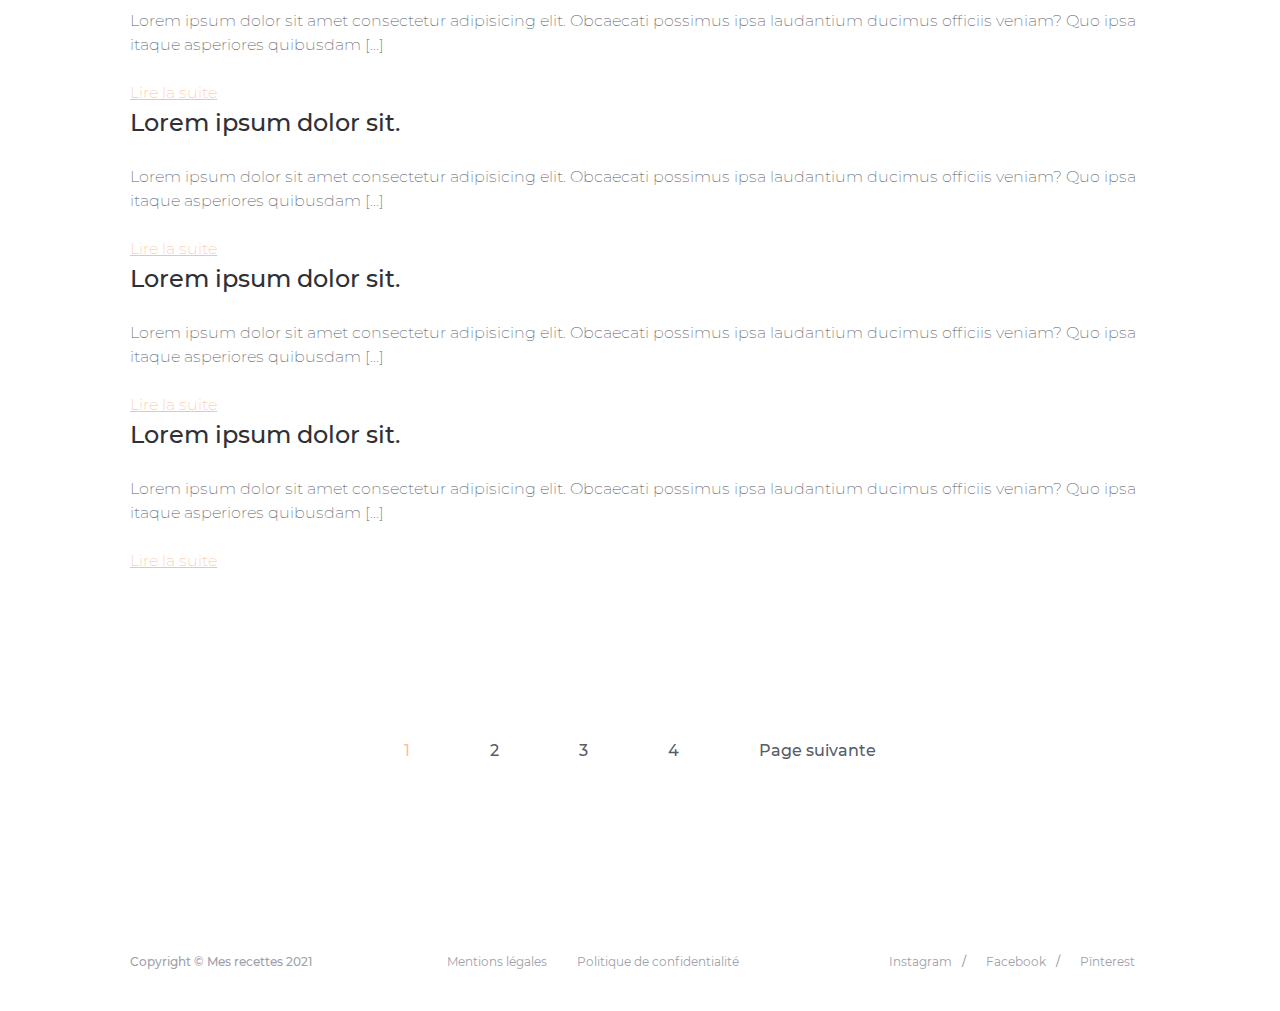
<file: wp-content/themes/mes_recettes/res/search.html>
<!DOCTYPE html>
<html lang="fr">
<head>
	<meta charset="UTF-8">
	<meta name="viewport" content="width=device-width, initial-scale=1.0">
	<title>Document</title>
	<link rel="stylesheet" href="css/reset.css">
	<link rel="stylesheet" href="css/style.css">
</head>
<body>

	<header class="main-header">
		<div class="container">
			<div class="logo">Mes recettes</div>
			<nav class="main-nav">
				<ul class="menu">
					<li class="menu-item"><a href="index.html" class="menu-link">Accueil</a></li>
					<li class="menu-item"><a href="blog.html" class="menu-link">Blog</a></li>
					<li class="menu-item"><a href="recipe-list.html" class="menu-link">Recettes</a></li>
					<li class="menu-item"><a href="page.html" class="menu-link">A propos</a></li>
					<li class="menu-item"><a href="contact.html" class="menu-link">Contact</a></li>
				</ul>
			</nav>
			<form action="search.html" class="search-form">
				<label for="search" class="sr-only">Rechercher</label>
				<input type="search" id="search" placeholder="Recherche ...">
				<button type="submit">Ok</button>
			</form>
		</div>
	</header>
	<main class="main-content">
		<div class="container">
			<h1>Résultats de la recherche "Lorem ipsum"</h1>
			<p>Votre recherche a rertourné 47 résultats</p>
			<ul class="search-results-list">
				<li class="search-results-item">
					<h2>Lorem ipsum dolor sit.</h2>
					<p>Lorem ipsum dolor sit amet consectetur adipisicing elit. Obcaecati possimus ipsa laudantium ducimus officiis veniam? Quo ipsa itaque asperiores quibusdam [...]</p>
					<a href="#">Lire la suite</a>
				</li>
				<li class="search-results-item">
					<h2>Lorem ipsum dolor sit.</h2>
					<p>Lorem ipsum dolor sit amet consectetur adipisicing elit. Obcaecati possimus ipsa laudantium ducimus officiis veniam? Quo ipsa itaque asperiores quibusdam [...]</p>
					<a href="#">Lire la suite</a>
				</li>
				<li class="search-results-item">
					<h2>Lorem ipsum dolor sit.</h2>
					<p>Lorem ipsum dolor sit amet consectetur adipisicing elit. Obcaecati possimus ipsa laudantium ducimus officiis veniam? Quo ipsa itaque asperiores quibusdam [...]</p>
					<a href="#">Lire la suite</a>
				</li>
				<li class="search-results-item">
					<h2>Lorem ipsum dolor sit.</h2>
					<p>Lorem ipsum dolor sit amet consectetur adipisicing elit. Obcaecati possimus ipsa laudantium ducimus officiis veniam? Quo ipsa itaque asperiores quibusdam [...]</p>
					<a href="#">Lire la suite</a>
				</li>
				<li class="search-results-item">
					<h2>Lorem ipsum dolor sit.</h2>
					<p>Lorem ipsum dolor sit amet consectetur adipisicing elit. Obcaecati possimus ipsa laudantium ducimus officiis veniam? Quo ipsa itaque asperiores quibusdam [...]</p>
					<a href="#">Lire la suite</a>
				</li>
				<li class="search-results-item">
					<h2>Lorem ipsum dolor sit.</h2>
					<p>Lorem ipsum dolor sit amet consectetur adipisicing elit. Obcaecati possimus ipsa laudantium ducimus officiis veniam? Quo ipsa itaque asperiores quibusdam [...]</p>
					<a href="#">Lire la suite</a>
				</li>
				<li class="search-results-item">
					<h2>Lorem ipsum dolor sit.</h2>
					<p>Lorem ipsum dolor sit amet consectetur adipisicing elit. Obcaecati possimus ipsa laudantium ducimus officiis veniam? Quo ipsa itaque asperiores quibusdam [...]</p>
					<a href="#">Lire la suite</a>
				</li>
				<li class="search-results-item">
					<h2>Lorem ipsum dolor sit.</h2>
					<p>Lorem ipsum dolor sit amet consectetur adipisicing elit. Obcaecati possimus ipsa laudantium ducimus officiis veniam? Quo ipsa itaque asperiores quibusdam [...]</p>
					<a href="#">Lire la suite</a>
				</li>
				<li class="search-results-item">
					<h2>Lorem ipsum dolor sit.</h2>
					<p>Lorem ipsum dolor sit amet consectetur adipisicing elit. Obcaecati possimus ipsa laudantium ducimus officiis veniam? Quo ipsa itaque asperiores quibusdam [...]</p>
					<a href="#">Lire la suite</a>
				</li>
				<li class="search-results-item">
					<h2>Lorem ipsum dolor sit.</h2>
					<p>Lorem ipsum dolor sit amet consectetur adipisicing elit. Obcaecati possimus ipsa laudantium ducimus officiis veniam? Quo ipsa itaque asperiores quibusdam [...]</p>
					<a href="#">Lire la suite</a>
				</li>
				<li class="search-results-item">
					<h2>Lorem ipsum dolor sit.</h2>
					<p>Lorem ipsum dolor sit amet consectetur adipisicing elit. Obcaecati possimus ipsa laudantium ducimus officiis veniam? Quo ipsa itaque asperiores quibusdam [...]</p>
					<a href="#">Lire la suite</a>
				</li>
				<li class="search-results-item">
					<h2>Lorem ipsum dolor sit.</h2>
					<p>Lorem ipsum dolor sit amet consectetur adipisicing elit. Obcaecati possimus ipsa laudantium ducimus officiis veniam? Quo ipsa itaque asperiores quibusdam [...]</p>
					<a href="#">Lire la suite</a>
				</li>
			</ul>
			<nav class="pagination">
				<span class="page-numbers current">1</span>
				<a href="#" class="page-numbers">2</a>
				<a href="#" class="page-numbers">3</a>
				<a href="#" class="page-numbers">4</a>
				<a href="#" class="next page-numbers">Page suivante</a>
			</nav>
		</div>
	</main>
	<footer class="main-footer">
		<div class="container">
			<div class="copyright">Copyright &copy; Mes recettes 2021</div>
			<nav class="footer-nav">
				<ul class="menu">
					<li class="menu-item"><a href="page.html" class="menu-link">Mentions légales</a></li>
					<li class="menu-item"><a href="page.html" class="menu-link">Politique de confidentialité</a></li>
				</ul>
			</nav>
			<nav class="social-nav">
				<ul class="menu">
					<li class="menu-item"><a href="#" class="menu-link">Instagram</a></li>
					<li class="menu-item"><a href="#" class="menu-link">Facebook</a></li>
					<li class="menu-item"><a href="#" class="menu-link">Pïnterest</a></li>
				</ul>
			</nav>
		</div>
	</footer>

</body>
</html>
</file>
<file: wp-content/themes/mes_recettes/res/css/style.css>
/* mrs-saint-delafield-regular - latin */
@font-face {
	font-display: swap;
	font-family: "Mrs Saint Delafield";
	font-style: normal;
	font-weight: 400;
	src: local(""),
		url("../fonts/mrs-saint-delafield-v8-latin-regular.woff2")
			format("woff2"),
		url("../fonts/mrs-saint-delafield-v8-latin-regular.woff") format("woff");
}

/* montserrat-200 - latin */
@font-face {
	font-display: swap;
	font-family: "Montserrat";
	font-style: normal;
	font-weight: 200;
	src: local(""),
		url("../fonts/montserrat-v18-latin-200.woff2") format("woff2"),
		url("../fonts/montserrat-v18-latin-200.woff") format("woff");
}

/* montserrat-regular - latin */
@font-face {
	font-display: swap;
	font-family: "Montserrat";
	font-style: normal;
	font-weight: 400;
	src: local(""),
		url("../fonts/montserrat-v18-latin-regular.woff2") format("woff2"),
		url("../fonts/montserrat-v18-latin-regular.woff") format("woff");
}

/* montserrat-500 - latin */
@font-face {
	font-display: swap;
	font-family: "Montserrat";
	font-style: normal;
	font-weight: 500;
	src: local(""),
		url("../fonts/montserrat-v18-latin-500.woff2") format("woff2"),
		url("../fonts/montserrat-v18-latin-500.woff") format("woff");
}

/* montserrat-600 - latin */
@font-face {
	font-display: swap;
	font-family: "Montserrat";
	font-style: normal;
	font-weight: 600;
	src: local(""),
		url("../fonts/montserrat-v18-latin-600.woff2") format("woff2"),
		url("../fonts/montserrat-v18-latin-600.woff") format("woff");
}

/* Global */

:root {
	--grey-400: #303036;
	--grey-300: #595C69;
	--grey-200: #9FA1AA;
	--grey-100: #EAEAEA;
	--accent-200: #FFBF9D;
	--accent-100: #FFF8F2;
	--brand: var(--accent-200);
}

a,
button {
	transition: .3s;
}

/* Typographie */

body {
	display: flex;
	flex-direction: column;
	font-family: Montserrat, sans-serif;
	font-weight: 200;
	color: var(--grey-300);
}

h1,
h2,
h3,
h4 {
	color: var(--grey-400);
	margin-bottom: 1em;
}

h1 {
	font-size: 2.6rem;
	font-weight: 600;
}

h2 {
	font-size: 2.4rem;
	font-weight: 500;
}

h3 {
	font-size: 1.8rem;
	font-weight: 500;
}

p {
	margin-bottom: 1.5em;
}

ul {
	margin-bottom: 1em;
}

/* Layout */

.container {
	width: 100%;
	max-width: 106rem;
	margin-left: auto;
	margin-right: auto;
	padding-left: 2rem;
	padding-right: 2rem;
}

.container-narrow {
	max-width: 75rem
}

.main-content {
	padding-top: 10rem;
}

/* Blog and recipes list layout*/

.blog-grid {
	display: grid;
	grid-template-columns: repeat(3, 1fr);
	gap: 10rem 3rem;
}

.pagination {
	display: flex;
	justify-content: center;
	padding-top: 15rem;
	padding-bottom: 15rem;
}

.pagination > * {
	margin-left: 4rem;
	margin-right: 4rem;
	font-weight: 500;
	color: var(--grey-300);
	text-decoration: none;
}

a.page-numbers:hover,
a.page-numbers:focus,
.page-numbers.current {
	color: var(--accent-200);
}

/* Buttons */

.btn {
	display: inline-block;
	padding: 1.6rem 2.6rem;
	color: #fff;
	font-weight: 500;
	text-decoration: none;
	background-color: var(--grey-300);
	border: 2px solid var(--grey-300);
	border-radius: 0.5rem;
}

.btn:hover,
.btn:focus {
	color: var(--grey-300);
	background-color: #fff;
}

.btn-secondary {
	background-color: var(--accent-200);
	border-color: var(--accent-200);
}

.btn-secondary:hover,
.btn-secondary:focus {
	color: var(--grey-300);
	background-color: var(--accent-100);
}
/* Header */

.main-header {
	position: sticky;
	top: 0;
	z-index: 1000;
	padding-top: 2rem;
	padding-bottom: 2rem;
	background-color: #fff;
	box-shadow: 0 0 1rem rgba(0,0,0,.1);
}

.main-header .container {
	display: flex;
	align-items: center;
	justify-content: space-between;
}

.logo {
	font-family: "Mrs Saint Delafield", cursive;
	font-size: 3.2rem;
}

/* Search form */

.search-form {
	position: relative;
	display: flex;
	font-size: 1.4rem;
	border-bottom: 1px solid var(--grey-200);
}

.search-form::before {
	content:'';
	position: absolute;
	z-index: -1;
	top: 50%;
	bottom: 0;
	left: 1rem;
	right: 1rem;
	transition: .3s;
}

.search-form:focus-within::before {
	box-shadow: 0 .5rem 1rem rgba(0,0,0,.1);
}

.search-form:focus-within * {
	outline: none;
}

.search-form input {
	border: 0;
	width: 15rem;
}

.search-form button {
	border: 0;
	background-color: #fff;
}

.search-form button:hover,
.search-form button:focus {
	color: #fff;
	background-color: var(--accent-200);
}

/* Navigation */

.menu {
	display: flex;
	margin: 0;
	padding: 0;
}

.menu-item {
	padding: 0 .5rem;
}

.menu-link {
	padding: 1rem;
	font-weight: 400;
	color: var(--grey-200);
	text-decoration: none;
}

.menu-link:hover,
.menu-link:focus,
.menu-link.active {
	color: var(--grey-400);
}

/* Cards */

.card-illustration {
	margin-bottom: 3rem;
	width: 100%;
	aspect-ratio: 6 / 9;
	object-fit: cover;
	border-radius: 0.5rem;
}

.card-terms-list {
	display: flex;
	font-size: 1.2rem;
	font-weight: 500;
	color: var(--grey-200);
}

.card-terms-item:not(:last-child)::after {
	content: '-';
	margin-right: 0.5rem;
}

.card-terms-link {
	position: relative;
	display: inline-block;
	color: currentColor;
	text-transform: uppercase;
	text-decoration: none;
}

.card-terms-link::after {
	content: '';
	position: absolute;
	top: 100%;
	left: 0;
	right: 0;
	height: 1px;
	background-color: var(--grey-400);
	transform-origin: left;
	transform: scaleX(0);
	transition: .3s;
}

.card-terms-link:hover::after,
.card-terms-link:focus::after {
	transform: scaleX(1);
}

.card-title {
	font-size: 1.8rem;
	font-weight: 500;
}

.card-meta-list {
	display: flex;
	color: var(--grey-400);
}

.card-meta-item:not(:last-child)::after {
	content: '-';
	margin-left: 1rem;
	margin-right: 1rem;
}

.card-link {
	display: inline-block;
	padding: .5rem 1rem;
	color: var(--accent-100);
	text-decoration: none;
	background-color: var(--accent-200);
}

.card-link:hover,
.card-link:focus {
	transform: translateX(1rem)
}

/* Home */
.about {
	padding-bottom: 20rem;
}

.about .container > * {
	max-width: 53rem;

}

.latest-news {
	padding-top: 2rem;
	padding-bottom: 2rem;
	background-color: var(--accent-100);
}

.latest-news .container {
	display: grid;
	grid-template-columns: repeat(3, 1fr);
	gap: 3rem;
	transform: translateY(-10rem);
}

.popular-recipes {
	padding-top: 12rem;
	padding-bottom: 12rem;
}

.popular-recipes .container {
	display: grid;
	grid-template-columns: repeat(3, 1fr);
	gap: 6rem 3rem;
}

.popular-recipes .container > h2 {
	grid-column: span 2;
	margin: 0;
}

.see-more {
	display: inline-flex;
	align-items: center;
	justify-self: end;
	align-self: center;
	font-weight: 400;
	color: var(--grey-300);
	text-decoration: none;
}

.see-more::after {
	content: '';
	width: 1rem;
	height: 1.2rem;
	margin-left: 1.2rem;
	background-image: url(../img/icon_arrow.svg);
	background-size: contain;
	background-position: center;
	animation: gosee .5s alternate ease-in-out infinite both paused;
}

.see-more:hover::after,
.see-more:focus::after {
	animation-play-state: running;
}

@keyframes gosee {
	to { transform: translateX(.75rem); }
}

.subscribe {
	padding-top: 10rem;
	padding-bottom: 10rem;
	background-color: var(--accent-100);
}

.subscribe .container {
	display: grid;
	grid-template-columns: repeat(2, 1fr);
	gap: 3rem;
}

.subscribe-link {
	justify-self: end;
	align-self: center;
}

.who-am-i {
	padding-top: 15rem;
	padding-bottom: 15rem;
}

.who-am-i .container {
	display: grid;
	grid-template-columns: 1fr 2fr;
	gap: 9rem;
	align-items: center;
}

.who-am-i-illustration img {
	border-radius: 0.8rem;
}

/* Recipe */
.recipe-header {
	/* Dépassement de .recipe-ingredients-content::before sur certains navigateurs */
	overflow-x: hidden;
}

.recipe-header .container {
	position: relative;
	display: grid;
	grid-template-columns: repeat(2, 1fr);
	grid-auto-flow: dense;
	gap: 5rem;
}

.recipe-header-img {
	grid-column: 1;
}

.recipe-illustration {
	border-radius: 0.8rem;
}

.recipe-header-content {
	grid-area: 1 / 2 / 3 / -1;
	padding-top: 8rem;
	padding-bottom: 8rem;
}

.recipe-meta-list {
	margin-top: 4rem;
	margin-bottom: 7rem;
	font-weight: 400;
}

.recipe-meta-item {
	position: relative;
	margin-bottom: 3rem;
}

.recipe-meta-item::before {
	content: '';
	display: inline-block;
	width: 2rem;
	height: 2rem;
	margin-right: 2rem;
	background-size: contain;
	background-position: center;
	background-repeat: no-repeat;
}

.recipe-meta-item.quantity::before {
	background-image: url(../img/icon-soup-spoon.svg);
}

.recipe-meta-item.duration::before {
	background-image: url(../img/icon-pan.svg);
}

.recipe-terms-list {
	display: flex;
	color: var(--grey-200);
}

.recipe-terms-item:not(:last-child)::after {
	content: '-';
	display: inline-block;
	margin-right: 1rem;
	margin-left: 1rem;
}

.recipe-terms-link {
	color: currentColor;
	text-decoration: none;
}

.recipe-terms-link:hover,
.recipe-terms-link:focus {
	background-color: var(--grey-200);
	color: #fff;
}

.recipe-ingredients-content {
	position: relative;
	padding-top: 4rem;
	padding-bottom: 4rem;
}

.recipe-ingredients-content::before {
	content: '';
	position: absolute;
	z-index: -1;
	top: 0;
	left: -2.5rem; /* -1/2 gap */
	bottom: 0;
	width: 100vw;
	transform: translateX(-50%);
	background-color: var(--accent-100);
}

.recipe-ingredients-item {
	margin-bottom: 1rem;
	font-weight: 400;
}

.recipe-steps {
	padding-top: 15rem;
	padding-bottom: 15rem;
}

.recipe-steps-list {
	padding-left: 3.6rem;
	list-style: decimal;
}

.recipe-steps-item {
	margin-bottom: 4rem;
	padding-left: 2rem;
}

.recipe-steps-item::marker {
	font-size: 1.8rem;
	font-weight: 500;
	color: var(--grey-300);
}

.related-recipes {
	padding-bottom: 15rem;
}

/* Blog post */
.post-header .container {
	display: grid;
	justify-items: center;
	align-items: center;
	margin-bottom: 10rem;
	text-align: center;
}

.post-header .container > * {
	position: relative;
	grid-area : 1 / 1 / -1 / -1;
}

.post-header-illustration {
	background-color: var(--accent-200);
}

.post-header-img {
	mix-blend-mode: overlay;
	opacity: 0.75;
}

.post-header-content {
	display: flex;
	flex-direction: column;
	height: 100%;
}

.post-header-content .post-title {
	margin-top: auto;
	margin-bottom: auto;
}

.post-header-content .post-meta-list {
	padding: 1rem;
	background-color: rgba(255, 255, 255, .8);
}

.post-header-content .post-meta-list a {
	position: relative;
	display: inline-block;
	color: currentColor;
	text-transform: uppercase;
	text-decoration: none;
}

.post-header-content .post-meta-list a::after {
	content: '';
	position: absolute;
	top: 100%;
	left: 0;
	right: 0;
	height: 1px;
	background-color: var(--grey-400);
	transform-origin: left;
	transform: scaleX(0);
	transition: .3s;
}

.post-header-content .post-meta-list a:hover::after,
.post-header-content .post-meta-list a:focus::after {
	transform: scaleX(1);
}

.post-content {
	margin-bottom: 10rem;
}

/* Contact */
.contact-form {
	display: grid;
	grid-template-columns: repeat(2, 1fr);
	gap: 3rem;
	margin-bottom: 5rem;
}

.contact-form .full-width {
	grid-column: 1 / -1;
}

.contact-form label {
	display: block;
	margin-bottom: 0.5rem;
}

.contact-form input:not([type="checkbox"]),
.contact-form select,
.contact-form textarea {
	width: 100%;
	padding: 1rem;
	line-height: 1;
	border: 1px solid var(--grey-300);
}

.contact-form textarea {
	min-height: 10rem;
}

.contact-form .acceptance {
	display: flex;
	align-items: center;
}

.contact-form .submit {
	justify-self: end;
}

.contact-form sup {
	color: red;
}

.map iframe {
	width: 100%;
	min-height: 60rem;
	margin-bottom: 10rem;
}
/* Footer */

.main-footer {
	margin-top: auto;
	padding-top: 4rem;
	padding-bottom: 4rem;
	font-size: 1.2rem;
	font-weight: 500;
	color: var(--grey-200);
}

.main-footer .container {
	display: flex;
	justify-content: space-between;
	align-items: center;
}

.social-nav .menu-item:not(:last-child)::after {
	content: '/'
}
</file>
<file: wp-admin/css/install.css>
html {
	background: #f0f0f1;
	margin: 0 20px;
}

body {
	background: #fff;
	border: 1px solid #c3c4c7;
	color: #3c434a;
	font-family: -apple-system, BlinkMacSystemFont, "Segoe UI", Roboto, Oxygen-Sans, Ubuntu, Cantarell, "Helvetica Neue", sans-serif;
	margin: 140px auto 25px;
	padding: 20px 20px 10px 20px;
	max-width: 700px;
	-webkit-font-smoothing: subpixel-antialiased;
	box-shadow: 0 1px 1px rgba(0, 0, 0, 0.04);
}

a {
	color: #2271b1;
}

a:hover,
a:active {
	color: #135e96;
}

a:focus {
	color: #043959;
	box-shadow:
		0 0 0 1px #4f94d4,
		0 0 2px 1px rgba(79, 148, 212, 0.8);
}

h1, h2 {
	border-bottom: 1px solid #dcdcde;
	clear: both;
	color: #646970;
	font-size: 24px;
	padding: 0 0 7px;
	font-weight: 400;
}

h3 {
	font-size: 16px;
}

p, li, dd, dt {
	padding-bottom: 2px;
	font-size: 14px;
	line-height: 1.5;
}

code, .code {
	font-family: Consolas, Monaco, monospace;
}

ul, ol, dl {
	padding: 5px 5px 5px 22px;
}

a img {
	border: 0
}
abbr {
	border: 0;
	font-variant: normal;
}

fieldset {
	border: 0;
	padding: 0;
	margin: 0;
}

label {
	cursor: pointer;
}

#logo {
	margin: -130px auto 25px;
	padding: 0 0 25px 0;
	width: 84px;
	height: 84px;
	overflow: hidden;
	background-image: url(../images/w-logo-blue.png?ver=20131202);
	background-image: none, url(../images/wordpress-logo.svg?ver=20131107);
	background-size: 84px;
	background-position: center top;
	background-repeat: no-repeat;
	color: #3c434a; /* same as login.css */
	font-size: 20px;
	font-weight: 400;
	line-height: 1.3em;
	text-decoration: none;
	text-align: center;
	text-indent: -9999px;
	outline: none;
}

.step {
	margin: 20px 0 15px;
}
.step, th {
	text-align: left;
	padding: 0;
}
.language-chooser.wp-core-ui .step .button.button-large {
	font-size: 14px;
}
textarea {
	border: 1px solid #dcdcde;
	font-family: -apple-system, BlinkMacSystemFont, "Segoe UI", Roboto, Oxygen-Sans, Ubuntu, Cantarell, "Helvetica Neue", sans-serif;
	width: 100%;
	box-sizing: border-box;
}

.form-table {
	border-collapse: collapse;
	margin-top: 1em;
	width: 100%;
}

.form-table td {
	margin-bottom: 9px;
	padding: 10px 20px 10px 0;
	font-size: 14px;
	vertical-align: top
}

.form-table th {
	font-size: 14px;
	text-align: left;
	padding: 10px 20px 10px 0;
	width: 140px;
	vertical-align: top;
}

.form-table code {
	line-height: 1.28571428;
	font-size: 14px;
}

.form-table p {
	margin: 4px 0 0 0;
	font-size: 11px;
}

.form-table input {
	line-height: 1.33333333;
	font-size: 15px;
	padding: 3px 5px;
}

input,
submit {
	font-family: -apple-system, BlinkMacSystemFont, "Segoe UI", Roboto, Oxygen-Sans, Ubuntu, Cantarell, "Helvetica Neue", sans-serif;
}

.form-table input[type=text],
.form-table input[type=email],
.form-table input[type=url],
.form-table input[type=password],
#pass-strength-result {
	width: 218px;
}

.form-table th p {
	font-weight: 400;
}

.form-table.install-success th,
.form-table.install-success td {
	vertical-align: middle;
	padding: 16px 20px 16px 0;
}

.form-table.install-success td p {
	margin: 0;
	font-size: 14px;
}

.form-table.install-success td code {
	margin: 0;
	font-size: 18px;
}

#error-page {
	margin-top: 50px;
}

#error-page p {
	font-size: 14px;
	line-height: 1.28571428;
	margin: 25px 0 20px;
}

#error-page code, .code {
	font-family: Consolas, Monaco, monospace;
}

.message {
	border-left: 4px solid #d63638;
	padding: .7em .6em;
	background-color: #fcf0f1;
}

/* rtl:ignore */
#dbname,
#uname,
#pwd,
#dbhost,
#prefix,
#user_login,
#admin_email,
#pass1,
#pass2 {
	direction: ltr;
}


/* localization */
body.rtl,
.rtl textarea,
.rtl input,
.rtl submit {
	font-family: Tahoma, sans-serif;
}

:lang(he-il) body.rtl,
:lang(he-il) .rtl textarea,
:lang(he-il) .rtl input,
:lang(he-il) .rtl submit {
	font-family: Arial, sans-serif;
}

@media only screen and (max-width: 799px) {
	body {
		margin-top: 115px;
	}
	#logo a {
		margin: -125px auto 30px;
	}
}

@media screen and (max-width: 782px) {

	.form-table {
		margin-top: 0;
	}

	.form-table th,
	.form-table td {
		display: block;
		width: auto;
		vertical-align: middle;
	}

	.form-table th {
		padding: 20px 0 0;
	}

	.form-table td {
		padding: 5px 0;
		border: 0;
		margin: 0;
	}

	textarea,
	input {
		font-size: 16px;
	}

	.form-table td input[type="text"],
	.form-table td input[type="email"],
	.form-table td input[type="url"],
	.form-table td input[type="password"],
	.form-table td select,
	.form-table td textarea,
	.form-table span.description {
		width: 100%;
		font-size: 16px;
		line-height: 1.5;
		padding: 7px 10px;
		display: block;
		max-width: none;
		box-sizing: border-box;
	}

	.wp-pwd #pass1 {
		padding-right: 50px;
	}

	.wp-pwd .button.wp-hide-pw {
		right: 0;
	}

	#pass-strength-result {
		width: 100%;
	}
}

body.language-chooser {
	max-width: 300px;
}

.language-chooser select {
	padding: 8px;
	width: 100%;
	display: block;
	border: 1px solid #dcdcde;
	background: #fff;
	color: #2c3338;
	font-size: 16px;
	font-family: Arial, sans-serif;
	font-weight: 400;
}

.language-chooser select:focus {
	color: #2c3338;
}

.language-chooser select option:hover,
.language-chooser select option:focus {
	color: #0a4b78;
}

.language-chooser .step {
	text-align: right;
}

.screen-reader-input,
.screen-reader-text {
	border: 0;
	clip: rect(1px, 1px, 1px, 1px);
	-webkit-clip-path: inset(50%);
	clip-path: inset(50%);
	height: 1px;
	margin: -1px;
	overflow: hidden;
	padding: 0;
	position: absolute;
	width: 1px;
	word-wrap: normal !important;
}

.spinner {
	background: url(../images/spinner.gif) no-repeat;
	background-size: 20px 20px;
	visibility: hidden;
	opacity: 0.7;
	filter: alpha(opacity=70);
	width: 20px;
	height: 20px;
	margin: 2px 5px 0;
}

.step .spinner {
	display: inline-block;
	vertical-align: middle;
	margin-right: 15px;
}

.button.hide-if-no-js,
.hide-if-no-js {
	display: none;
}

/**
 * HiDPI Displays
 */
@media print,
  (-webkit-min-device-pixel-ratio: 1.25),
  (min-resolution: 120dpi) {

	.spinner {
		background-image: url(../images/spinner-2x.gif);
	}

}
</file>
